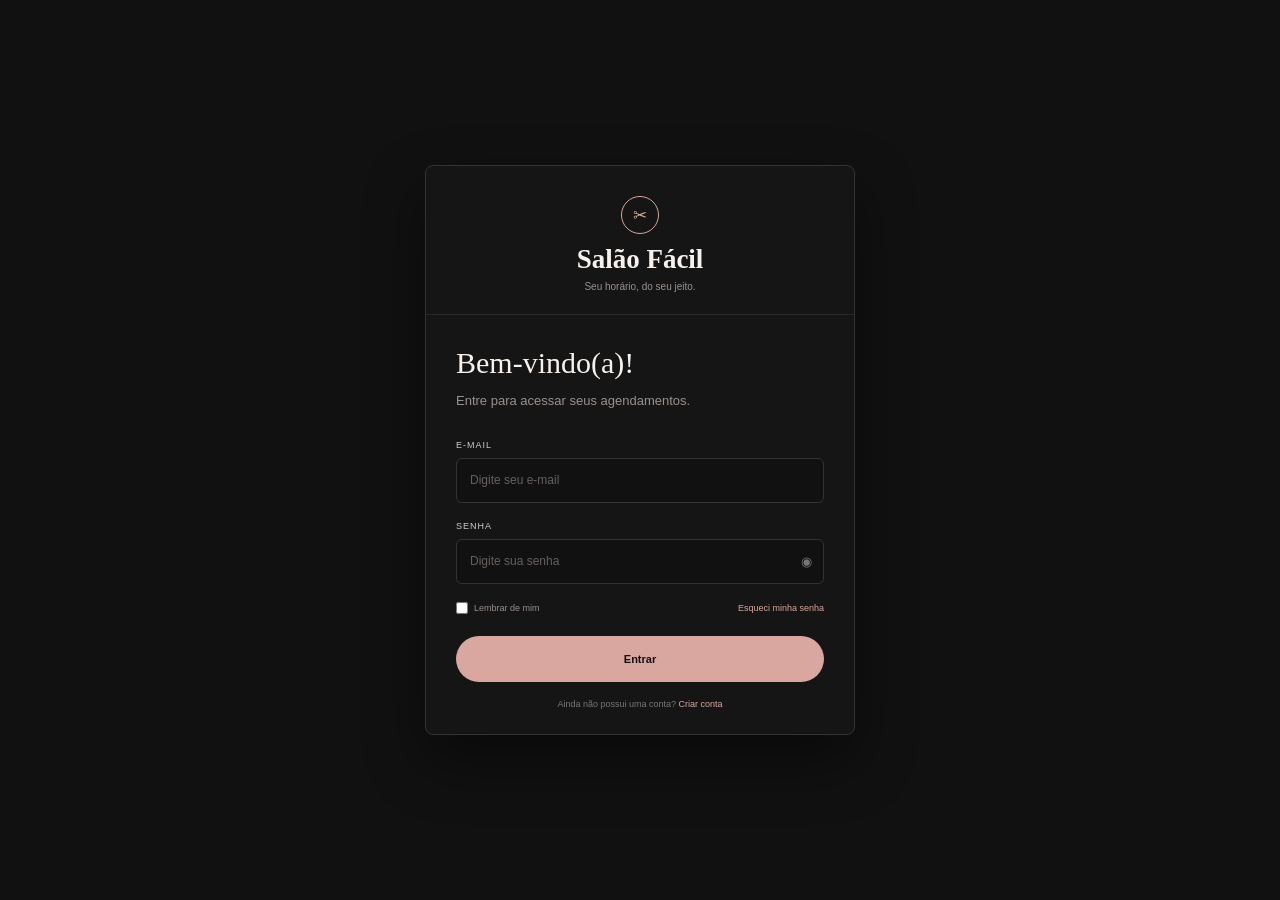
<file: projeto/index.html>
<!DOCTYPE html>
<html lang="pt-br">

<head>

    <meta charset="UTF-8">

    <meta
        name="viewport"
        content="width=device-width, initial-scale=1.0"
    >

    <title>Salão Fácil - Login</title>

    <style>

        /* ==============================
           CONFIGURAÇÕES GERAIS
        ============================== */

        * {
            margin: 0;
            padding: 0;
            box-sizing: border-box;
        }


        html {
            min-height: 100%;
        }


        body {

            min-height: 100vh;

            font-family: Arial, Helvetica, sans-serif;

            background-color: #111111;

            color: #F6F1ED;

            display: flex;

            justify-content: center;
            align-items: center;

            padding: 40px 20px;
        }


        /* ==============================
           CARD DE LOGIN
        ============================== */

        .login-container {

            width: 100%;

            max-width: 430px;

            min-height: 560px;

            background-color: #151515;

            border: 1px solid #333333;

            border-radius: 8px;

            box-shadow:
                0 25px 60px rgba(0, 0, 0, 0.45);

            display: flex;

            flex-direction: column;

            overflow: hidden;
        }


        /* ==============================
           LOGO
        ============================== */

        .logo-area {

            text-align: center;

            padding: 30px 20px 22px;

            border-bottom: 1px solid #292929;
        }


        .logo-icon {

            width: 38px;
            height: 38px;

            border: 1px solid #D9A6A0;

            border-radius: 50%;

            margin: 0 auto 10px;

            display: flex;

            justify-content: center;
            align-items: center;

            color: #D9A6A0;

            font-size: 17px;
        }


        .logo {

            font-family: Georgia, serif;

            font-size: 27px;

            color: #F6F1ED;

            font-weight: bold;
        }


        .slogan {

            margin-top: 6px;

            color: #99918D;

            font-size: 10px;
        }


        /* ==============================
           ÁREA DO FORMULÁRIO
        ============================== */

        .form-area {

            padding: 30px 30px 25px;

            flex: 1;
        }


        /* ==============================
           TÍTULO
        ============================== */

        h1 {

            font-family: Georgia, serif;

            font-size: 30px;

            line-height: 1.2;

            font-weight: normal;

            margin-bottom: 10px;

            color: #F6F1ED;
        }


        .description {

            color: #99918D;

            font-size: 13px;

            line-height: 1.6;

            margin-bottom: 28px;
        }


        /* ==============================
           CAMPOS
        ============================== */

        .form-group {

            margin-bottom: 18px;
        }


        label {

            display: block;

            color: #D0CBC8;

            font-size: 9px;

            text-transform: uppercase;

            letter-spacing: 1px;

            margin-bottom: 8px;
        }


        input {

            width: 100%;

            height: 45px;

            background-color: #111111;

            border: 1px solid #333333;

            border-radius: 6px;

            padding: 0 13px;

            color: #F6F1ED;

            outline: none;

            font-size: 12px;

            transition: 0.3s;
        }


        input::placeholder {

            color: #66605D;
        }


        input:focus {

            border-color: #D9A6A0;

            box-shadow:
                0 0 0 2px rgba(217, 166, 160, 0.08);
        }


        /* ==============================
           SENHA
        ============================== */

        .password-box {

            position: relative;
        }


        .password-box input {

            padding-right: 45px;
        }


        .password-toggle {

            position: absolute;

            right: 12px;
            top: 50%;

            transform: translateY(-50%);

            border: none;

            background: transparent;

            color: #777;

            cursor: pointer;

            font-size: 13px;
        }


        .password-toggle:hover {

            color: #D9A6A0;
        }


        /* ==============================
           LEMBRAR / ESQUECI
        ============================== */

        .options {

            display: flex;

            justify-content: space-between;

            align-items: center;

            margin: 4px 0 22px;

            font-size: 9px;
        }


        .remember {

            display: flex;

            align-items: center;

            gap: 6px;

            color: #99918D;

            text-transform: none;

            letter-spacing: 0;

            margin: 0;
        }


        .remember input {

            width: 12px;
            height: 12px;

            accent-color: #D9A6A0;
        }


        /* ==============================
           LINKS
        ============================== */

        a {

            color: #D9A6A0;

            text-decoration: none;

            transition: 0.3s;
        }


        a:hover {

            color: #F6F1ED;

            text-decoration: none;
        }


        /* ==============================
           BOTÃO ENTRAR
        ============================== */

        .login-btn {

            width: 100%;

            height: 46px;

            background-color: #D9A6A0;

            border: none;

            border-radius: 30px;

            color: #111111;

            font-weight: bold;

            font-size: 11px;

            cursor: pointer;

            transition: 0.3s;
        }


        .login-btn:hover {

            background-color: #F6F1ED;

            box-shadow:
                0 0 20px rgba(217, 166, 160, 0.15);
        }


        .login-btn:active {

            transform: scale(0.99);
        }


        /* ==============================
           CRIAR CONTA
        ============================== */

        .register {

            text-align: center;

            margin-top: 17px;

            color: #777;

            font-size: 9px;
        }


        /* ==============================
           ÁREA PROFISSIONAL
        ============================== 

        .professional {

            text-align: center;

            padding: 18px 15px;

            border-top: 1px solid #292929;

            background-color: #0D0D0D;

            color: #777;

            font-size: 9px;
        }


        .professional a {

            display: inline-block;

            margin-left: 5px;

            color: #D9A6A0;

            font-weight: bold;
        }


        .professional a:hover {

            color: #F6F1ED;
        }
*/

        /* ==============================
           MENSAGEM
        ============================== */

        .message {

            display: none;

            margin-top: 13px;

            padding: 10px;

            text-align: center;

            border-radius: 6px;

            font-size: 10px;
        }


        .message.error {

            display: block;

            background: rgba(150, 30, 30, 0.15);

            border: 1px solid #8b3030;

            color: #e58c8c;
        }


        .message.success {

            display: block;

            background: rgba(40, 120, 60, 0.15);

            border: 1px solid #3c8b50;

            color: #8cd69a;
        }


        /* ==============================
           DESKTOP
        ============================== */

        @media (min-width: 769px) {

            body {

                min-height: 100vh;

                padding: 40px 20px;
            }


            .login-container {

                width: 430px;

                max-width: 430px;

                min-height: 560px;
            }
        }


        /* ==============================
           TABLET
        ============================== */

        @media (min-width: 481px) and (max-width: 768px) {

            body {

                padding: 25px;
            }


            .login-container {

                width: 100%;

                max-width: 430px;
            }
        }


        /* ==============================
           CELULAR
        ============================== */

        @media (max-width: 480px) {

            body {

                padding: 0;

                min-height: 100vh;

                align-items: stretch;
            }


            .login-container {

                width: 100%;

                max-width: none;

                min-height: 100vh;

                border: none;

                border-radius: 0;

                box-shadow: none;
            }


            .logo-area {

                padding-top: 35px;

                padding-bottom: 22px;
            }


            .form-area {

                padding: 28px 22px 22px;
            }


            h1 {

                font-size: 28px;
            }


            .description {

                font-size: 12px;

                margin-bottom: 27px;
            }


            input {

                height: 47px;

                font-size: 12px;
            }


            .login-btn {

                height: 47px;

                font-size: 11px;
            }


            label {

                font-size: 9px;
            }


            .professional {

                padding: 17px;
            }
        }


        /* ==============================
           CELULAR PEQUENO
        ============================== */

        @media (max-width: 360px) {

            .form-area {

                padding: 22px 18px;
            }


            .logo {

                font-size: 24px;
            }


            h1 {

                font-size: 25px;
            }

        }

    </style>

</head>


<body>


    <!-- =================================
         CONTAINER PRINCIPAL
    ================================== -->

    <main class="login-container">


        <!-- =================================
             LOGO
        ================================== -->

        <section class="logo-area">

            <div class="logo-icon">
                ✂
            </div>


            <div class="logo">
                Salão Fácil
            </div>


            <div class="slogan">
                Seu horário, do seu jeito.
            </div>

        </section>


        <!-- =================================
             FORMULÁRIO
        ================================== -->

        <section class="form-area">


            <!-- TÍTULO -->

            <h1>
                Bem-vindo(a)!
            </h1>


            <p class="description">
                Entre para acessar seus agendamentos.
            </p>


            <!-- FORM -->

            <form id="loginForm">


                <!-- E-MAIL -->

                <div class="form-group">

                    <label for="email">
                        E-mail
                    </label>


                    <input
                        type="email"
                        id="email"
                        placeholder="Digite seu e-mail"
                        autocomplete="email"
                        required
                    >

                </div>


                <!-- SENHA -->

                <div class="form-group">

                    <label for="senha">
                        Senha
                    </label>


                    <div class="password-box">

                        <input
                            type="password"
                            id="senha"
                            placeholder="Digite sua senha"
                            autocomplete="current-password"
                            required
                        >


                        <button
                            type="button"
                            class="password-toggle"
                            id="eye"
                            onclick="mostrarSenha()"
                            aria-label="Mostrar senha"
                        >

                            ◉

                        </button>

                    </div>

                </div>


                <!-- OPÇÕES -->

                <div class="options">

                    <label class="remember">

                        <input
                            type="checkbox"
                            id="lembrar"
                        >

                        Lembrar de mim

                    </label>


                    <a href="recuperar-senha.html">
                          Esqueci minha senha
                    </a>
                </div>


                <!-- BOTÃO -->

                <button
                    type="submit"
                    class="login-btn"
                >

                    Entrar

                </button>


                <!-- MENSAGEM -->

                <div
                    id="message"
                    class="message"
                    aria-live="polite"
                >
                </div>


            </form>


            <!-- =================================
                 CADASTRO DA CLIENTE
            ================================== -->

            <div class="register">

                Ainda não possui uma conta?

                <a href="cadastro.html">
                    Criar conta
                </a>

            </div>


        </section>


        <!-- =================================
             ACESSO PROFISSIONAL / ADMIN
        ================================== 

        <footer class="professional">

            Profissional ou administrador?

            <a href="acesso-profissional.html">
                Acessar área profissional
            </a>

        </footer>
-->

    </main>


    <script>


        /* =================================
           MOSTRAR / OCULTAR SENHA
        ================================= */

        function mostrarSenha() {

            const senha =
                document.getElementById("senha");

            const eye =
                document.getElementById("eye");


            if (senha.type === "password") {

                senha.type = "text";

                eye.textContent = "◉";

                eye.setAttribute(
                    "aria-label",
                    "Ocultar senha"
                );

            } else {

                senha.type = "password";

                eye.textContent = "◉";

                eye.setAttribute(
                    "aria-label",
                    "Mostrar senha"
                );

            }

        }


        /* =================================
           LOGIN
        ================================= */

        document
            .getElementById("loginForm")
            .addEventListener(
                "submit",
                function(event) {

                    event.preventDefault();


                    const email =
                        document
                        .getElementById("email")
                        .value
                        .trim();


                    const senha =
                        document
                        .getElementById("senha")
                        .value
                        .trim();


                    const message =
                        document
                        .getElementById("message");


                    /* LIMPA MENSAGEM */

                    message.className =
                        "message";

                    message.textContent = "";


                    /* VALIDA CAMPOS */

                    if (!email || !senha) {

                        message.textContent =
                            "Preencha todos os campos.";

                        message.className =
                            "message error";

                        return;
                    }


                    /* VALIDA E-MAIL */

                    if (!email.includes("@")) {

                        message.textContent =
                            "Digite um e-mail válido.";

                        message.className =
                            "message error";

                        return;
                    }


                    /* LOGIN TEMPORÁRIO */

                    message.textContent =
                        "Login validado!";

                    message.className =
                        "message success";

                    setTimeout(function() {
                         window.location.href = "agendamento.html";
                    }, 500);

                }
            );

    </script>


</body>

</html>
</file>
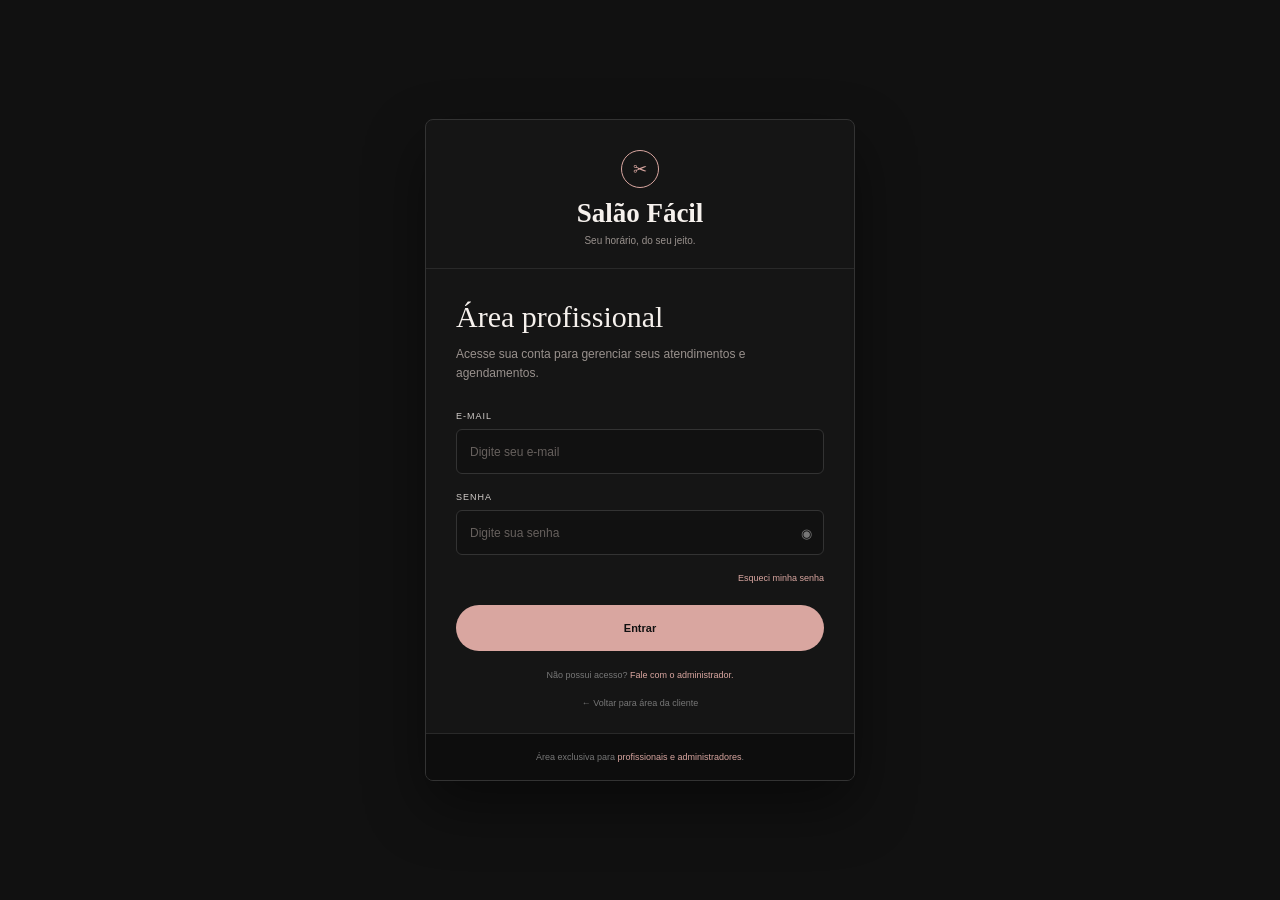
<file: projeto/acesso-profissional.html>
<!DOCTYPE html>
<html lang="pt-br">

<head>

    <meta charset="UTF-8">

    <meta
        name="viewport"
        content="width=device-width, initial-scale=1.0"
    >

    <title>Salão Fácil - Área Profissional</title>

    <style>

        * {
            margin: 0;
            padding: 0;
            box-sizing: border-box;
        }


        body {

            min-height: 100vh;

            font-family: Arial, Helvetica, sans-serif;

            background-color: #111111;

            color: #F6F1ED;

            display: flex;

            justify-content: center;
            align-items: center;

            padding: 40px 20px;
        }


        /* ==============================
           CARD
        ============================== */

        .professional-container {

            width: 100%;

            max-width: 430px;

            min-height: 560px;

            background-color: #151515;

            border: 1px solid #333333;

            border-radius: 8px;

            box-shadow:
                0 25px 60px rgba(0, 0, 0, 0.45);

            display: flex;

            flex-direction: column;

            overflow: hidden;
        }


        /* ==============================
           LOGO
        ============================== */

        .logo-area {

            text-align: center;

            padding: 30px 20px 22px;

            border-bottom: 1px solid #292929;
        }


        .logo-icon {

            width: 38px;
            height: 38px;

            border: 1px solid #D9A6A0;

            border-radius: 50%;

            margin: 0 auto 10px;

            display: flex;

            justify-content: center;
            align-items: center;

            color: #D9A6A0;

            font-size: 17px;
        }


        .logo {

            font-family: Georgia, serif;

            font-size: 27px;

            color: #F6F1ED;

            font-weight: bold;
        }


        .slogan {

            margin-top: 6px;

            color: #99918D;

            font-size: 10px;
        }


        /* ==============================
           FORMULÁRIO
        ============================== */

        .form-area {

            padding: 30px 30px 25px;

            flex: 1;
        }


        h1 {

            font-family: Georgia, serif;

            font-size: 30px;

            font-weight: normal;

            line-height: 1.2;

            margin-bottom: 10px;

            color: #F6F1ED;
        }


        .description {

            color: #99918D;

            font-size: 12px;

            line-height: 1.6;

            margin-bottom: 28px;
        }


        /* ==============================
           CAMPOS
        ============================== */

        .form-group {

            margin-bottom: 18px;
        }


        label {

            display: block;

            color: #D0CBC8;

            font-size: 9px;

            text-transform: uppercase;

            letter-spacing: 1px;

            margin-bottom: 8px;
        }


        input {

            width: 100%;

            height: 45px;

            background-color: #111111;

            border: 1px solid #333333;

            border-radius: 6px;

            padding: 0 13px;

            color: #F6F1ED;

            outline: none;

            font-size: 12px;

            transition: 0.3s;
        }


        input::placeholder {

            color: #66605D;
        }


        input:focus {

            border-color: #D9A6A0;

            box-shadow:
                0 0 0 2px rgba(217, 166, 160, 0.08);
        }


        /* ==============================
           SENHA
        ============================== */

        .password-box {

            position: relative;
        }


        .password-box input {

            padding-right: 45px;
        }


        .password-toggle {

            position: absolute;

            right: 12px;
            top: 50%;

            transform: translateY(-50%);

            border: none;

            background: transparent;

            color: #777;

            cursor: pointer;

            font-size: 13px;
        }


        .password-toggle:hover {

            color: #D9A6A0;
        }


        /* ==============================
           ESQUECI
        ============================== */

        .forgot-password {

            text-align: right;

            margin: 4px 0 22px;

            font-size: 9px;
        }


        .forgot-password a {

            color: #D9A6A0;

            text-decoration: none;
        }


        .forgot-password a:hover {

            color: #F6F1ED;
        }


        /* ==============================
           BOTÃO
        ============================== */

        .login-btn {

            width: 100%;

            height: 46px;

            background-color: #D9A6A0;

            border: none;

            border-radius: 30px;

            color: #111111;

            font-weight: bold;

            font-size: 11px;

            cursor: pointer;

            transition: 0.3s;
        }


        .login-btn:hover {

            background-color: #F6F1ED;

            box-shadow:
                0 0 20px rgba(217, 166, 160, 0.15);
        }


        .login-btn:active {

            transform: scale(0.99);
        }


        /* ==============================
           AJUDA
        ============================== */

        .access-help {

            text-align: center;

            margin-top: 17px;

            color: #777;

            font-size: 9px;

            line-height: 1.6;
        }


        .access-help span {

            color: #D9A6A0;
        }


        /* ==============================
           VOLTAR
        ============================== */

        .back {

            text-align: center;

            margin-top: 15px;

            font-size: 9px;
        }


        .back a {

            color: #777;

            text-decoration: none;
        }


        .back a:hover {

            color: #D9A6A0;
        }


        /* ==============================
           RODAPÉ
        ============================== */

        .professional {

            text-align: center;

            padding: 18px 15px;

            border-top: 1px solid #292929;

            background-color: #0D0D0D;

            color: #777;

            font-size: 9px;
        }


        .professional span {

            color: #D9A6A0;
        }


        /* ==============================
           MENSAGEM
        ============================== */

        .message {

            display: none;

            margin-top: 13px;

            padding: 10px;

            text-align: center;

            border-radius: 6px;

            font-size: 10px;
        }


        .message.error {

            display: block;

            background: rgba(150, 30, 30, 0.15);

            border: 1px solid #8b3030;

            color: #e58c8c;
        }


        .message.success {

            display: block;

            background: rgba(40, 120, 60, 0.15);

            border: 1px solid #3c8b50;

            color: #8cd69a;
        }


        /* ==============================
           CELULAR
        ============================== */

        @media (max-width: 480px) {

            body {

                padding: 0;

                min-height: 100vh;

                align-items: stretch;
            }


            .professional-container {

                width: 100%;

                max-width: none;

                min-height: 100vh;

                border: none;

                border-radius: 0;

                box-shadow: none;
            }


            .logo-area {

                padding-top: 35px;

                padding-bottom: 22px;
            }


            .form-area {

                padding: 28px 22px 22px;
            }


            h1 {

                font-size: 28px;
            }


            .description {

                font-size: 12px;

                margin-bottom: 27px;
            }


            input {

                height: 47px;

                font-size: 12px;
            }


            .login-btn {

                height: 47px;

                font-size: 11px;
            }


            .professional {

                padding: 17px;
            }
        }


        @media (max-width: 360px) {

            .form-area {

                padding: 22px 18px;
            }


            .logo {

                font-size: 24px;
            }


            h1 {

                font-size: 25px;
            }

        }

    </style>

</head>


<body>


    <main class="professional-container">


        <section class="logo-area">

            <div class="logo-icon">
                ✂
            </div>


            <div class="logo">
                Salão Fácil
            </div>


            <div class="slogan">
                Seu horário, do seu jeito.
            </div>

        </section>


        <section class="form-area">


            <h1>
                Área profissional
            </h1>


            <p class="description">
                Acesse sua conta para gerenciar
                seus atendimentos e agendamentos.
            </p>


            <form id="professionalForm">


                <div class="form-group">

                    <label for="email">
                        E-mail
                    </label>


                    <input
                        type="email"
                        id="email"
                        placeholder="Digite seu e-mail"
                        autocomplete="email"
                        required
                    >

                </div>


                <div class="form-group">

                    <label for="senha">
                        Senha
                    </label>


                    <div class="password-box">

                        <input
                            type="password"
                            id="senha"
                            placeholder="Digite sua senha"
                            autocomplete="current-password"
                            required
                        >


                        <button
                            type="button"
                            class="password-toggle"
                            id="eye"
                            onclick="mostrarSenha()"
                            aria-label="Mostrar senha"
                        >

                            ◉

                        </button>

                    </div>

                </div>


                <div class="forgot-password">

                    <a href="#">
                        Esqueci minha senha
                    </a>

                </div>


                <button
                    type="submit"
                    class="login-btn"
                >

                    Entrar

                </button>


                <div
                    id="message"
                    class="message"
                    aria-live="polite"
                >
                </div>


            </form>


            <div class="access-help">

                Não possui acesso?
                <span>Fale com o administrador.</span>

            </div>


            <!-- VOLTA DIRETAMENTE PARA index.html -->

            <div class="back">

                <a href="index.html">
                    ← Voltar para área da cliente
                </a>

            </div>


        </section>


        <footer class="professional">

            Área exclusiva para
            <span>profissionais e administradores</span>.

        </footer>


    </main>


    <script>

        function mostrarSenha() {

            const senha =
                document.getElementById("senha");

            const eye =
                document.getElementById("eye");


            if (senha.type === "password") {

                senha.type = "text";

                eye.textContent = "◉";

                eye.setAttribute(
                    "aria-label",
                    "Ocultar senha"
                );

            } else {

                senha.type = "password";

                eye.textContent = "◉";

                eye.setAttribute(
                    "aria-label",
                    "Mostrar senha"
                );

            }

        }


        document
            .getElementById("professionalForm")
            .addEventListener(
                "submit",
                function(event) {

                    event.preventDefault();


                    const email =
                        document
                        .getElementById("email")
                        .value
                        .trim();


                    const senha =
                        document
                        .getElementById("senha")
                        .value
                        .trim();


                    const message =
                        document
                        .getElementById("message");


                    message.className =
                        "message";

                    message.textContent = "";


                    if (!email || !senha) {

                        message.textContent =
                            "Preencha todos os campos.";

                        message.className =
                            "message error";

                        return;
                    }


                    if (!email.includes("@")) {

                        message.textContent =
                            "Digite um e-mail válido.";

                        message.className =
                            "message error";

                        return;
                    }


                    message.textContent =
                        "Acesso validado!";

                    message.className =
                        "message success";

                }
            );

    </script>


</body>

</html>
</file>
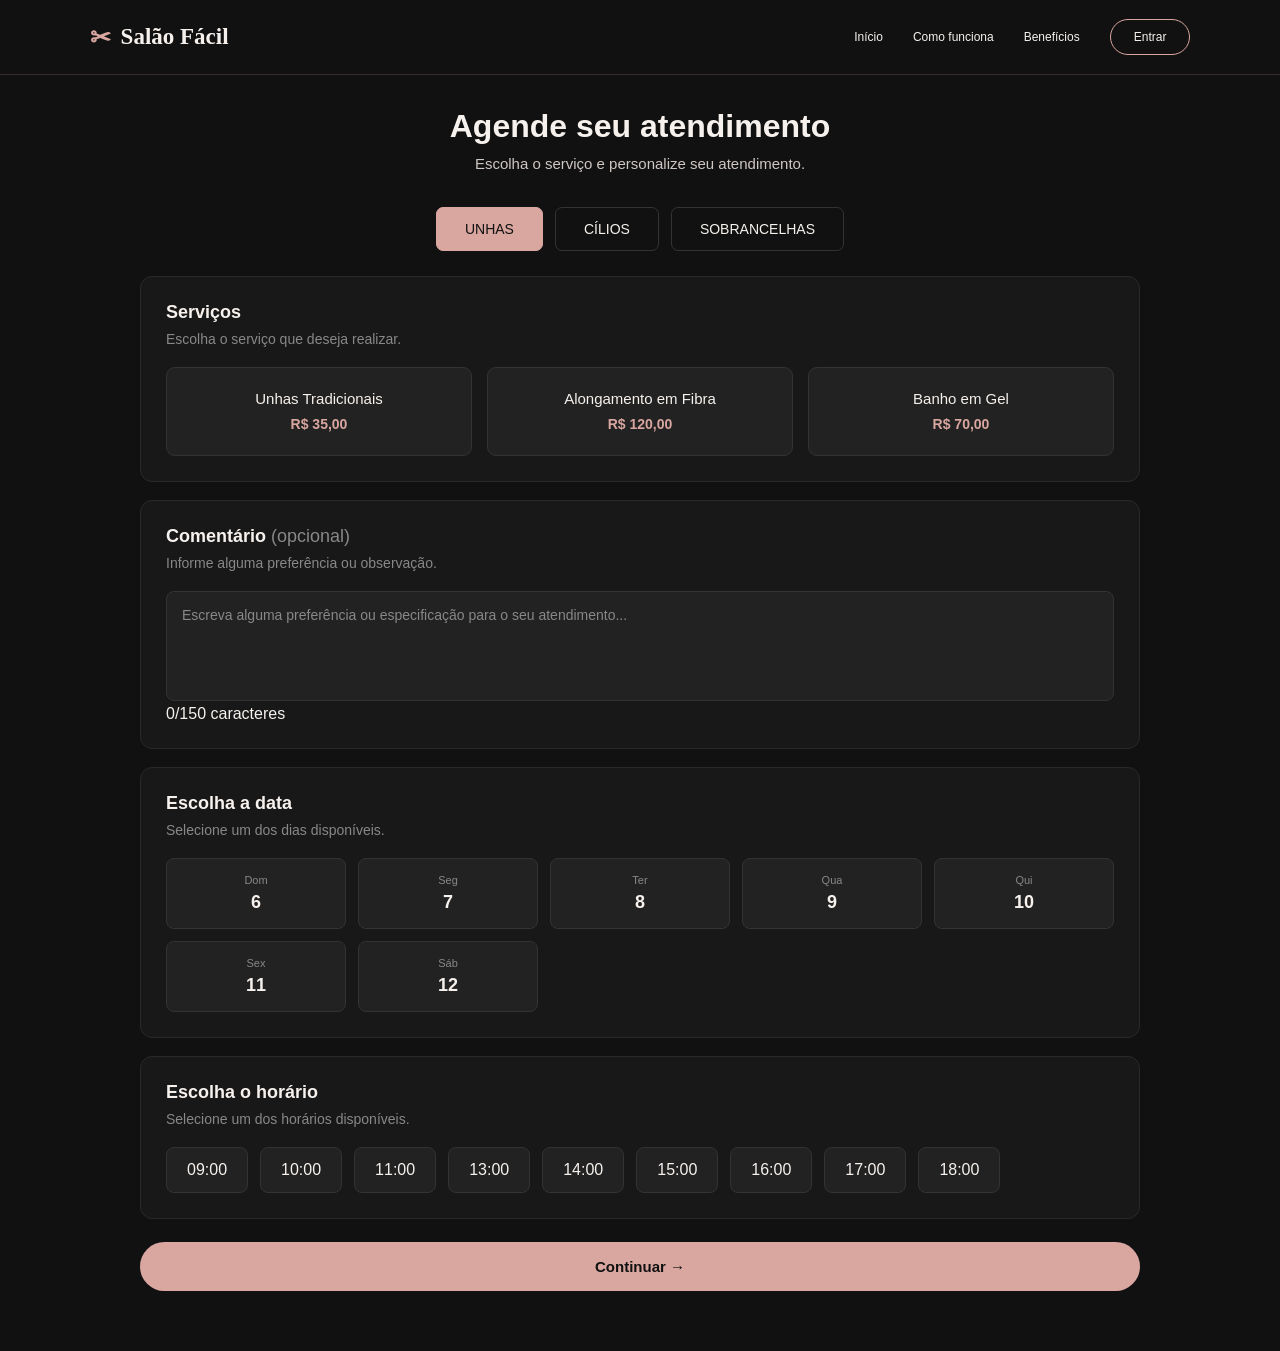
<file: projeto/agendamento.html>
<!DOCTYPE html>
<html lang="pt-BR">

<head>
    <meta charset="UTF-8">
    <meta name="viewport" content="width=device-width, initial-scale=1.0">
 
      <!-- CSS DO MENU COMPARTILHADO -->
      <link rel="stylesheet" href="css/menu.css"> 

    <title>Salão Fácil - Agendamento</title>

    <style>

        * {
            margin: 0;
            padding: 0;
            box-sizing: border-box;
        }

        body {
            font-family: Arial, sans-serif;
            background: #111111;
            color: #F6F1ED;
            min-height: 100vh;
        }

        /* ==============================
           HEADER
        ============================== */

        header {
            width: 100%;
            padding: 25px 8%;
            display: flex;
            justify-content: space-between;
            align-items: center;
        }

        .logo {
            color: #D9A6A0;
            font-size: 24px;
            font-weight: bold;
        }

        .logo span {
            margin-right: 7px;
        }

        .entrar {
            color: #F6F1ED;
            text-decoration: none;
            font-size: 14px;
            border: 1px solid #333333;
            padding: 10px 18px;
            border-radius: 7px;
            transition: 0.2s;
        }

        .entrar:hover {
            color: #111111;
            background: #D9A6A0;
            border-color: #D9A6A0;
        }

        /* ==============================
           CONTAINER
        ============================== */

        .container {
            width: 90%;
            max-width: 1000px;
            margin: 20px auto 60px;
        }

        /* ==============================
           TÍTULO
        ============================== */

        .titulo {
            text-align: center;
            margin-bottom: 35px;
        }

        .titulo h1 {
            font-size: 32px;
            margin-bottom: 10px;
            color: #F6F1ED;
        }

        .titulo p {
            color: #cfc7c3;
            font-size: 15px;
        }

        /* ==============================
           CATEGORIAS
        ============================== */

        .categorias {
            display: flex;
            justify-content: center;
            gap: 12px;
            margin-bottom: 25px;
            flex-wrap: wrap;
        }

        .categoria {
            background: transparent;
            border: 1px solid #333333;
            color: #F6F1ED;
            padding: 13px 28px;
            border-radius: 7px;
            cursor: pointer;
            font-size: 14px;
            transition: 0.2s;
        }

        .categoria:hover {
            border-color: #D9A6A0;
        }

        .categoria.ativa {
            background: #D9A6A0;
            color: #111111;
            border-color: #D9A6A0;
        }

        /* ==============================
           SEÇÕES
        ============================== */

        .secao {
            background: #181818;
            border: 1px solid #292929;
            border-radius: 12px;
            padding: 25px;
            margin-bottom: 18px;
        }

        .secao h2 {
            font-size: 18px;
            margin-bottom: 8px;
            color: #F6F1ED;
        }

        .descricao-secao {
            color: #888888;
            font-size: 14px;
            margin-bottom: 20px;
        }

        /* ==============================
           SERVIÇOS
        ============================== */

        .servicos {
            display: grid;
            grid-template-columns: repeat(3, 1fr);
            gap: 15px;
        }

        .servico {
            background: #222222;
            border: 1px solid #333333;
            border-radius: 9px;
            padding: 22px 15px;
            text-align: center;
            cursor: pointer;
            transition: 0.2s;
        }

        .servico:hover {
            border-color: #D9A6A0;
            transform: translateY(-2px);
        }

        .servico.selecionado {
            border-color: #D9A6A0;
            background: #251f20;
            box-shadow: 0 0 0 1px #D9A6A0;
        }

        .servico h3 {
            font-size: 15px;
            font-weight: normal;
            color: #F6F1ED;
            margin-bottom: 8px;
        }

        .preco {
            color: #D9A6A0;
            font-size: 14px;
            font-weight: bold;
        }

        /* ==============================
           PERSONALIZAÇÃO
        ============================== */

        .personalizacao {
            display: none;
        }

        .personalizacao.visivel {
            display: block;
        }

        .opcoes {
            display: flex;
            flex-wrap: wrap;
            gap: 12px;
        }

        .opcao {
            background: #222222;
            border: 1px solid #333333;
            color: #F6F1ED;
            border-radius: 8px;
            padding: 13px 18px;
            cursor: pointer;
            transition: 0.2s;
            font-size: 14px;
        }

        .opcao:hover {
            border-color: #D9A6A0;
        }

        .opcao.selecionada {
            border-color: #D9A6A0;
            background: #251f20;
        }

        /* ==============================
           CORES
        ============================== */

        .cores {
            display: flex;
            flex-wrap: wrap;
            gap: 18px;
        }

        .cor {
            cursor: pointer;
            text-align: center;
        }

        .cor input {
            display: none;
        }

        .bolinha {
            width: 40px;
            height: 40px;
            border-radius: 50%;
            display: block;
            border: 2px solid transparent;
            transition: 0.2s;
        }

        .cor input:checked + .bolinha {
            border-color: #F6F1ED;
            box-shadow: 0 0 0 2px #D9A6A0;
        }

        .nome-cor {
            display: block;
            margin-top: 7px;
            font-size: 12px;
            color: #cfc7c3;
        }

        .vermelho {
            background: #9E1B32;
        }

        .bordo {
            background: #5C1024;
        }

        .rosa {
            background: #D98C9B;
        }

        .nude {
            background: #C9A58D;
        }

        .branco {
            background: #F5F5F5;
        }

        .preto {
            background: #050505;
            border: 1px solid #555555;
        }
        

        /* ==============================
           COMENTÁRIO
        ============================== */

        textarea {
            width: 100%;
            min-height: 110px;
            resize: none;
             box-sizing: border-box;
            background: #222222;
            border: 1px solid #333333;
            border-radius: 8px;
            padding: 15px;
            color: #F6F1ED;
            font-family: Arial, sans-serif;
            font-size: 14px;
            outline: none;
        }

        textarea:focus {
            border-color: #D9A6A0;
        }

        textarea::placeholder {
            color: #888888;
        }

        /* ==============================
           DATAS
        ============================== */

        .datas {
            display: grid;
            grid-template-columns: repeat(5, 1fr);
            gap: 12px;
        }

        .data {
            background: #222222;
            border: 1px solid #333333;
            border-radius: 8px;
            padding: 15px 8px;
            text-align: center;
            cursor: pointer;
            transition: 0.2s;
        }

        .data:hover {
            border-color: #D9A6A0;
        }

        .data.selecionada {
            background: #251f20;
            border-color: #D9A6A0;
        }

        .data .dia-semana {
            display: block;
            color: #888888;
            font-size: 11px;
            margin-bottom: 6px;
        }

        .data .numero {
            display: block;
            color: #F6F1ED;
            font-size: 18px;
            font-weight: bold;
        }

        /* ==============================
           HORÁRIOS
        ============================== */

        .horarios {
            display: flex;
            flex-wrap: wrap;
            gap: 12px;
        }

        .horario {
            background: #222222;
            border: 1px solid #333333;
            color: #F6F1ED;
            border-radius: 8px;
            padding: 13px 20px;
            cursor: pointer;
            transition: 0.2s;
        }

        .horario:hover {
            border-color: #D9A6A0;
        }

        .horario.selecionado {
            background: #251f20;
            border-color: #D9A6A0;
        }

        /* ==============================
           RESUMO
        ============================== */

        .resumo {
            display: none;
        }

        .resumo.visivel {
            display: block;
        }

        .resumo-linha {
            display: flex;
            justify-content: space-between;
            align-items: center;
            padding: 13px 0;
            border-bottom: 1px solid #292929;
            gap: 20px;
        }

        .resumo-linha:last-child {
            border-bottom: none;
        }

        .resumo-linha .label {
            color: #888888;
            font-size: 14px;
        }

        .resumo-linha .valor {
            color: #F6F1ED;
            font-size: 14px;
            text-align: right;
        }

        .resumo-linha.total {
            margin-top: 5px;
            padding-top: 18px;
        }

        .resumo-linha.total .label {
            color: #F6F1ED;
            font-weight: bold;
        }

        .resumo-linha.total .valor {
            color: #D9A6A0;
            font-size: 18px;
            font-weight: bold;
        }

        /* ==============================
           BOTÃO
        ============================== */

        .continuar {
            width: 100%;
            border: none;
            border-radius: 30px;
            padding: 16px;
            background: #D9A6A0;
            color: #111111;
            font-size: 15px;
            font-weight: bold;
            cursor: pointer;
            transition: 0.2s;
            margin-top: 5px;
        }

        .continuar:hover {
            opacity: 0.9;
        }

        /* ==============================
           ESCONDER SEÇÕES
        ============================== */

        .oculto {
            display: none;
        }

        /* ==============================
           RESPONSIVO
        ============================== */

        @media (max-width: 700px) {

            header {
                padding: 20px 5%;
            }

            .container {
                width: 92%;
                margin-top: 15px;
            }

            .titulo h1 {
                font-size: 27px;
            }

            .servicos {
                grid-template-columns: 1fr;
            }

            .datas {
                grid-template-columns: repeat(3, 1fr);
            }

            .categoria {
                flex: 1;
                padding: 13px 10px;
            }

            .secao {
                padding: 20px;
            }
        }

    </style>
</head>

<body>
      <!-- Carrega o menu compartilhado -->
      <script src="js/menu.js"></script>

    <!-- ==============================
         HEADER
    ============================== -->

    <header>

        <div class="logo">
            <span>✂</span> Salão Fácil
        </div>

        <!-- AGORA VAI PARA O INDEX.HTML -->

        <a href="index.html" class="entrar">
            Entrar
        </a>

    </header>

    <main class="container">

        <!-- ==============================
             TÍTULO
        ============================== -->

        <div class="titulo">

            <h1>Agende seu atendimento</h1>

            <p>
                Escolha o serviço e personalize seu atendimento.
            </p>

        </div>

        <!-- ==============================
             CATEGORIAS
        ============================== -->

        <div class="categorias">

            <button
                class="categoria ativa"
                data-categoria="unhas">

                UNHAS

            </button>

            <button
                class="categoria"
                data-categoria="cilios">

                CÍLIOS

            </button>

            <button
                class="categoria"
                data-categoria="sobrancelhas">

                SOBRANCELHAS

            </button>

        </div>

        <!-- ==============================
             SERVIÇOS
        ============================== -->

        <section class="secao">

            <h2>Serviços</h2>

            <p class="descricao-secao">
                Escolha o serviço que deseja realizar.
            </p>

            <div
                class="servicos"
                id="servicos">
            </div>

        </section>

        <!-- ==============================
             PERSONALIZAÇÃO
        ============================== -->

        <section
            class="secao personalizacao"
            id="personalizacao">

            <h2 id="tituloPersonalizacao">
                Personalização
            </h2>

            <p class="descricao-secao">
                Escolha como deseja realizar seu atendimento.
            </p>

            <div id="opcoesPersonalizacao"></div>

        </section>

        <!-- ==============================
             COMENTÁRIO
        ============================== -->

        <section class="secao">

            <h2>
                Comentário
                <span style="font-weight: normal; color: #888;">
                    (opcional)
                </span>
            </h2>

            <p class="descricao-secao">
                Informe alguma preferência ou observação.
            </p>

            <textarea
                id="comentario"
                placeholder="Escreva alguma preferência ou especificação para o seu atendimento..."
                maxlength="150"
             ></textarea>

             <!-- Contador de caracteres -->
                 <div class="contador-caracteres">
                   <span id="contadorComentario">0</span>/150 caracteres
                 </div>
                

        </section>

        <!-- ==============================
             DATA
        ============================== -->

        <section class="secao">

            <h2>Escolha a data</h2>

            <p class="descricao-secao">
                Selecione um dos dias disponíveis.
            </p>

            <div
                class="datas"
                id="datas">
            </div>

        </section>

        <!-- ==============================
             HORÁRIO
        ============================== -->

        <section class="secao">

            <h2>Escolha o horário</h2>

            <p class="descricao-secao">
                Selecione um dos horários disponíveis.
            </p>

            <div
                class="horarios"
                id="horarios">
            </div>

        </section>

        <!-- ==============================
             RESUMO
        ============================== -->

        <section
            class="secao resumo"
            id="resumo">

            <h2>Resumo do agendamento</h2>

            <div class="resumo-linha">

                <span class="label">
                    Serviço
                </span>

                <span
                    class="valor"
                    id="resumoServico">
                    —
                </span>

            </div>

            <div class="resumo-linha">

                <span class="label">
                    Personalização
                </span>

                <span
                    class="valor"
                    id="resumoPersonalizacao">
                    —
                </span>

            </div>

            <div class="resumo-linha">

                <span class="label">
                    Comentário
                </span>

                <span
                    class="valor"
                    id="resumoComentario">
                    —
                </span>

            </div>

            <div class="resumo-linha">

                <span class="label">
                    Data
                </span>

                <span
                    class="valor"
                    id="resumoData">
                    —
                </span>

            </div>

            <div class="resumo-linha">

                <span class="label">
                    Horário
                </span>

                <span
                    class="valor"
                    id="resumoHorario">
                    —
                </span>

            </div>

            <div class="resumo-linha total">

                <span class="label">
                    Valor total
                </span>

                <span
                    class="valor"
                    id="resumoValor">
                    R$ 0,00
                </span>

            </div>

        </section>

        <!-- ==============================
             CONTINUAR
        ============================== -->

        <button
            class="continuar"
            onclick="continuarAgendamento()">

            Continuar →

        </button>

    </main>

    <script>

    /* ==============================
       SERVIÇOS
    ============================== */

    const dados = {

        unhas: [

            {
                nome: "Unhas Tradicionais",
                preco: 35
            },

            {
                nome: "Alongamento em Fibra",
                preco: 120
            },

            {
                nome: "Banho em Gel",
                preco: 70
            }

        ],

        cilios: [

            {
                nome: "Volumes",
                semPreco: true
            }

        ],

        sobrancelhas: [

            {
                nome: "Design de Sobrancelhas",
                semPreco: true
            }

        ]

    };


    /* ==============================
       PERSONALIZAÇÕES
    ============================== */

    const personalizacoes = {

        "Unhas Tradicionais": {

            tipo: "cores",

            titulo: "Escolha a cor do esmalte"

        },

        "Alongamento em Fibra": {

            tipo: "cores",

            titulo: "Escolha a cor do esmalte"

        },

        "Banho em Gel": {

            tipo: "cores",

            titulo: "Escolha a cor do esmalte"

        },


        /* ==============================
           CÍLIOS
        ============================== */

        "Volumes": {

            tipo: "opcoes",

            titulo: "Escolha o modelo dos cílios",

            opcoes: [

                {
                    nome: "Brasileiro",
                    preco: 150
                },

                {
                    nome: "5D",
                    preco: 150
                },

                {
                    nome: "Fox",
                    preco: 170
                }

            ]

        },


        /* ==============================
           SOBRANCELHAS
        ============================== */

        "Design de Sobrancelhas": {

            tipo: "opcoes",

            titulo: "Escolha a personalização",

            opcoes: [

                {
                    nome: "Design com henna",
                    preco: 40
                },

                {
                    nome: "Design simples",
                    preco: 30
                },

                {
                    nome: "Brow Lamination",
                    preco: 150
                }

            ]

        }

    };


    /* ==============================
       ELEMENTOS
    ============================== */

    const servicosContainer =
        document.getElementById("servicos");

    const personalizacao =
        document.getElementById("personalizacao");

    const tituloPersonalizacao =
        document.getElementById("tituloPersonalizacao");

    const opcoesPersonalizacao =
        document.getElementById("opcoesPersonalizacao");

    const datasContainer =
        document.getElementById("datas");

    const horariosContainer =
        document.getElementById("horarios");

    const resumo =
        document.getElementById("resumo");


    /* ==============================
       VARIÁVEIS
    ============================== */

    let servicoSelecionado = "";

    let precoSelecionado = 0;

    let personalizacaoSelecionada = "";

    let precoPersonalizacao = 0;

    let dataSelecionada = "";

    let horarioSelecionado = "";


    /* ==============================
       MOSTRAR SERVIÇOS
    ============================== */

    function mostrarServicos(categoria) {

        servicosContainer.innerHTML = "";

        /*
            Esconde a personalização enquanto
            nenhum serviço estiver selecionado.
        */

        personalizacao.classList.remove(
            "visivel"
        );


        dados[categoria].forEach(servico => {

            const card =
                document.createElement("div");

            card.className = "servico";


            /*
                Se o serviço tiver semPreco: true,
                não mostra nenhum valor.
            */

            if (servico.semPreco) {

                card.innerHTML = `
                    <h3>${servico.nome}</h3>
                `;

            } else {

                card.innerHTML = `
                    <h3>${servico.nome}</h3>

                    <span class="preco">
                        R$ ${servico.preco
                            .toFixed(2)
                            .replace(".", ",")}
                    </span>
                `;

            }


            /* ==============================
               CLIQUE NO SERVIÇO
            ============================== */

            card.addEventListener(
                "click",
                () => {

                    document
                        .querySelectorAll(".servico")
                        .forEach(item => {

                            item.classList.remove(
                                "selecionado"
                            );

                        });


                    card.classList.add(
                        "selecionado"
                    );


                    selecionarServico(
                        servico.nome,
                        servico.preco || 0
                    );

                }
            );


            servicosContainer.appendChild(
                card
            );

        });


        /*
            Limpa as seleções anteriores.
        */

        servicoSelecionado = "";

        precoSelecionado = 0;

        personalizacaoSelecionada = "";

        precoPersonalizacao = 0;

        atualizarResumo();

    }


/* ==============================
       SELECIONAR SERVIÇO
    ============================== */

    function selecionarServico(
        servico,
        preco
    ) {

        servicoSelecionado = servico;

        precoSelecionado = preco;

        precoPersonalizacao = 0;

        personalizacaoSelecionada = "";


        const dadosServico =
            personalizacoes[servico];


        /*
            Abre a personalização.
        */

        personalizacao.classList.add(
            "visivel"
        );


        tituloPersonalizacao.textContent =
            dadosServico.titulo;


        opcoesPersonalizacao.innerHTML = "";


        /* ==============================
           PERSONALIZAÇÃO POR CORES
        ============================== */

        if (
            dadosServico.tipo === "cores"
        ) {

            const cores =
                document.createElement("div");

            cores.className = "cores";


            const listaCores = [

                ["vermelho", "Vermelho"],

                ["bordo", "Bordô"],

                ["rosa", "Rosa"],

                ["nude", "Nude"],

                ["branco", "Branco"],

                ["preto", "Preto"]

                
            ];


            listaCores.forEach(cor => {

                const label =
                    document.createElement("label");

                label.className = "cor";


                label.innerHTML = `

                    <input
                        type="radio"
                        name="cor"
                        value="${cor[1]}"
                    >

                    <span
                        class="bolinha ${cor[0]}"
                    ></span>

                    <span class="nome-cor">
                        ${cor[1]}
                    </span>

                `;


                const input =
                    label.querySelector("input");


                input.addEventListener(
                    "change",
                    () => {

                        personalizacaoSelecionada =
                            input.value;

                        precoPersonalizacao = 0;

                        atualizarResumo();

                    }
                );


                cores.appendChild(
                    label
                );

            });


            opcoesPersonalizacao.appendChild(
                cores
            );

        }


        /* ==============================
           PERSONALIZAÇÃO POR OPÇÕES
        ============================== */

        if (
            dadosServico.tipo === "opcoes"
        ) {

            const opcoes =
                document.createElement("div");

            opcoes.className = "opcoes";


            dadosServico.opcoes.forEach(
                opcao => {

                    const botao =
                        document.createElement("div");

                    botao.className = "opcao";


                    botao.innerHTML = `

                        <span>
                            ${opcao.nome}
                        </span>

                        <span style="
                            color: #D9A6A0;
                            margin-left: 8px;
                            font-weight: bold;
                        ">
                            R$ ${opcao.preco
                                .toFixed(2)
                                .replace(".", ",")}
                        </span>

                    `;


                    botao.addEventListener(
                        "click",
                        () => {

                            opcoes
                                .querySelectorAll(".opcao")
                                .forEach(item => {

                                    item.classList.remove(
                                        "selecionada"
                                    );

                                });


                            botao.classList.add(
                                "selecionada"
                            );


                            personalizacaoSelecionada =
                                opcao.nome;


                            precoPersonalizacao =
                                opcao.preco;


                            atualizarResumo();

                        }
                    );


                    opcoes.appendChild(
                        botao
                    );

                }
            );


            opcoesPersonalizacao.appendChild(
                opcoes
            );

        }


        atualizarResumo();

    }

 /* ==============================
       DATAS
    ============================== */

    function gerarDatas() {

        datasContainer.innerHTML = "";

        const hoje = new Date();


        const diasSemana = [

            "Dom",
            "Seg",
            "Ter",
            "Qua",
            "Qui",
            "Sex",
            "Sáb"

        ];


        for (
            let i = 1;
            i <= 7;
            i++
        ) {

            const data =
                new Date(hoje);

            data.setDate(
                hoje.getDate() + i
            );


            const dataFormatada =
                data.toLocaleDateString(
                    "pt-BR"
                );


            const dia =
                document.createElement("div");

            dia.className = "data";


            dia.innerHTML = `

                <span class="dia-semana">
                    ${diasSemana[data.getDay()]}
                </span>

                <span class="numero">
                    ${data.getDate()}
                </span>

            `;


            dia.addEventListener(
                "click",
                () => {

                    document
                        .querySelectorAll(".data")
                        .forEach(item => {

                            item.classList.remove(
                                "selecionada"
                            );

                        });


                    dia.classList.add(
                        "selecionada"
                    );


                    dataSelecionada =
                        dataFormatada;


                    atualizarResumo();

                }
            );


            datasContainer.appendChild(
                dia
            );

        }

    }


    /* ==============================
       HORÁRIOS
    ============================== */

    function gerarHorarios() {

        horariosContainer.innerHTML = "";


        const horarios = [

            "09:00",
            "10:00",
            "11:00",
            "13:00",
            "14:00",
            "15:00",
            "16:00",
            "17:00",
            "18:00"

        ];


        horarios.forEach(horario => {

            const botao =
                document.createElement("div");

            botao.className = "horario";

            botao.textContent =
                horario;


            botao.addEventListener(
                "click",
                () => {

                    document
                        .querySelectorAll(".horario")
                        .forEach(item => {

                            item.classList.remove(
                                "selecionado"
                            );

                        });


                    botao.classList.add(
                        "selecionado"
                    );


                    horarioSelecionado =
                        horario;


                    atualizarResumo();

                }
            );


            horariosContainer.appendChild(
                botao
            );

        });

    }


    /* ==============================
       RESUMO
    ============================== */

    function atualizarResumo() {

        document.getElementById(
            "resumoServico"
        ).textContent =
            servicoSelecionado || "—";


        document.getElementById(
            "resumoPersonalizacao"
        ).textContent =
            personalizacaoSelecionada || "—";


        const comentario =
            document.getElementById(
                "comentario"
            ).value;


        document.getElementById(
            "resumoComentario"
        ).textContent =
            comentario || "—";


        document.getElementById(
            "resumoData"
        ).textContent =
            dataSelecionada || "—";


        document.getElementById(
            "resumoHorario"
        ).textContent =
            horarioSelecionado || "—";


        /*
            O valor do serviço + personalização.
        */

        const valorTotal =
            precoSelecionado +
            precoPersonalizacao;


        document.getElementById(
            "resumoValor"
        ).textContent =
            "R$ " +
            valorTotal
                .toFixed(2)
                .replace(".", ",");


        if (
            servicoSelecionado ||
            personalizacaoSelecionada ||
            dataSelecionada ||
            horarioSelecionado
        ) {

            resumo.classList.add(
                "visivel"
            );

        }

    }
       /* ==============================
       CATEGORIAS
    ============================== */

    document
        .querySelectorAll(".categoria")
        .forEach(botao => {

            botao.addEventListener(
                "click",
                () => {

                    document
                        .querySelectorAll(
                            ".categoria"
                        )
                        .forEach(item => {

                            item.classList.remove(
                                "ativa"
                            );

                        });


                    botao.classList.add(
                        "ativa"
                    );


                    mostrarServicos(
                        botao.dataset.categoria
                    );

                }
            );

        });


    /* ==============================
       COMENTÁRIO
    ============================== */

    document
        .getElementById("comentario")
        .addEventListener(
            "input",
            atualizarResumo
        );


    /* ==============================
       CONTINUAR
    ============================== */

 
function continuarAgendamento() {
    const comentario = document.getElementById("comentario").value;

    if (!servicoSelecionado) {
        alert("Selecione um serviço.");
        return;
    }

    if (!personalizacaoSelecionada) {
        alert("Escolha uma personalização.");
        return;
    }

    if (!dataSelecionada) {
        alert("Escolha uma data.");
        return;
    }

    if (!horarioSelecionado) {
        alert("Escolha um horário.");
        return;
    }

    const valorTotal = precoSelecionado + precoPersonalizacao;

    const agendamento = {
        servico: servicoSelecionado,
        personalizacao: personalizacaoSelecionada,
        comentario: comentario,
        data: dataSelecionada,
        horario: horarioSelecionado,
        valor: valorTotal
    };

    // Salva os dados antes de verificar o login
    localStorage.setItem(
        "agendamentoSalaoFacil",
        JSON.stringify(agendamento)
    );

    // Verifica se existe indicação de login
    const clienteLogado = localStorage.getItem("clienteLogado");

    if (clienteLogado !== "true") {
        alert("Para continuar com o agendamento, faça login ou crie sua conta.");
        localStorage.setItem("voltarParaPagamento", "true");
        window.location.href = "index.html";
        return;
    }

    window.location.href = "pagamento.html";
}



    /* ==============================
       INICIALIZAÇÃO
    ============================== */

    mostrarServicos("unhas");

    gerarDatas();

    gerarHorarios();

</script>

    </script>

    <script>
       const comentario = document.getElementById("comentario");
       const contadorComentario = document.getElementById("contadorComentario");

     comentario.addEventListener("input", function () {
     contadorComentario.textContent = comentario.value.length;
     });
    </script>
</body>
 
    
</html>
</file>
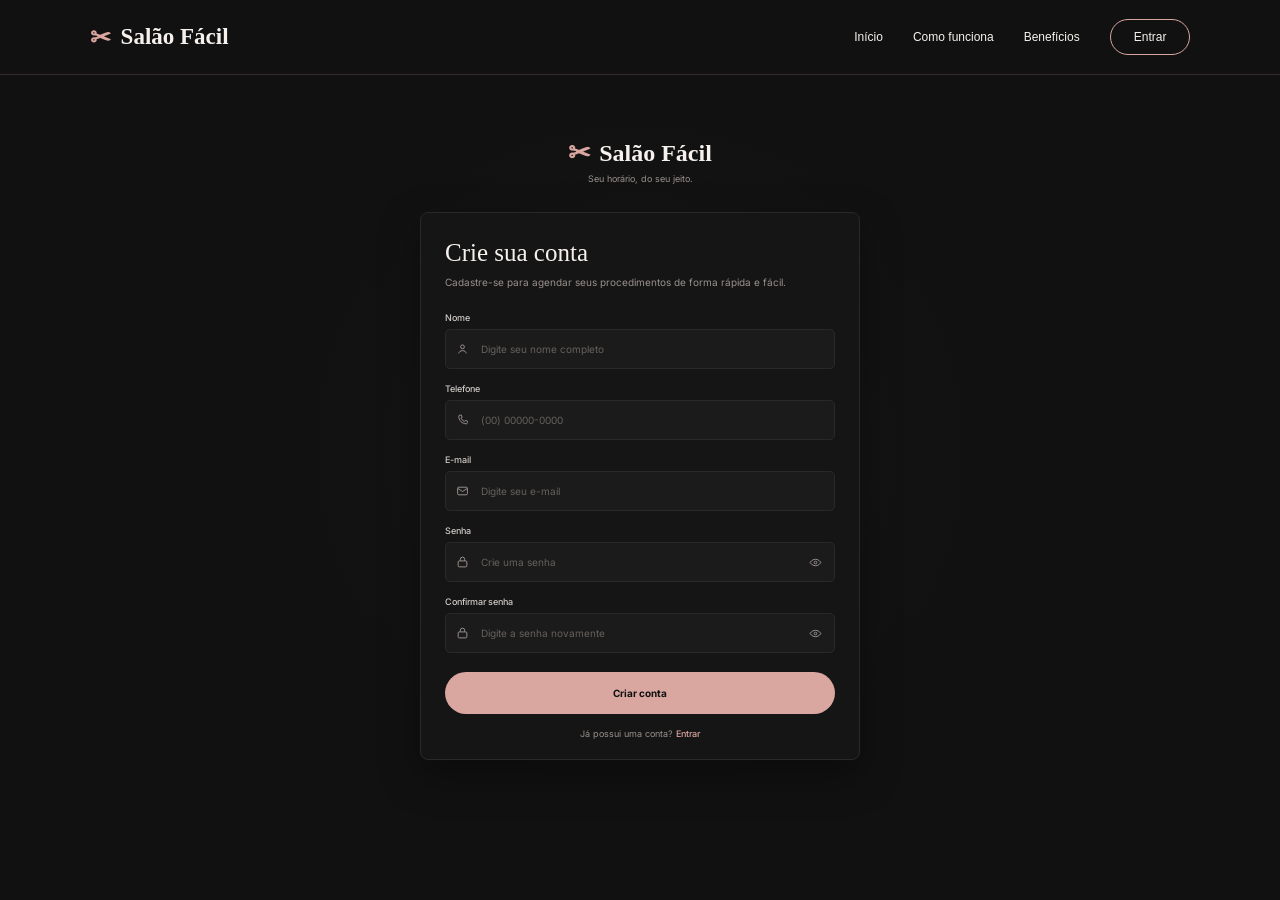
<file: projeto/cadastro.html>
<!DOCTYPE html>
<html lang="pt-BR">

<head>

    <meta charset="UTF-8">
    <meta name="viewport" content="width=device-width, initial-scale=1.0">

    <!-- CSS DO MENU COMPARTILHADO -->
      <link rel="stylesheet" href="css/menu.css"> 

    <title>Cadastro | Salão Fácil</title>

    <link rel="preconnect" href="https://fonts.googleapis.com">
    <link rel="preconnect" href="https://fonts.gstatic.com" crossorigin>

    <link href="https://fonts.googleapis.com/css2?family=Inter:wght@400;500;600;700&display=swap" rel="stylesheet">

    <style>

        /* =====================================================
           PALETA DO LANDING
        ===================================================== */

        /*
            Fundo principal: #111111
            Fundo secundário: #0D0D0D
            Card: #151515
            Campo: #1B1B1B
            Rosa principal: #D9A6A0
            Rosa hover: #E6B8B2
            Branco: #F6F1ED
            Texto secundário: #99918D
            Texto suave: #D0CBC8
            Bordas: #292929
        */


        /* =====================================================
           RESET
        ===================================================== */

        * {
            margin: 0;
            padding: 0;
            box-sizing: border-box;
        }


        html,
        body {
            width: 100%;
            min-height: 100%;
        }


        body {

            font-family: "Inter", Arial, Helvetica, sans-serif;

            background-color: #111111;

            color: #F6F1ED;
        }


        button,
        input {
            font-family: inherit;
        }


        /* =====================================================
           PÁGINA
        ===================================================== */

        .page {

            min-height: 100vh;

            width: 100%;

            display: flex;

            justify-content: center;

            align-items: center;

            padding: 40px 20px;

            background:
                radial-gradient(
                    circle at center,
                    rgba(217, 166, 160, 0.035),
                    transparent 45%
                ),
                #111111;
        }


        /* =====================================================
           CONTAINER
        ===================================================== */

        .register-container {

            width: 100%;

            max-width: 440px;
        }


        /* =====================================================
           LOGO
        ===================================================== */

        .brand {

            text-align: center;

            margin-bottom: 28px;
        }


        .brand-name {

            display: flex;

            justify-content: center;

            align-items: center;

            gap: 8px;

            color: #F6F1ED;

            font-family: Georgia, serif;

            font-size: 24px;

            font-weight: bold;
        }


        .brand-icon {

            color: #D9A6A0;

            font-size: 27px;

            line-height: 1;
        }


        .brand-subtitle {

            margin-top: 6px;

            color: #99918D;

            font-size: 9px;

            font-weight: 400;
        }


        /* =====================================================
           CARD
        ===================================================== */

        .register-card {

            width: 100%;

            padding: 26px 24px 20px;

            background-color: #151515;

            border: 1px solid #292929;

            border-radius: 8px;

            box-shadow:
                0 15px 40px rgba(0, 0, 0, 0.35);
        }


        /* =====================================================
           CABEÇALHO
        ===================================================== */

        .card-title {

            color: #F6F1ED;

            font-family: Georgia, serif;

            font-size: 25px;

            font-weight: normal;

            margin-bottom: 7px;
        }


        .card-description {

            color: #99918D;

            font-size: 10px;

            line-height: 1.6;

            margin-bottom: 22px;
        }


        /* =====================================================
           FORMULÁRIO
        ===================================================== */

        .form {

            display: flex;

            flex-direction: column;

            gap: 14px;
        }


        .form-group {

            display: flex;

            flex-direction: column;
        }


        .form-label {

            margin-bottom: 6px;

            color: #D0CBC8;

            font-size: 9px;

            font-weight: 500;
        }


        /* =====================================================
           INPUT WRAPPER
        ===================================================== */

        .input-wrapper {

            position: relative;

            width: 100%;
        }


        /* =====================================================
           INPUT
        ===================================================== */

        .input {

            width: 100%;

            height: 40px;

            padding: 0 10px 0 35px;

            color: #F6F1ED;

            background-color: #1B1B1B;

            border: 1px solid #292929;

            border-radius: 5px;

            outline: none;

            font-size: 10px;

            transition:
                border-color 0.25s ease,
                box-shadow 0.25s ease,
                background-color 0.25s ease;
        }


        .input::placeholder {

            color: #66605D;
        }


        .input:hover {

            border-color: #3A3A3A;
        }


        .input:focus {

            background-color: #1D1D1D;

            border-color: #D9A6A0;

            box-shadow:
                0 0 0 2px rgba(217, 166, 160, 0.10);
        }


        /* =====================================================
           ÍCONES
        ===================================================== */

        .input-icon {

            position: absolute;

            left: 11px;

            top: 50%;

            transform: translateY(-50%);

            width: 13px;

            height: 13px;

            color: #99918D;

            pointer-events: none;
        }


        /* =====================================================
           BOTÃO MOSTRAR SENHA
        ===================================================== */

        .password-toggle {

            position: absolute;

            right: 9px;

            top: 50%;

            transform: translateY(-50%);

            border: none;

            background: transparent;

            color: #99918D;

            cursor: pointer;

            display: flex;

            align-items: center;

            justify-content: center;

            width: 22px;

            height: 22px;

            transition: 0.2s;
        }


        .password-toggle:hover {

            color: #D9A6A0;
        }


        .password-toggle svg {

            width: 13px;

            height: 13px;
        }


        /* =====================================================
           ERRO
        ===================================================== */

        .form-group.error .input {

            border-color: #C96F6F;
        }


        .form-group.error .input:focus {

            box-shadow:
                0 0 0 2px rgba(201, 111, 111, 0.10);
        }


        .error-message {

            display: none;

            margin-top: 5px;

            color: #D98585;

            font-size: 8px;

            line-height: 1.3;
        }


        .form-group.error .error-message {

            display: block;
        }


        /* =====================================================
           BOTÃO CADASTRAR
        ===================================================== */

        .submit-button {

            width: 100%;

            height: 42px;

            margin-top: 5px;

            border: none;

            border-radius: 25px;

            background-color: #D9A6A0;

            color: #111111;

            font-size: 10px;

            font-weight: 700;

            cursor: pointer;

            transition:
                background-color 0.25s ease,
                transform 0.1s ease,
                box-shadow 0.25s ease;
        }


        .submit-button:hover {

            background-color: #E6B8B2;

            box-shadow:
                0 5px 18px rgba(217, 166, 160, 0.18);
        }


        .submit-button:active {

            transform: translateY(1px);
        }


        .submit-button:focus-visible {

            outline: 2px solid #F6F1ED;

            outline-offset: 2px;
        }


        /* =====================================================
           LINK LOGIN
        ===================================================== */

        .login-link {

            margin-top: 14px;

            text-align: center;

            color: #99918D;

            font-size: 9px;
        }


        .login-link a {

            color: #D9A6A0;

            text-decoration: none;

            font-weight: 500;

            transition: 0.2s;
        }


        .login-link a:hover {

            color: #E6B8B2;

            text-decoration: underline;
        }


        /* =====================================================
           TABLET
        ===================================================== */

        @media (max-width: 768px) {

            .page {

                padding: 32px 20px;
            }


            .register-container {

                max-width: 420px;
            }


            .register-card {

                padding: 26px 22px 20px;
            }


            .brand {

                margin-bottom: 24px;
            }


            .brand-name {

                font-size: 22px;
            }


            .card-title {

                font-size: 24px;
            }


            .card-description {

                font-size: 10px;
            }


            .form {

                gap: 14px;
            }


            .form-label {

                font-size: 10px;
            }


            .input {

                height: 42px;

                font-size: 10px;
            }


            .submit-button {

                height: 44px;

                font-size: 10px;
            }


            .login-link {

                font-size: 9px;
            }
        }


        /* =====================================================
           MOBILE
        ===================================================== */

        @media (max-width: 480px) {

            .page {

                min-height: 100vh;

                align-items: flex-start;

                padding:
                    28px 16px 30px;
            }


            .register-container {

                width: 100%;

                max-width: none;
            }


            .brand {

                margin-bottom: 22px;
            }


            .brand-name {

                font-size: 21px;
            }


            .brand-subtitle {

                font-size: 9px;
            }


            .register-card {

                padding:
                    24px 18px 20px;

                border-radius: 8px;
            }


            .card-title {

                font-size: 23px;
            }


            .card-description {

                font-size: 9px;

                margin-bottom: 19px;
            }


            .form {

                gap: 13px;
            }


            .form-label {

                font-size: 9px;
            }


            .input {

                height: 44px;

                font-size: 10px;

                padding-left: 35px;
            }


            .input-icon {

                left: 11px;
            }


            .password-toggle {

                right: 10px;

                width: 22px;

                height: 22px;
            }


            .submit-button {

                height: 45px;

                margin-top: 5px;

                font-size: 10px;
            }


            .login-link {

                margin-top: 14px;

                font-size: 9px;
            }
        }


        /* =====================================================
           TELAS MUITO PEQUENAS
        ===================================================== */

        @media (max-width: 350px) {

            .page {

                padding-left: 12px;

                padding-right: 12px;
            }


            .register-card {

                padding-left: 15px;

                padding-right: 15px;
            }


            .brand-name {

                font-size: 20px;
            }


            .card-title {

                font-size: 21px;
            }
        }

    </style>

</head>


<body>
    <!-- Carrega o menu compartilhado -->
    <script src="js/menu.js"></script>
    <main class="page">

        <section class="register-container">


            <!-- MARCA -->

            <header class="brand">

                <div class="brand-name">

                    <span class="brand-icon">
                        ✂
                    </span>

                    <span>
                        Salão Fácil
                    </span>

                </div>


                <p class="brand-subtitle">
                    Seu horário, do seu jeito.
                </p>

            </header>


            <!-- CARD DE CADASTRO -->

            <div class="register-card">

                <h1 class="card-title">
                    Crie sua conta
                </h1>


                <p class="card-description">

                    Cadastre-se para agendar seus procedimentos de forma
                    rápida e fácil.

                </p>


                <form
                    class="form"
                    id="registerForm"
                    novalidate
                >


                    <!-- NOME -->

                    <div class="form-group">

                        <label
                            class="form-label"
                            for="name"
                        >
                            Nome
                        </label>


                        <div class="input-wrapper">

                            <svg
                                class="input-icon"
                                viewBox="0 0 24 24"
                                fill="none"
                                stroke="currentColor"
                                stroke-width="1.8"
                            >

                                <circle
                                    cx="12"
                                    cy="8"
                                    r="3.5"
                                />

                                <path
                                    d="M5 20c.8-3.3 3.2-5 7-5s6.2 1.7 7 5"
                                />

                            </svg>


                            <input
                                class="input"
                                type="text"
                                id="name"
                                name="name"
                                placeholder="Digite seu nome completo"
                                autocomplete="name"
                            >

                        </div>


                        <span class="error-message">
                            Informe seu nome completo.
                        </span>

                    </div>


                    <!-- TELEFONE -->

                    <div class="form-group">

                        <label
                            class="form-label"
                            for="phone"
                        >
                            Telefone
                        </label>


                        <div class="input-wrapper">

                            <svg
                                class="input-icon"
                                viewBox="0 0 24 24"
                                fill="none"
                                stroke="currentColor"
                                stroke-width="1.8"
                            >

                                <path
                                    d="M7 3h3l1.2 4-2 1.5a15 15 0 0 0 6.3 6.3l1.5-2 4 1.2v3c0 1.1-.9 2-2 2C11.3 19 5 12.7 5 5c0-1.1.9-2 2-2Z"
                                />

                            </svg>


                            <input
                                class="input"
                                type="tel"
                                id="phone"
                                name="phone"
                                placeholder="(00) 00000-0000"
                                autocomplete="tel"
                            >

                        </div>


                        <span class="error-message">
                            Informe um telefone válido.
                        </span>

                    </div>


                    <!-- EMAIL -->

                    <div class="form-group">

                        <label
                            class="form-label"
                            for="email"
                        >
                            E-mail
                        </label>


                        <div class="input-wrapper">

                            <svg
                                class="input-icon"
                                viewBox="0 0 24 24"
                                fill="none"
                                stroke="currentColor"
                                stroke-width="1.8"
                            >

                                <rect
                                    x="3"
                                    y="5"
                                    width="18"
                                    height="14"
                                    rx="2"
                                />

                                <path
                                    d="m3 7 9 6 9-6"
                                />

                            </svg>


                            <input
                                class="input"
                                type="email"
                                id="email"
                                name="email"
                                placeholder="Digite seu e-mail"
                                autocomplete="email"
                            >

                        </div>


                        <span class="error-message">
                            Digite um e-mail válido.
                        </span>

                    </div>


                    <!-- SENHA -->

                    <div class="form-group">

                        <label
                            class="form-label"
                            for="password"
                        >
                            Senha
                        </label>


                        <div class="input-wrapper">

                            <svg
                                class="input-icon"
                                viewBox="0 0 24 24"
                                fill="none"
                                stroke="currentColor"
                                stroke-width="1.8"
                            >

                                <rect
                                    x="4"
                                    y="10"
                                    width="16"
                                    height="11"
                                    rx="2"
                                />

                                <path
                                    d="M8 10V7a4 4 0 0 1 8 0v3"
                                />

                            </svg>


                            <input
                                class="input password-input"
                                type="password"
                                id="password"
                                name="password"
                                placeholder="Crie uma senha"
                                autocomplete="new-password"
                            >


                            <button
                                type="button"
                                class="password-toggle"
                                aria-label="Mostrar senha"
                                data-target="password"
                            >

                                <svg
                                    viewBox="0 0 24 24"
                                    fill="none"
                                    stroke="currentColor"
                                    stroke-width="1.8"
                                >

                                    <path
                                        d="M2 12s3.5-6 10-6 10 6 10 6-3.5 6-10 6S2 12 2 12Z"
                                    />

                                    <circle
                                        cx="12"
                                        cy="12"
                                        r="2.5"
                                    />

                                </svg>

                            </button>

                        </div>


                        <span class="error-message">
                            A senha deve ter pelo menos 6 caracteres.
                        </span>

                    </div>


                    <!-- CONFIRMAR SENHA -->

                    <div class="form-group">

                        <label
                            class="form-label"
                            for="confirmPassword"
                        >
                            Confirmar senha
                        </label>


                        <div class="input-wrapper">

                            <svg
                                class="input-icon"
                                viewBox="0 0 24 24"
                                fill="none"
                                stroke="currentColor"
                                stroke-width="1.8"
                            >

                                <rect
                                    x="4"
                                    y="10"
                                    width="16"
                                    height="11"
                                    rx="2"
                                />

                                <path
                                    d="M8 10V7a4 4 0 0 1 8 0v3"
                                />

                            </svg>


                            <input
                                class="input password-input"
                                type="password"
                                id="confirmPassword"
                                name="confirmPassword"
                                placeholder="Digite a senha novamente"
                                autocomplete="new-password"
                            >


                            <button
                                type="button"
                                class="password-toggle"
                                aria-label="Mostrar senha"
                                data-target="confirmPassword"
                            >

                                <svg
                                    viewBox="0 0 24 24"
                                    fill="none"
                                    stroke="currentColor"
                                    stroke-width="1.8"
                                >

                                    <path
                                        d="M2 12s3.5-6 10-6 10 6 10 6-3.5 6-10 6S2 12 2 12Z"
                                    />

                                    <circle
                                        cx="12"
                                        cy="12"
                                        r="2.5"
                                    />

                                </svg>

                            </button>

                        </div>


                        <span class="error-message">
                            As senhas não coincidem.
                        </span>

                    </div>


                    <!-- BOTÃO -->

                    <button
                        type="submit"
                        class="submit-button"
                    >
                        Criar conta
                    </button>

                </form>


                <!-- LINK LOGIN -->

                <p class="login-link">

                    Já possui uma conta?

                    <a href="index.html">
                        Entrar
                    </a>

                </p>

            </div>

        </section>

    </main>


    <script>

        /* =====================================================
           MOSTRAR / OCULTAR SENHA
        ===================================================== */

        const passwordButtons =
            document.querySelectorAll(".password-toggle");

        passwordButtons.forEach(button => {

            button.addEventListener("click", () => {

                const targetId =
                    button.getAttribute("data-target");

                const input =
                    document.getElementById(targetId);

                if (input.type === "password") {

                    input.type = "text";

                    button.setAttribute(
                        "aria-label",
                        "Ocultar senha"
                    );

                } else {

                    input.type = "password";

                    button.setAttribute(
                        "aria-label",
                        "Mostrar senha"
                    );
                }

            });

        });


        /* =====================================================
           MÁSCARA TELEFONE
        ===================================================== */

        const phoneInput =
            document.getElementById("phone");

        phoneInput.addEventListener("input", function () {

            let value = this.value
                .replace(/\D/g, "")
                .slice(0, 11);

            if (value.length <= 10) {

                value = value.replace(
                    /^(\d{2})(\d)/,
                    "($1) $2"
                );

                value = value.replace(
                    /(\d{4})(\d)/,
                    "$1-$2"
                );

            } else {

                value = value.replace(
                    /^(\d{2})(\d)/,
                    "($1) $2"
                );

                value = value.replace(
                    /(\d{5})(\d)/,
                    "$1-$2"
                );
            }

            this.value = value;

        });


        /* =====================================================
           VALIDAÇÃO
        ===================================================== */

        const form =
            document.getElementById("registerForm");

        function setError(input, message) {

            const group =
                input.closest(".form-group");

            group.classList.add("error");

            group.querySelector(
                ".error-message"
            ).textContent = message;

        }


        function clearError(input) {

            const group =
                input.closest(".form-group");

            group.classList.remove("error");

        }


        function validateName() {

            const input =
                document.getElementById("name");

            const value =
                input.value.trim();

            if (!value) {

                setError(
                    input,
                    "Informe seu nome completo."
                );

                return false;
            }

            if (value.split(" ").length < 2) {

                setError(
                    input,
                    "Digite nome e sobrenome."
                );

                return false;
            }

            clearError(input);

            return true;
        }


        function validatePhone() {

            const input =
                document.getElementById("phone");

            const numbers =
                input.value.replace(/\D/g, "");

            if (!numbers) {

                setError(
                    input,
                    "Informe seu telefone."
                );

                return false;
            }

            if (numbers.length < 10) {

                setError(
                    input,
                    "Informe um telefone válido."
                );

                return false;
            }

            clearError(input);

            return true;
        }


        function validateEmail() {

            const input =
                document.getElementById("email");

            const value =
                input.value.trim();

            const emailRegex =
                /^[^\s@]+@[^\s@]+\.[^\s@]+$/;

            if (!value) {

                setError(
                    input,
                    "Informe seu e-mail."
                );

                return false;
            }

            if (!emailRegex.test(value)) {

                setError(
                    input,
                    "Digite um e-mail válido."
                );

                return false;
            }

            clearError(input);

            return true;
        }


        function validatePassword() {

            const input =
                document.getElementById("password");

            const value =
                input.value;

            if (!value) {

                setError(
                    input,
                    "Informe uma senha."
                );

                return false;
            }

            if (value.length < 6) {

                setError(
                    input,
                    "A senha deve ter pelo menos 6 caracteres."
                );

                return false;
            }

            clearError(input);

            return true;
        }


        function validateConfirmPassword() {

            const input =
                document.getElementById("confirmPassword");

            const password =
                document.getElementById("password");

            if (!input.value) {

                setError(
                    input,
                    "Confirme sua senha."
                );

                return false;
            }

            if (input.value !== password.value) {

                setError(
                    input,
                    "As senhas não coincidem."
                );

                return false;
            }

            clearError(input);

            return true;
        }


        /* =====================================================
           SUBMIT
        ===================================================== */

        form.addEventListener("submit", function(event) {

            event.preventDefault();

            const nameValid =
                validateName();

            const phoneValid =
                validatePhone();

            const emailValid =
                validateEmail();

            const passwordValid =
                validatePassword();

            const confirmValid =
                validateConfirmPassword();

            if (
                nameValid &&
                phoneValid &&
                emailValid &&
                passwordValid &&
                confirmValid
            ) {

                alert("Conta criada com sucesso!");

                // Aqui futuramente você poderá
                // enviar os dados para seu backend.

            }

        });


        /* =====================================================
           VALIDAR AO SAIR DO CAMPO
        ===================================================== */

        document
            .getElementById("name")
            .addEventListener("blur", validateName);

        document
            .getElementById("phone")
            .addEventListener("blur", validatePhone);

        document
            .getElementById("email")
            .addEventListener("blur", validateEmail);

        document
            .getElementById("password")
            .addEventListener("blur", validatePassword);

        document
            .getElementById("confirmPassword")
            .addEventListener(
                "blur",
                validateConfirmPassword
            );

    </script>

</body>

</html>
</file>
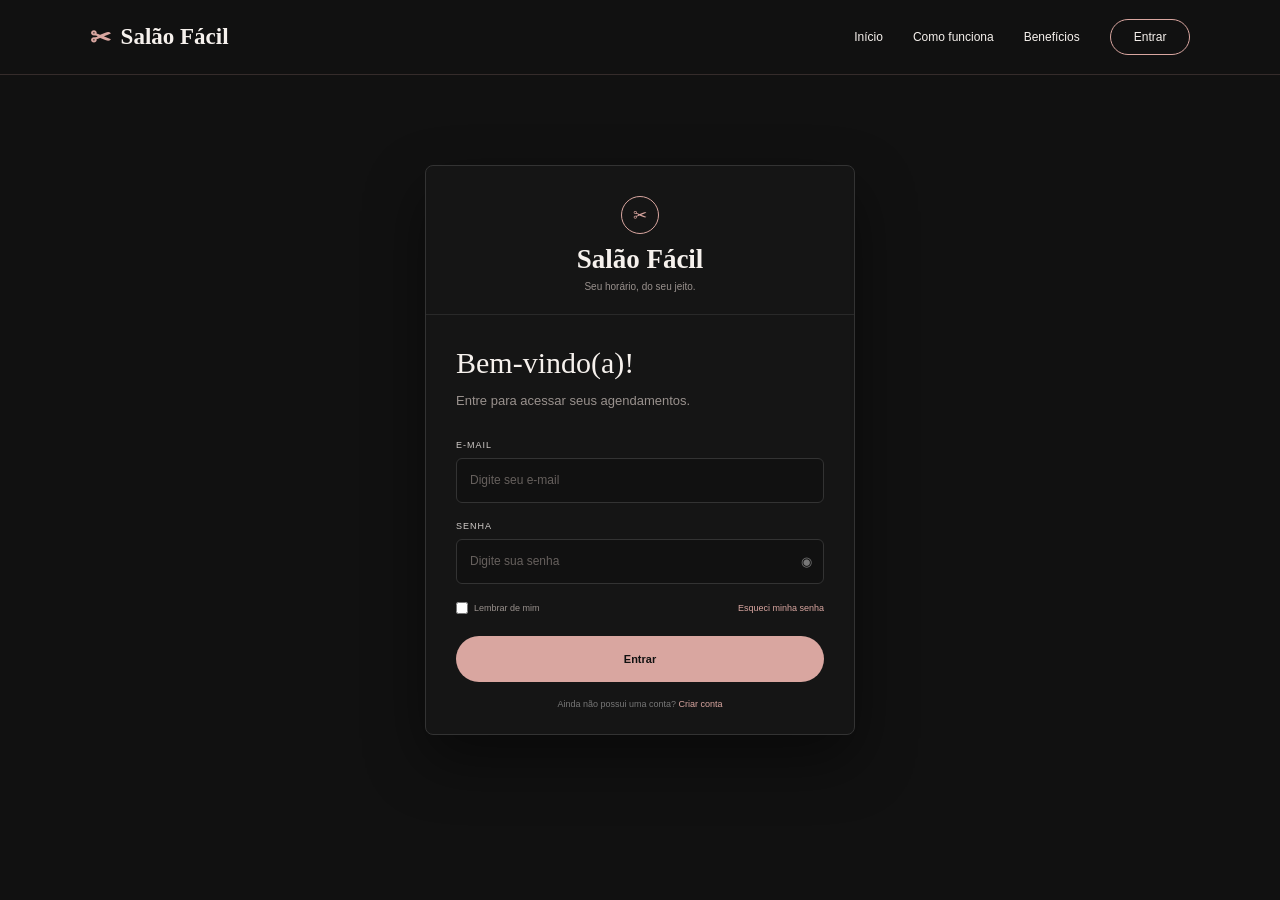
<file: projeto/index_ajustado.html>
<!DOCTYPE html>
<html lang="pt-br">

<head>

    <meta charset="UTF-8">

    <meta
        name="viewport"
        content="width=device-width, initial-scale=1.0"
    >
      <!-- CSS DO MENU COMPARTILHADO -->
      <link rel="stylesheet" href="css/menu.css">
      
    <title>Salão Fácil - Login</title>

    <style>

        /* ==============================
           CONFIGURAÇÕES GERAIS
        ============================== */

        * {
            margin: 0;
            padding: 0;
            box-sizing: border-box;
        }


        html {
            min-height: 100%;
        }


        body {

            min-height: 100vh;

            font-family: Arial, Helvetica, sans-serif;

            background-color: #111111;

            color: #F6F1ED;

            display: flex;

            justify-content: center;
            align-items: center;

            padding: 40px 20px;
        }


        /* ==============================
           CARD DE LOGIN
        ============================== */

        .login-container {

            width: 100%;

            max-width: 430px;

            min-height: 560px;

            background-color: #151515;

            border: 1px solid #333333;

            border-radius: 8px;

            box-shadow:
                0 25px 60px rgba(0, 0, 0, 0.45);

            display: flex;

            flex-direction: column;

            overflow: hidden;
        }


        /* ==============================
           LOGO
        ============================== */

        .logo-area {

            text-align: center;

            padding: 30px 20px 22px;

            border-bottom: 1px solid #292929;
        }


        .logo-icon {

            width: 38px;
            height: 38px;

            border: 1px solid #D9A6A0;

            border-radius: 50%;

            margin: 0 auto 10px;

            display: flex;

            justify-content: center;
            align-items: center;

            color: #D9A6A0;

            font-size: 17px;
        }


        .logo {

            font-family: Georgia, serif;

            font-size: 27px;

            color: #F6F1ED;

            font-weight: bold;
        }


        .slogan {

            margin-top: 6px;

            color: #99918D;

            font-size: 10px;
        }


        /* ==============================
           ÁREA DO FORMULÁRIO
        ============================== */

        .form-area {

            padding: 30px 30px 25px;

            flex: 1;
        }


        /* ==============================
           TÍTULO
        ============================== */

        h1 {

            font-family: Georgia, serif;

            font-size: 30px;

            line-height: 1.2;

            font-weight: normal;

            margin-bottom: 10px;

            color: #F6F1ED;
        }


        .description {

            color: #99918D;

            font-size: 13px;

            line-height: 1.6;

            margin-bottom: 28px;
        }


        /* ==============================
           CAMPOS
        ============================== */

        .form-group {

            margin-bottom: 18px;
        }


        label {

            display: block;

            color: #D0CBC8;

            font-size: 9px;

            text-transform: uppercase;

            letter-spacing: 1px;

            margin-bottom: 8px;
        }


        input {

            width: 100%;

            height: 45px;

            background-color: #111111;

            border: 1px solid #333333;

            border-radius: 6px;

            padding: 0 13px;

            color: #F6F1ED;

            outline: none;

            font-size: 12px;

            transition: 0.3s;
        }


        input::placeholder {

            color: #66605D;
        }


        input:focus {

            border-color: #D9A6A0;

            box-shadow:
                0 0 0 2px rgba(217, 166, 160, 0.08);
        }


        /* ==============================
           SENHA
        ============================== */

        .password-box {

            position: relative;
        }


        .password-box input {

            padding-right: 45px;
        }


        .password-toggle {

            position: absolute;

            right: 12px;
            top: 50%;

            transform: translateY(-50%);

            border: none;

            background: transparent;

            color: #777;

            cursor: pointer;

            font-size: 13px;
        }


        .password-toggle:hover {

            color: #D9A6A0;
        }


        /* ==============================
           LEMBRAR / ESQUECI
        ============================== */

        .options {

            display: flex;

            justify-content: space-between;

            align-items: center;

            margin: 4px 0 22px;

            font-size: 9px;
        }


        .remember {

            display: flex;

            align-items: center;

            gap: 6px;

            color: #99918D;

            text-transform: none;

            letter-spacing: 0;

            margin: 0;
        }


        .remember input {

            width: 12px;
            height: 12px;

            accent-color: #D9A6A0;
        }


        /* ==============================
           LINKS
        ============================== */

        a {

            color: #D9A6A0;

            text-decoration: none;

            transition: 0.3s;
        }


        a:hover {

            color: #F6F1ED;

            text-decoration: none;
        }


        /* ==============================
           BOTÃO ENTRAR
        ============================== */

        .login-btn {

            width: 100%;

            height: 46px;

            background-color: #D9A6A0;

            border: none;

            border-radius: 30px;

            color: #111111;

            font-weight: bold;

            font-size: 11px;

            cursor: pointer;

            transition: 0.3s;
        }


        .login-btn:hover {

            background-color: #F6F1ED;

            box-shadow:
                0 0 20px rgba(217, 166, 160, 0.15);
        }


        .login-btn:active {

            transform: scale(0.99);
        }


        /* ==============================
           CRIAR CONTA
        ============================== */

        .register {

            text-align: center;

            margin-top: 17px;

            color: #777;

            font-size: 9px;
        }


        /* ==============================
           ÁREA PROFISSIONAL
        ============================== 

        .professional {

            text-align: center;

            padding: 18px 15px;

            border-top: 1px solid #292929;

            background-color: #0D0D0D;

            color: #777;

            font-size: 9px;
        }


        .professional a {

            display: inline-block;

            margin-left: 5px;

            color: #D9A6A0;

            font-weight: bold;
        }


        .professional a:hover {

            color: #F6F1ED;
        }
*/

        /* ==============================
           MENSAGEM
        ============================== */

        .message {

            display: none;

            margin-top: 13px;

            padding: 10px;

            text-align: center;

            border-radius: 6px;

            font-size: 10px;
        }


        .message.error {

            display: block;

            background: rgba(150, 30, 30, 0.15);

            border: 1px solid #8b3030;

            color: #e58c8c;
        }


        .message.success {

            display: block;

            background: rgba(40, 120, 60, 0.15);

            border: 1px solid #3c8b50;

            color: #8cd69a;
        }


        /* ==============================
           DESKTOP
        ============================== */

        @media (min-width: 769px) {

            body {

                min-height: 100vh;

                padding: 40px 20px;
            }


            .login-container {

                width: 430px;

                max-width: 430px;

                min-height: 560px;
            }
        }


        /* ==============================
           TABLET
        ============================== */

        @media (min-width: 481px) and (max-width: 768px) {

            body {

                padding: 25px;
            }


            .login-container {

                width: 100%;

                max-width: 430px;
            }
        }


        /* ==============================
           CELULAR
        ============================== */

        @media (max-width: 480px) {

            body {

                padding: 0;

                min-height: 100vh;

                align-items: stretch;
            }


            .login-container {

                width: 100%;

                max-width: none;

                min-height: 100vh;

                border: none;

                border-radius: 0;

                box-shadow: none;
            }


            .logo-area {

                padding-top: 35px;

                padding-bottom: 22px;
            }


            .form-area {

                padding: 28px 22px 22px;
            }


            h1 {

                font-size: 28px;
            }


            .description {

                font-size: 12px;

                margin-bottom: 27px;
            }


            input {

                height: 47px;

                font-size: 12px;
            }


            .login-btn {

                height: 47px;

                font-size: 11px;
            }


            label {

                font-size: 9px;
            }


            .professional {

                padding: 17px;
            }
        }


        /* ==============================
           CELULAR PEQUENO
        ============================== */

        @media (max-width: 360px) {

            .form-area {

                padding: 22px 18px;
            }


            .logo {

                font-size: 24px;
            }


            h1 {

                font-size: 25px;
            }

        }

    </style>

</head>


<body>
<script src="js/menu.js"></script>

    <!-- =================================
         CONTAINER PRINCIPAL
    ================================== -->

    <main class="login-container">


        <!-- =================================
             LOGO
        ================================== -->

        <section class="logo-area">

            <div class="logo-icon">
                ✂
            </div>


            <div class="logo">
                Salão Fácil
            </div>


            <div class="slogan">
                Seu horário, do seu jeito.
            </div>

        </section>


        <!-- =================================
             FORMULÁRIO
        ================================== -->

        <section class="form-area">


            <!-- TÍTULO -->

            <h1>
                Bem-vindo(a)!
            </h1>


            <p class="description">
                Entre para acessar seus agendamentos.
            </p>


            <!-- FORM -->

            <form id="loginForm">


                <!-- E-MAIL -->

                <div class="form-group">

                    <label for="email">
                        E-mail
                    </label>


                    <input
                        type="email"
                        id="email"
                        placeholder="Digite seu e-mail"
                        autocomplete="email"
                        required
                    >

                </div>


                <!-- SENHA -->

                <div class="form-group">

                    <label for="senha">
                        Senha
                    </label>


                    <div class="password-box">

                        <input
                            type="password"
                            id="senha"
                            placeholder="Digite sua senha"
                            autocomplete="current-password"
                            required
                        >


                        <button
                            type="button"
                            class="password-toggle"
                            id="eye"
                            onclick="mostrarSenha()"
                            aria-label="Mostrar senha"
                        >

                            ◉

                        </button>

                    </div>

                </div>


                <!-- OPÇÕES -->

                <div class="options">

                    <label class="remember">

                        <input
                            type="checkbox"
                            id="lembrar"
                        >

                        Lembrar de mim

                    </label>


                    <a href="recuperar-senha.html">
                          Esqueci minha senha
                    </a>
                </div>


                <!-- BOTÃO -->

                <button
                    type="submit"
                    class="login-btn"
                >

                    Entrar

                </button>


                <!-- MENSAGEM -->

                <div
                    id="message"
                    class="message"
                    aria-live="polite"
                >
                </div>


            </form>


            <!-- =================================
                 CADASTRO DA CLIENTE
            ================================== -->

            <div class="register">

                Ainda não possui uma conta?

                <a href="cadastro.html">
                    Criar conta
                </a>

            </div>


        </section>


        <!-- =================================
             ACESSO PROFISSIONAL / ADMIN
        ================================== 

        <footer class="professional">

            Profissional ou administrador?

            <a href="acesso-profissional.html">
                Acessar área profissional
            </a>

        </footer>
-->

    </main>


    <script>


        /* =================================
           MOSTRAR / OCULTAR SENHA
        ================================= */

        function mostrarSenha() {

            const senha =
                document.getElementById("senha");

            const eye =
                document.getElementById("eye");


            if (senha.type === "password") {

                senha.type = "text";

                eye.textContent = "◉";

                eye.setAttribute(
                    "aria-label",
                    "Ocultar senha"
                );

            } else {

                senha.type = "password";

                eye.textContent = "◉";

                eye.setAttribute(
                    "aria-label",
                    "Mostrar senha"
                );

            }

        }


        /* =================================
           LOGIN
        ================================= */

        document
            .getElementById("loginForm")
            .addEventListener(
                "submit",
                function(event) {

                    event.preventDefault();


                    const email =
                        document
                        .getElementById("email")
                        .value
                        .trim();


                    const senha =
                        document
                        .getElementById("senha")
                        .value
                        .trim();


                    const message =
                        document
                        .getElementById("message");


                    /* LIMPA MENSAGEM */

                    message.className =
                        "message";

                    message.textContent = "";


                    /* VALIDA CAMPOS */

                    if (!email || !senha) {

                        message.textContent =
                            "Preencha todos os campos.";

                        message.className =
                            "message error";

                        return;
                    }


                    /* VALIDA E-MAIL */

                    if (!email.includes("@")) {

                        message.textContent =
                            "Digite um e-mail válido.";

                        message.className =
                            "message error";

                        return;
                    }


                    /* LOGIN TEMPORÁRIO */

                    message.textContent =
                        "Login validado!";

                    message.className =
                        "message success";

                    setTimeout(function() {
                         window.location.href = "agendamento.html";
                    }, 500);

                }
            );

    </script>


</body>

</html>
</file>
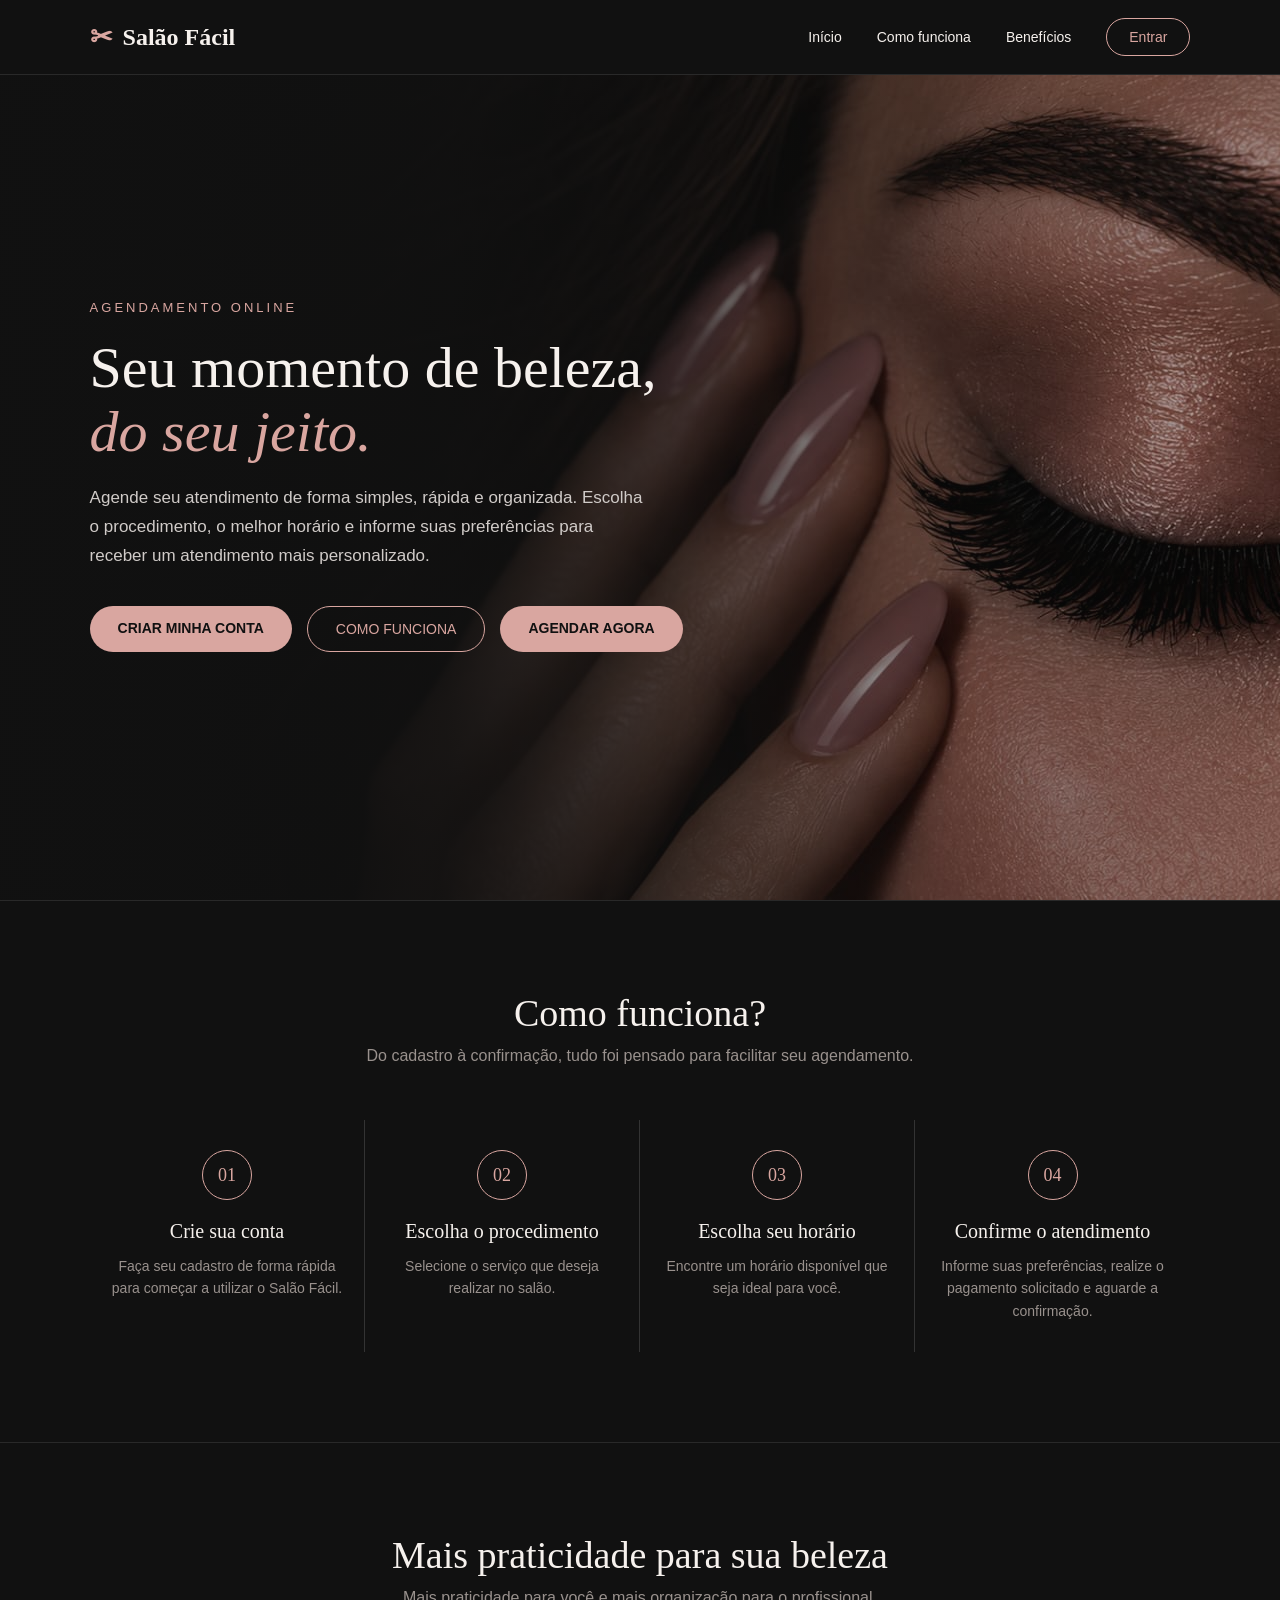
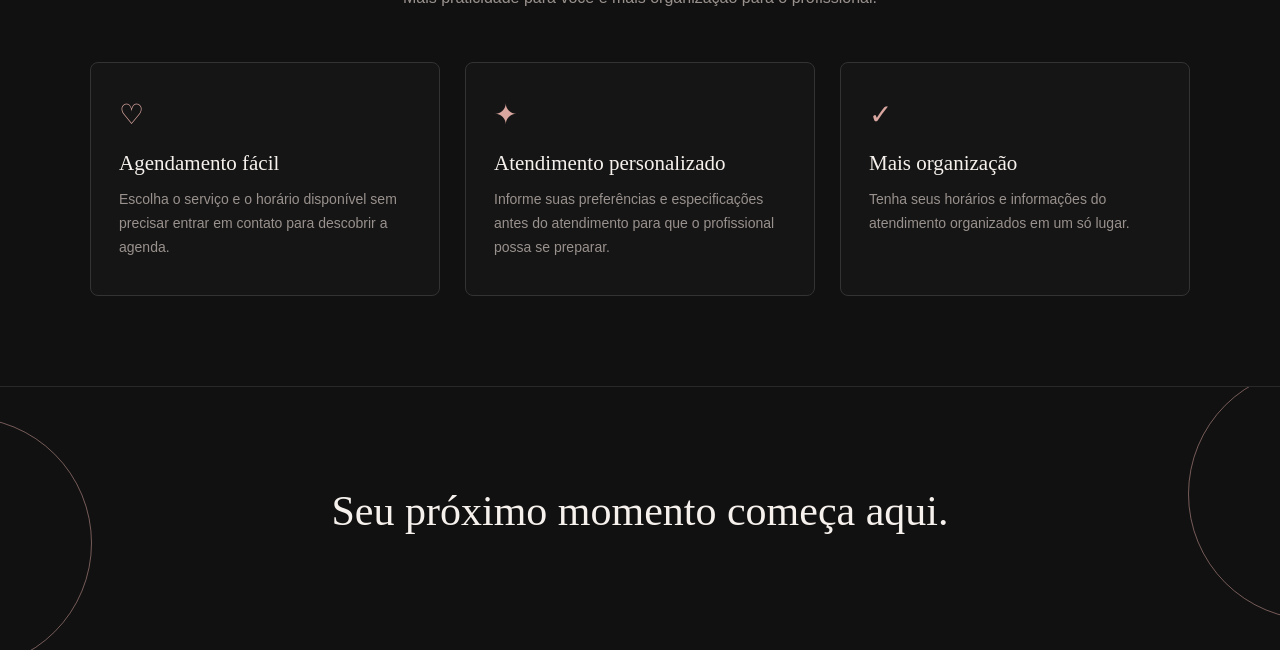
<file: projeto/landing.html>
<!DOCTYPE html>
<html lang="pt-BR">

<head>

    <meta charset="UTF-8">
    <meta name="viewport" content="width=device-width, initial-scale=1.0">

    <title>Salão Fácil</title>

    <style>

        * {
            margin: 0;
            padding: 0;
            box-sizing: border-box;
        }

        html {
            scroll-behavior: smooth;
        }

        body {
            font-family: Arial, Helvetica, sans-serif;
            background-color: #111111;
            color: #F6F1ED;
        }


        /* =========================
           CABEÇALHO
        ========================= */

        header {
            width: 100%;
            height: 75px;

            background-color: #111111;

            display: flex;
            align-items: center;
            justify-content: space-between;

            padding: 0 7%;

            position: fixed;
            top: 0;
            z-index: 1000;

            border-bottom: 1px solid #292929;
        }


        .logo {
            display: flex;
            align-items: center;

            gap: 10px;

            color: #F6F1ED;

            text-decoration: none;

            font-family: Georgia, serif;
            font-size: 24px;
            font-weight: bold;
        }


        .logo-icon {
            color: #D9A6A0;
            font-size: 27px;
        }


        nav {
            display: flex;
            align-items: center;
            gap: 35px;
        }


        nav a {
            color: #F6F1ED;

            text-decoration: none;

            font-size: 14px;

            transition: 0.3s;
        }


        nav a:hover {
            color: #D9A6A0;
        }


        .btn-entrar {
            border: 1px solid #D9A6A0;

            padding: 10px 22px;

            border-radius: 25px;

            color: #D9A6A0;
        }


        .btn-entrar:hover {
            background-color: #D9A6A0;
            color: #111111;
        }



        /* =========================
           HERO
        ========================= */

        .hero {

            min-height: 100vh;

            padding: 130px 7% 80px;

            display: flex;
            align-items: center;

            position: relative;

            overflow: hidden;

            background-color: #111111;

            background-image:
                linear-gradient(
                    90deg,
                    rgba(17, 17, 17, 0.98) 0%,
                    rgba(17, 17, 17, 0.90) 35%,
                    rgba(17, 17, 17, 0.45) 70%,
                    rgba(17, 17, 17, 0.30) 100%
                ),
                url("img/olho-unhas.jpg");

            background-size: cover;

            background-position: center;

        }


        .hero-content {

            max-width: 620px;

            color: #F6F1ED;

            position: relative;

            z-index: 2;
        }


        .hero-content small {

            color: #D9A6A0;

            font-size: 13px;

            letter-spacing: 3px;

            text-transform: uppercase;
        }


        .hero h1 {

            font-family: Georgia, serif;

            font-size: 58px;

            line-height: 1.1;

            margin: 20px 0;

            font-weight: normal;

            color: #F6F1ED;
        }


        .hero h1 span {

            color: #D9A6A0;

            font-style: italic;
        }


        .hero p {

            color: #D0CBC8;

            font-size: 17px;

            line-height: 1.7;

            max-width: 560px;

            margin-bottom: 35px;
        }


        .hero-buttons {

            display: flex;

            gap: 15px;

            flex-wrap: wrap;
        }


        .btn-principal {

            display: inline-block;

            background-color: #D9A6A0;

            color: #111111;

            text-decoration: none;

            padding: 14px 28px;

            border-radius: 30px;

            font-size: 14px;

            font-weight: bold;

            transition: 0.3s;
        }


        .btn-principal:hover {

            background-color: #F6F1ED;

        }


        .btn-secundario {

            display: inline-block;

            border: 1px solid #D9A6A0;

            color: #D9A6A0;

            text-decoration: none;

            padding: 14px 28px;

            border-radius: 30px;

            font-size: 14px;

            transition: 0.3s;
        }


        .btn-secundario:hover {

            background-color: #D9A6A0;

            color: #111111;
        }



        /* =========================
           COMO FUNCIONA
        ========================= */

        .como-funciona {

            padding: 90px 7%;

            background-color: #111111;

            text-align: center;

            border-top: 1px solid #292929;
        }


        .titulo-secao {

            font-family: Georgia, serif;

            font-size: 38px;

            font-weight: normal;

            margin-bottom: 12px;

            color: #F6F1ED;
        }


        .subtitulo {

            color: #99918D;

            font-size: 16px;

            margin-bottom: 55px;
        }


        .passos {

            max-width: 1100px;

            margin: auto;

            display: grid;

            grid-template-columns: repeat(4, 1fr);

            gap: 0;
        }


        .passo {

            padding: 30px 20px;

            border-right: 1px solid #333333;
        }


        .passo:last-child {

            border-right: none;
        }


        .numero {

            width: 50px;
            height: 50px;

            margin: 0 auto 20px;

            display: flex;

            align-items: center;
            justify-content: center;

            border: 1px solid #D9A6A0;

            border-radius: 50%;

            color: #D9A6A0;

            font-family: Georgia, serif;

            font-size: 18px;
        }


        .passo h3 {

            font-family: Georgia, serif;

            font-size: 20px;

            margin-bottom: 12px;

            font-weight: normal;

            color: #F6F1ED;
        }


        .passo p {

            color: #99918D;

            font-size: 14px;

            line-height: 1.6;
        }



        /* =========================
           BENEFÍCIOS
        ========================= */

        .beneficios {

            padding: 90px 7%;

            background-color: #111111;

            color: #F6F1ED;

            border-top: 1px solid #292929;
        }


        .beneficios-container {

            max-width: 1100px;

            margin: auto;
        }


        .beneficios .titulo-secao {

            text-align: center;
        }


        .beneficios .subtitulo {

            text-align: center;

            color: #99918D;
        }


        .beneficios-lista {

            display: grid;

            grid-template-columns: repeat(3, 1fr);

            gap: 25px;

            margin-top: 20px;
        }


        .beneficio {

            border: 1px solid #333333;

            padding: 35px 28px;

            border-radius: 8px;

            transition: 0.3s;

            background-color: #151515;
        }


        .beneficio:hover {

            border-color: #D9A6A0;

            transform: translateY(-5px);
        }


        .beneficio-icon {

            color: #D9A6A0;

            font-size: 28px;

            margin-bottom: 20px;
        }


        .beneficio h3 {

            font-family: Georgia, serif;

            font-size: 21px;

            font-weight: normal;

            margin-bottom: 12px;

            color: #F6F1ED;
        }


        .beneficio p {

            color: #99918D;

            font-size: 14px;

            line-height: 1.7;
        }



        /* =========================
           CHAMADA FINAL
        ========================= */

        .cta {

            padding: 100px 7%;

            text-align: center;

            background-color: #111111;

            border-top: 1px solid #292929;

            position: relative;

            overflow: hidden;
        }


        .cta::before {

            content: "";

            position: absolute;

            width: 250px;
            height: 250px;

            border: 1px solid #D9A6A0;

            border-radius: 50%;

            left: -160px;

            top: 30px;

            opacity: 0.5;
        }


        .cta::after {

            content: "";

            position: absolute;

            width: 250px;
            height: 250px;

            border: 1px solid #D9A6A0;

            border-radius: 50%;

            right: -160px;

            bottom: 30px;

            opacity: 0.5;
        }


        .cta h2 {

            font-family: Georgia, serif;

            font-size: 42px;

            font-weight: normal;

            margin-bottom: 15px;

            color: #F6F1ED;

            position: relative;

            z-index: 2;
        }


        .cta p {

            color: #99918D;

            margin-bottom: 30px;

            position: relative;

            z-index: 2;
        }


        .cta .btn-principal {

            position: relative;

            z-index: 2;
        }



        /* =========================
           RODAPÉ
        ========================= */

        footer {

            background-color: #0D0D0D;

            color: #99918D;

            text-align: center;

            padding: 25px 7%;

            font-size: 13px;

            border-top: 1px solid #292929;
        }


        footer span {

            color: #D9A6A0;
        }



        /* =========================
           RESPONSIVO
        ========================= */

        @media (max-width: 800px) {

            header {

                padding: 0 5%;
            }


            nav {

                gap: 15px;
            }


            nav a:not(.btn-entrar) {

                display: none;
            }


            .hero {

                padding-left: 8%;

                padding-right: 8%;

                background-position: 65% center;
            }


            .hero h1 {

                font-size: 42px;
            }


            .passos {

                grid-template-columns: repeat(2, 1fr);
            }


            .passo:nth-child(2) {

                border-right: none;
            }


            .beneficios-lista {

                grid-template-columns: 1fr;
            }

        }



        @media (max-width: 500px) {

            .hero h1 {

                font-size: 36px;
            }


            .passos {

                grid-template-columns: 1fr;
            }


            .passo {

                border-right: none;

                border-bottom: 1px solid #333333;
            }


            .passo:last-child {

                border-bottom: none;
            }


            .hero-buttons {

                flex-direction: column;

                align-items: flex-start;
            }


            .cta h2 {

                font-size: 32px;
            }

        }

    </style>

</head>


<body>


    <!-- =========================
         CABEÇALHO
    ========================= -->

    <header>

        <a href="landing.html" class="logo">

            <div class="logo-icon">✂</div>

            Salão Fácil

        </a>


        <nav>

            <a href="#inicio">
                Início
            </a>

            <a href="#como-funciona">
                Como funciona
            </a>

            <a href="#beneficios">
                Benefícios
            </a>

            <a href="index.html" class="btn-entrar">
                Entrar
            </a>

        </nav>

    </header>



    <!-- =========================
         HERO
    ========================= -->

    <section class="hero" id="inicio">

        <div class="hero-content">

            <small>
                Agendamento online
            </small>


            <h1>

                Seu momento de beleza,

                <span>
                    do seu jeito.
                </span>

            </h1>


            <p>

                Agende seu atendimento de forma simples,
                rápida e organizada. Escolha o procedimento,
                o melhor horário e informe suas preferências
                para receber um atendimento mais personalizado.

            </p>


            <div class="hero-buttons">

                <a href="cadastro.html" class="btn-principal">

                    CRIAR MINHA CONTA

                </a>


                <a href="#como-funciona" class="btn-secundario">

                    COMO FUNCIONA

                </a>

                <a href="agendamento.html" class="btn-principal">
                    AGENDAR AGORA
                </a>
            </div>

        </div>

    </section>



    <!-- =========================
         COMO FUNCIONA
    ========================= -->

    <section class="como-funciona" id="como-funciona">


        <h2 class="titulo-secao">

            Como funciona?

        </h2>


        <p class="subtitulo">

            Do cadastro à confirmação, tudo foi pensado
            para facilitar seu agendamento.

        </p>


        <div class="passos">


            <div class="passo">

                <div class="numero">
                    01
                </div>


                <h3>
                    Crie sua conta
                </h3>


                <p>

                    Faça seu cadastro de forma rápida
                    para começar a utilizar o Salão Fácil.

                </p>

            </div>



            <div class="passo">

                <div class="numero">
                    02
                </div>


                <h3>
                    Escolha o procedimento
                </h3>


                <p>

                    Selecione o serviço que deseja
                    realizar no salão.

                </p>

            </div>



            <div class="passo">

                <div class="numero">
                    03
                </div>


                <h3>
                    Escolha seu horário
                </h3>


                <p>

                    Encontre um horário disponível
                    que seja ideal para você.

                </p>

            </div>



            <div class="passo">

                <div class="numero">
                    04
                </div>


                <h3>
                    Confirme o atendimento
                </h3>


                <p>

                    Informe suas preferências,
                    realize o pagamento solicitado
                    e aguarde a confirmação.

                </p>

            </div>


        </div>

    </section>



    <!-- =========================
         BENEFÍCIOS
    ========================= -->

    <section class="beneficios" id="beneficios">


        <div class="beneficios-container">


            <h2 class="titulo-secao">

                Mais praticidade para sua beleza

            </h2>


            <p class="subtitulo">

                Mais praticidade para você e mais organização
                para o profissional.

            </p>



            <div class="beneficios-lista">


                <div class="beneficio">

                    <div class="beneficio-icon">
                        ♡
                    </div>


                    <h3>
                        Agendamento fácil
                    </h3>


                    <p>

                        Escolha o serviço e o horário disponível
                        sem precisar entrar em contato para
                        descobrir a agenda.

                    </p>

                </div>



                <div class="beneficio">

                    <div class="beneficio-icon">
                        ✦
                    </div>


                    <h3>
                        Atendimento personalizado
                    </h3>


                    <p>

                        Informe suas preferências e especificações
                        antes do atendimento para que o profissional
                        possa se preparar.

                    </p>

                </div>



                <div class="beneficio">

                    <div class="beneficio-icon">
                        ✓
                    </div>


                    <h3>
                        Mais organização
                    </h3>


                    <p>

                        Tenha seus horários e informações do
                        atendimento organizados em um só lugar.

                    </p>

                </div>


            </div>

        </div>

    </section>



    <!-- =========================
         CHAMADA FINAL
    ========================= -->

    <section class="cta">


        <h2>

            Seu próximo momento começa aqui.

        </h2>
</file>
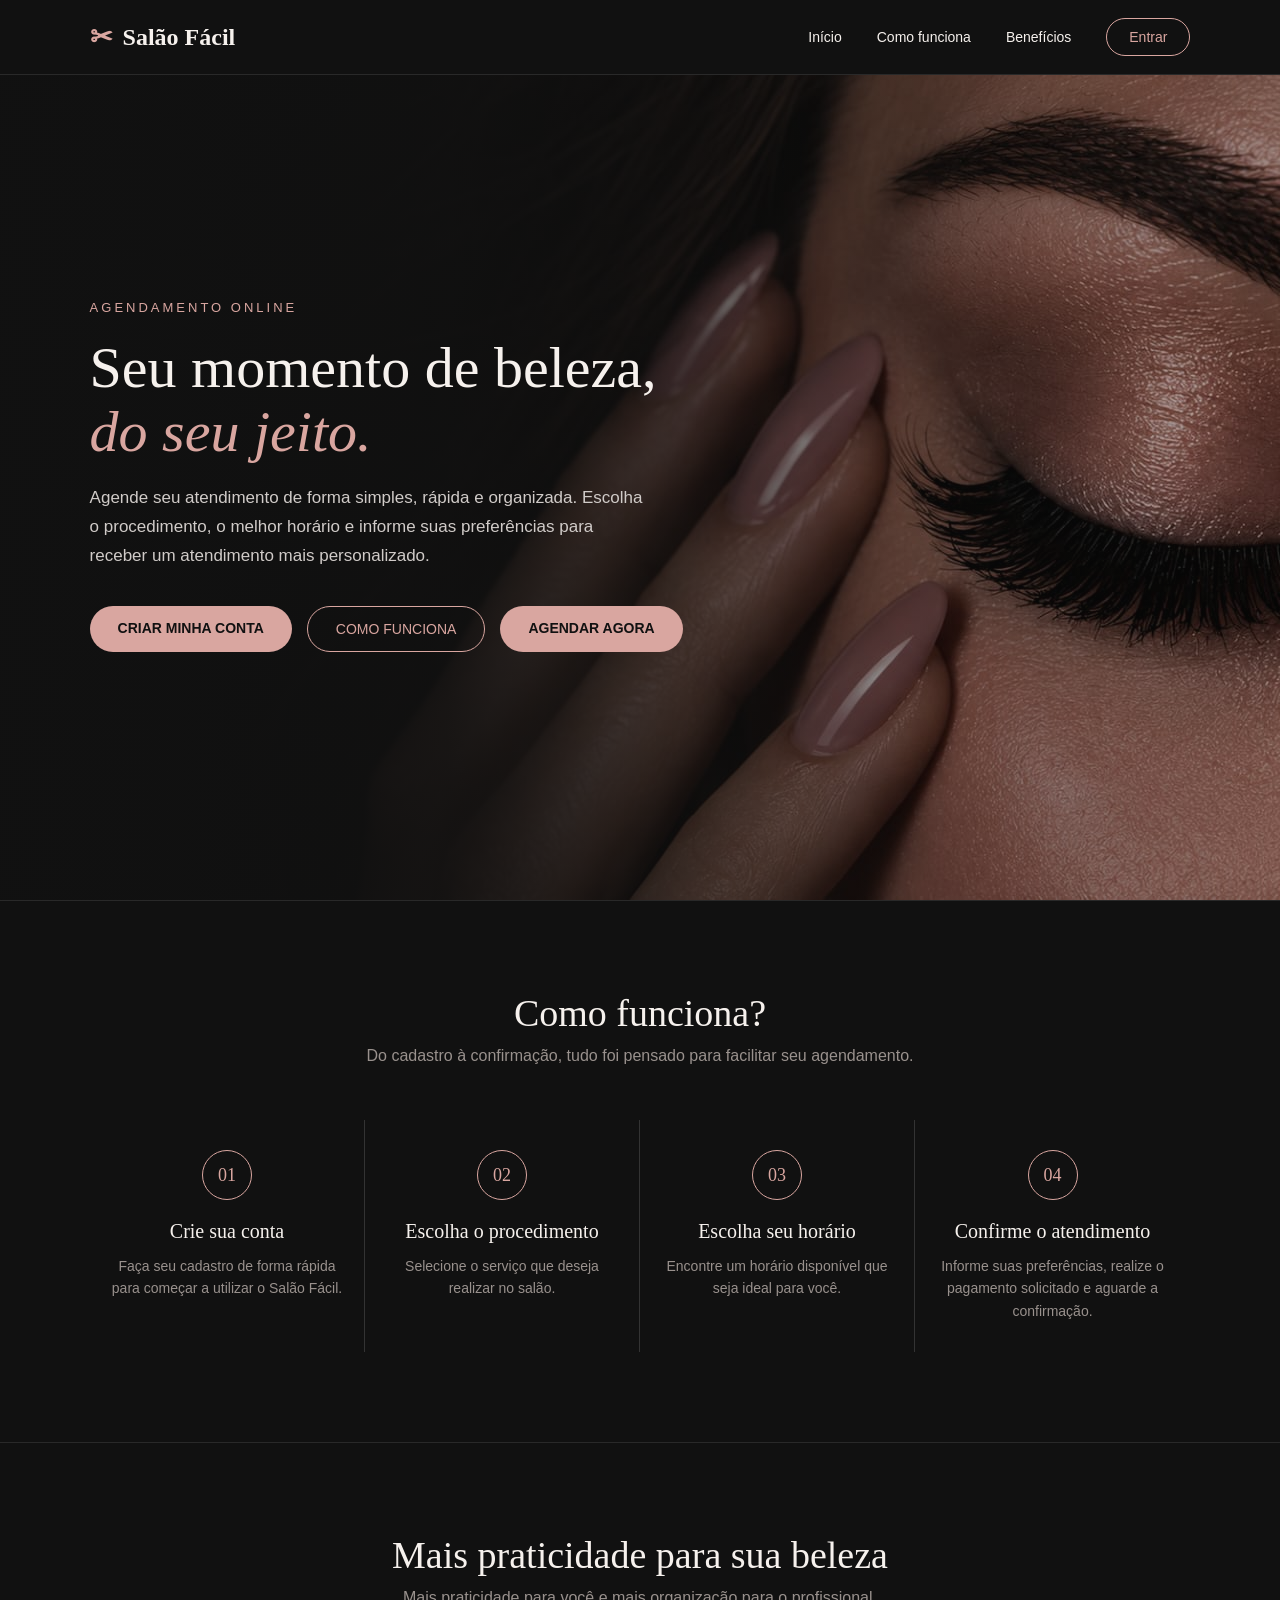
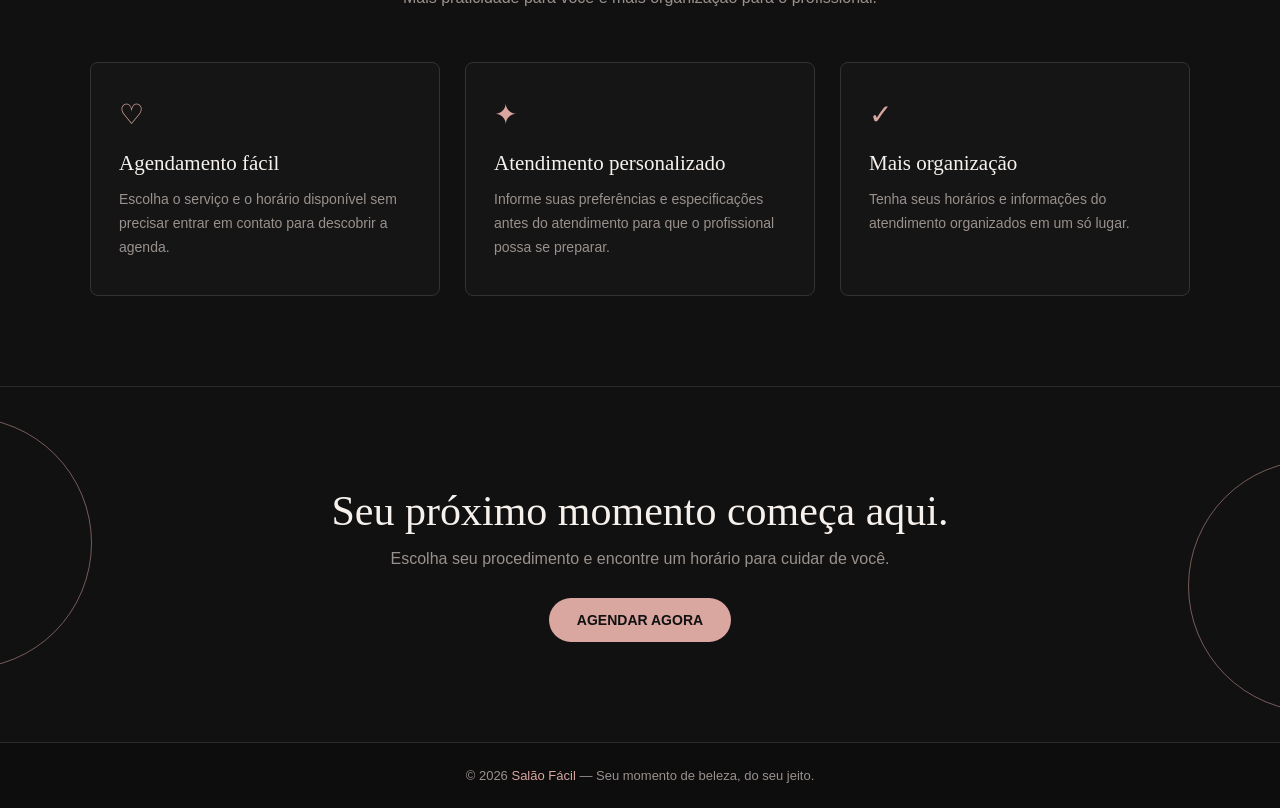
<file: projeto/landing_ajustada.html>
<!DOCTYPE html>
<html lang="pt-BR">

<head>
    <meta charset="UTF-8">
    <meta name="viewport" content="width=device-width, initial-scale=1.0">
    <title>Salão Fácil</title>

    <style>
        * {
            margin: 0;
            padding: 0;
            box-sizing: border-box;
        }

        html {
            scroll-behavior: smooth;
            /* Evita que o cabeçalho fixo cubra os títulos ao navegar pelas seções */
            scroll-padding-top: 85px;
        }

        body {
            font-family: Arial, Helvetica, sans-serif;
            background-color: #111111;
            color: #F6F1ED;
        }

        /* =========================
           CABEÇALHO / MENU PRINCIPAL
           Este mesmo bloco de HTML e CSS poderá ser reutilizado
           nas outras páginas do Salão Fácil.
        ========================= */

        header {
            width: 100%;
            min-height: 75px;
            background-color: #111111;
            display: flex;
            align-items: center;
            justify-content: space-between;
            padding: 0 7%;
            position: fixed;
            top: 0;
            left: 0;
            z-index: 1000;
            border-bottom: 1px solid #292929;
        }

        .logo {
            display: flex;
            align-items: center;
            gap: 10px;
            color: #F6F1ED;
            text-decoration: none;
            font-family: Georgia, serif;
            font-size: 24px;
            font-weight: bold;
            white-space: nowrap;
        }

        .logo-icon {
            color: #D9A6A0;
            font-size: 27px;
        }

        nav {
            display: flex;
            align-items: center;
            gap: 35px;
        }

        nav a {
            color: #F6F1ED;
            text-decoration: none;
            font-size: 14px;
            transition: 0.3s;
        }

        nav a:hover {
            color: #D9A6A0;
        }

        .btn-entrar {
            border: 1px solid #D9A6A0;
            padding: 10px 22px;
            border-radius: 25px;
            color: #D9A6A0;
            white-space: nowrap;
        }

        .btn-entrar:hover {
            background-color: #D9A6A0;
            color: #111111;
        }

        /* =========================
           HERO / APRESENTAÇÃO INICIAL
        ========================= */

        .hero {
            min-height: 100vh;
            padding: 130px 7% 80px;
            display: flex;
            align-items: center;
            position: relative;
            overflow: hidden;
            background-color: #111111;
            background-image:
                linear-gradient(
                    90deg,
                    rgba(17, 17, 17, 0.98) 0%,
                    rgba(17, 17, 17, 0.90) 35%,
                    rgba(17, 17, 17, 0.45) 70%,
                    rgba(17, 17, 17, 0.30) 100%
                ),
                url("img/olho-unhas.jpg");
            background-size: cover;
            background-position: center;
        }

        .hero-content {
            max-width: 620px;
            color: #F6F1ED;
            position: relative;
            z-index: 2;
        }

        .hero-content small {
            color: #D9A6A0;
            font-size: 13px;
            letter-spacing: 3px;
            text-transform: uppercase;
        }

        .hero h1 {
            font-family: Georgia, serif;
            font-size: 58px;
            line-height: 1.1;
            margin: 20px 0;
            font-weight: normal;
            color: #F6F1ED;
        }

        .hero h1 span {
            color: #D9A6A0;
            font-style: italic;
        }

        .hero p {
            color: #D0CBC8;
            font-size: 17px;
            line-height: 1.7;
            max-width: 560px;
            margin-bottom: 35px;
        }

        .hero-buttons {
            display: flex;
            gap: 15px;
            flex-wrap: wrap;
        }

        .btn-principal {
            display: inline-block;
            background-color: #D9A6A0;
            color: #111111;
            text-decoration: none;
            padding: 14px 28px;
            border-radius: 30px;
            font-size: 14px;
            font-weight: bold;
            transition: 0.3s;
        }

        .btn-principal:hover {
            background-color: #F6F1ED;
        }

        .btn-secundario {
            display: inline-block;
            border: 1px solid #D9A6A0;
            color: #D9A6A0;
            text-decoration: none;
            padding: 14px 28px;
            border-radius: 30px;
            font-size: 14px;
            transition: 0.3s;
        }

        .btn-secundario:hover {
            background-color: #D9A6A0;
            color: #111111;
        }

        /* =========================
           COMO FUNCIONA
        ========================= */

        .como-funciona {
            padding: 90px 7%;
            background-color: #111111;
            text-align: center;
            border-top: 1px solid #292929;
        }

        .titulo-secao {
            font-family: Georgia, serif;
            font-size: 38px;
            font-weight: normal;
            margin-bottom: 12px;
            color: #F6F1ED;
        }

        .subtitulo {
            color: #99918D;
            font-size: 16px;
            margin-bottom: 55px;
        }

        .passos {
            max-width: 1100px;
            margin: auto;
            display: grid;
            grid-template-columns: repeat(4, 1fr);
            gap: 0;
        }

        .passo {
            padding: 30px 20px;
            border-right: 1px solid #333333;
        }

        .passo:last-child {
            border-right: none;
        }

        .numero {
            width: 50px;
            height: 50px;
            margin: 0 auto 20px;
            display: flex;
            align-items: center;
            justify-content: center;
            border: 1px solid #D9A6A0;
            border-radius: 50%;
            color: #D9A6A0;
            font-family: Georgia, serif;
            font-size: 18px;
        }

        .passo h3 {
            font-family: Georgia, serif;
            font-size: 20px;
            margin-bottom: 12px;
            font-weight: normal;
            color: #F6F1ED;
        }

        .passo p {
            color: #99918D;
            font-size: 14px;
            line-height: 1.6;
        }

        /* =========================
           BENEFÍCIOS
        ========================= */

        .beneficios {
            padding: 90px 7%;
            background-color: #111111;
            color: #F6F1ED;
            border-top: 1px solid #292929;
        }

        .beneficios-container {
            max-width: 1100px;
            margin: auto;
        }

        .beneficios .titulo-secao {
            text-align: center;
        }

        .beneficios .subtitulo {
            text-align: center;
            color: #99918D;
        }

        .beneficios-lista {
            display: grid;
            grid-template-columns: repeat(3, 1fr);
            gap: 25px;
            margin-top: 20px;
        }

        .beneficio {
            border: 1px solid #333333;
            padding: 35px 28px;
            border-radius: 8px;
            transition: 0.3s;
            background-color: #151515;
        }

        .beneficio:hover {
            border-color: #D9A6A0;
            transform: translateY(-5px);
        }

        .beneficio-icon {
            color: #D9A6A0;
            font-size: 28px;
            margin-bottom: 20px;
        }

        .beneficio h3 {
            font-family: Georgia, serif;
            font-size: 21px;
            font-weight: normal;
            margin-bottom: 12px;
            color: #F6F1ED;
        }

        .beneficio p {
            color: #99918D;
            font-size: 14px;
            line-height: 1.7;
        }

        /* =========================
           CHAMADA FINAL
        ========================= */

        .cta {
            padding: 100px 7%;
            text-align: center;
            background-color: #111111;
            border-top: 1px solid #292929;
            position: relative;
            overflow: hidden;
        }

        .cta::before {
            content: "";
            position: absolute;
            width: 250px;
            height: 250px;
            border: 1px solid #D9A6A0;
            border-radius: 50%;
            left: -160px;
            top: 30px;
            opacity: 0.5;
        }

        .cta::after {
            content: "";
            position: absolute;
            width: 250px;
            height: 250px;
            border: 1px solid #D9A6A0;
            border-radius: 50%;
            right: -160px;
            bottom: 30px;
            opacity: 0.5;
        }

        .cta h2 {
            font-family: Georgia, serif;
            font-size: 42px;
            font-weight: normal;
            margin-bottom: 15px;
            color: #F6F1ED;
            position: relative;
            z-index: 2;
        }

        .cta p {
            color: #99918D;
            margin-bottom: 30px;
            position: relative;
            z-index: 2;
        }

        .cta .btn-principal {
            position: relative;
            z-index: 2;
        }

        /* =========================
           RODAPÉ
        ========================= */

        footer {
            background-color: #0D0D0D;
            color: #99918D;
            text-align: center;
            padding: 25px 7%;
            font-size: 13px;
            border-top: 1px solid #292929;
        }

        footer span {
            color: #D9A6A0;
        }

        /* =========================
           RESPONSIVIDADE
        ========================= */

        @media (max-width: 800px) {
            header {
                padding: 0 5%;
            }

            nav {
                gap: 15px;
            }

            nav a:not(.btn-entrar) {
                display: none;
            }

            .hero {
                padding-left: 8%;
                padding-right: 8%;
                background-position: 65% center;
            }

            .hero h1 {
                font-size: 42px;
            }

            .passos {
                grid-template-columns: repeat(2, 1fr);
            }

            .passo:nth-child(2) {
                border-right: none;
            }

            .beneficios-lista {
                grid-template-columns: 1fr;
            }
        }

        @media (max-width: 500px) {
            header {
                min-height: 68px;
            }

            .logo {
                font-size: 20px;
            }

            .logo-icon {
                font-size: 23px;
            }

            .btn-entrar {
                padding: 8px 16px;
            }

            .hero h1 {
                font-size: 36px;
            }

            .passos {
                grid-template-columns: 1fr;
            }

            .passo {
                border-right: none;
                border-bottom: 1px solid #333333;
            }

            .passo:last-child {
                border-bottom: none;
            }

            .hero-buttons {
                flex-direction: column;
                align-items: flex-start;
            }

            .cta h2 {
                font-size: 32px;
            }
        }
    </style>
</head>

<body>

    <!-- =========================
         CABEÇALHO / MENU PRINCIPAL
         Nas outras páginas, os links das seções devem apontar
         para landing.html#inicio, landing.html#como-funciona
         e landing.html#beneficios.
    ========================= -->

    <header>
        <a href="landing.html" class="logo">
            <div class="logo-icon">✂</div>
            Salão Fácil
        </a>

        <nav>
            <!-- Na própria landing, os links levam diretamente às seções. -->
            <a href="landing.html#inicio">Início</a>
            <a href="landing.html#como-funciona">Como funciona</a>
            <a href="landing.html#beneficios">Benefícios</a>
            <a href="index_ajustado.html" class="btn-entrar">Entrar</a>
        </nav>
    </header>

    <!-- =========================
         HERO / APRESENTAÇÃO INICIAL
    ========================= -->

    <section class="hero" id="inicio">
        <div class="hero-content">
            <small>Agendamento online</small>

            <h1>
                Seu momento de beleza,
                <span>do seu jeito.</span>
            </h1>

            <p>
                Agende seu atendimento de forma simples,
                rápida e organizada. Escolha o procedimento,
                o melhor horário e informe suas preferências
                para receber um atendimento mais personalizado.
            </p>

            <div class="hero-buttons">
                <a href="cadastro.html" class="btn-principal">
                    CRIAR MINHA CONTA
                </a>

                <a href="landing.html#como-funciona" class="btn-secundario">
                    COMO FUNCIONA
                </a>

                <a href="agendamento.html" class="btn-principal">
                    AGENDAR AGORA
                </a>
            </div>
        </div>
    </section>

    <!-- =========================
         COMO FUNCIONA
    ========================= -->

    <section class="como-funciona" id="como-funciona">
        <h2 class="titulo-secao">Como funciona?</h2>

        <p class="subtitulo">
            Do cadastro à confirmação, tudo foi pensado
            para facilitar seu agendamento.
        </p>

        <div class="passos">
            <div class="passo">
                <div class="numero">01</div>
                <h3>Crie sua conta</h3>
                <p>
                    Faça seu cadastro de forma rápida
                    para começar a utilizar o Salão Fácil.
                </p>
            </div>

            <div class="passo">
                <div class="numero">02</div>
                <h3>Escolha o procedimento</h3>
                <p>
                    Selecione o serviço que deseja
                    realizar no salão.
                </p>
            </div>

            <div class="passo">
                <div class="numero">03</div>
                <h3>Escolha seu horário</h3>
                <p>
                    Encontre um horário disponível
                    que seja ideal para você.
                </p>
            </div>

            <div class="passo">
                <div class="numero">04</div>
                <h3>Confirme o atendimento</h3>
                <p>
                    Informe suas preferências,
                    realize o pagamento solicitado
                    e aguarde a confirmação.
                </p>
            </div>
        </div>
    </section>

    <!-- =========================
         BENEFÍCIOS
    ========================= -->

    <section class="beneficios" id="beneficios">
        <div class="beneficios-container">
            <h2 class="titulo-secao">Mais praticidade para sua beleza</h2>

            <p class="subtitulo">
                Mais praticidade para você e mais organização
                para o profissional.
            </p>

            <div class="beneficios-lista">
                <div class="beneficio">
                    <div class="beneficio-icon">♡</div>
                    <h3>Agendamento fácil</h3>
                    <p>
                        Escolha o serviço e o horário disponível
                        sem precisar entrar em contato para
                        descobrir a agenda.
                    </p>
                </div>

                <div class="beneficio">
                    <div class="beneficio-icon">✦</div>
                    <h3>Atendimento personalizado</h3>
                    <p>
                        Informe suas preferências e especificações
                        antes do atendimento para que o profissional
                        possa se preparar.
                    </p>
                </div>

                <div class="beneficio">
                    <div class="beneficio-icon">✓</div>
                    <h3>Mais organização</h3>
                    <p>
                        Tenha seus horários e informações do
                        atendimento organizados em um só lugar.
                    </p>
                </div>
            </div>
        </div>
    </section>

    <!-- =========================
         CHAMADA FINAL
         O arquivo enviado terminava no título desta seção.
         Mantive o título e completei a seção com texto e botão
         para fechar a estrutura da página.
    ========================= -->

    <section class="cta">
        <h2>Seu próximo momento começa aqui.</h2>

        <p>
            Escolha seu procedimento e encontre um horário
            para cuidar de você.
        </p>

        <a href="agendamento.html" class="btn-principal">
            AGENDAR AGORA
        </a>
    </section>

    <!-- =========================
         RODAPÉ
    ========================= -->

    <footer>
        <p>© 2026 <span>Salão Fácil</span> — Seu momento de beleza, do seu jeito.</p>
    </footer>

</body>
</html>
</file>
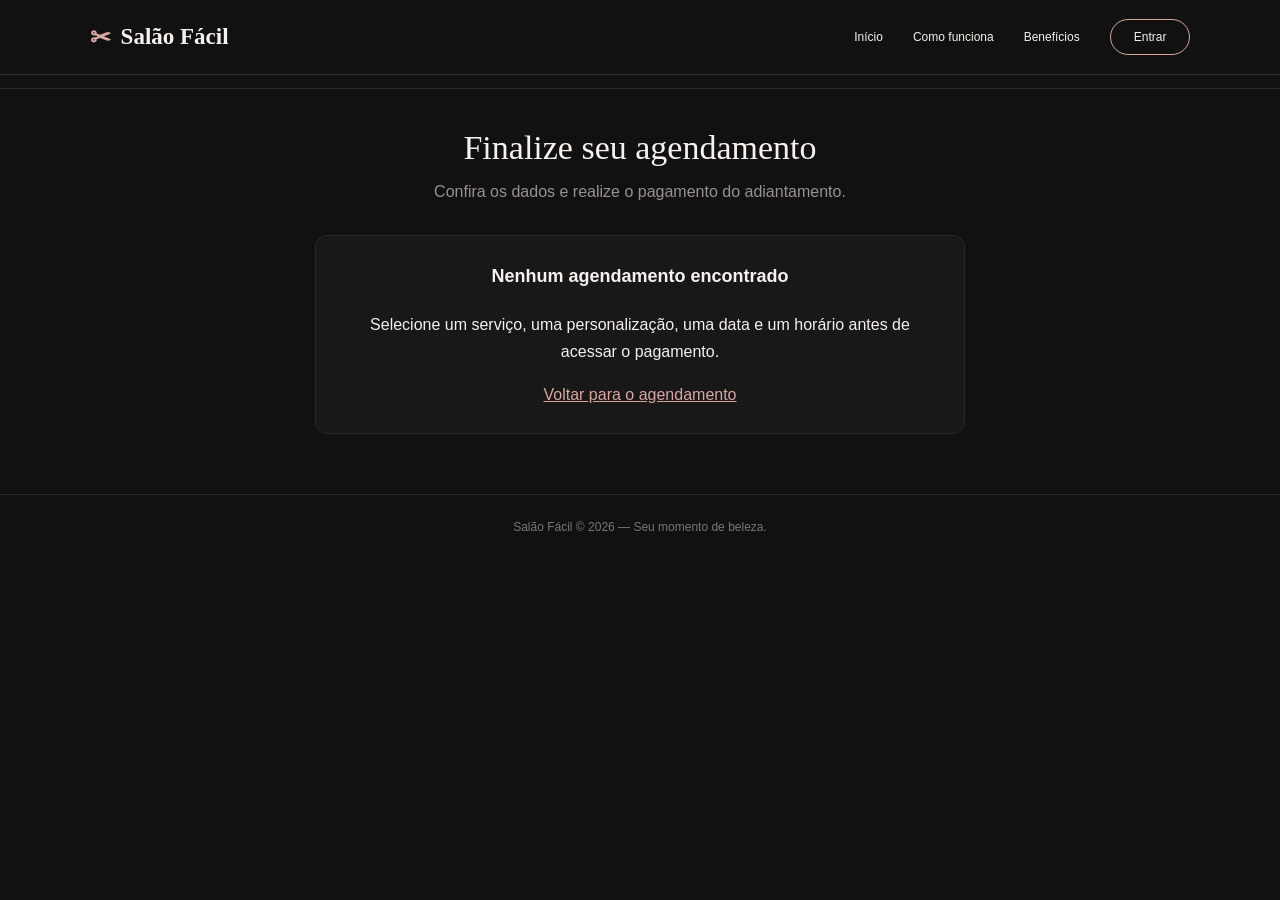
<file: projeto/pagamento.html>
<!DOCTYPE html>
<html lang="pt-BR">
<head>

    <meta charset="UTF-8">
    <meta name="viewport" content="width=device-width, initial-scale=1.0">
   
    
      <!-- CSS DO MENU COMPARTILHADO -->
      <link rel="stylesheet" href="css/menu.css"> 

    <title>Salão Fácil - Pagamento</title>

    <style>
        * {
            margin: 0;
            padding: 0;
            box-sizing: border-box;
        }

        body {
            font-family: Arial, sans-serif;
            background: #111111;
            color: #F6F1ED;
            min-height: 100vh;
        }

        header {
            padding: 25px 8%;
            display: flex;
            justify-content: space-between;
            align-items: center;
            border-bottom: 1px solid #292929;
        }

        .logo {
            color: #D9A6A0;
            font-size: 24px;
            font-weight: bold;
        }

        .voltar {
            color: #F6F1ED;
            text-decoration: none;
            border: 1px solid #333;
            padding: 10px 16px;
            border-radius: 7px;
            font-size: 14px;
        }

        .container {
            width: 90%;
            max-width: 650px;
            margin: 40px auto 60px;
        }

        .titulo {
            text-align: center;
            margin-bottom: 30px;
        }

        .titulo h1 {
            font-family: Georgia, serif;
            font-weight: normal;
            font-size: 34px;
            margin-bottom: 12px;
        }

        .titulo p {
            color: #99918D;
            line-height: 1.6;
        }

        .secao {
            background: #181818;
            border: 1px solid #292929;
            border-radius: 12px;
            padding: 25px;
            margin-bottom: 18px;
        }

        .secao h2 {
            font-size: 18px;
            margin-bottom: 20px;
        }

        .linha {
            display: flex;
            justify-content: space-between;
            gap: 15px;
            padding: 12px 0;
            border-bottom: 1px solid #292929;
            line-height: 1.5;
        }

        .linha:last-child {
            border-bottom: none;
        }

        .label {
            color: #99918D;
            font-size: 14px;
        }

        .valor {
            text-align: right;
            overflow-wrap: anywhere;
            font-size: 14px;
        }

        .total .valor {
            color: #D9A6A0;
            font-weight: bold;
        }

        .adiantamento {
            text-align: center;
            padding: 25px 15px;
            background: #211b1c;
            border: 1px solid #4a3032;
            border-radius: 10px;
            margin-top: 18px;
        }

        .adiantamento p {
            color: #cfc7c3;
            font-size: 14px;
        }

        .adiantamento h3 {
            color: #D9A6A0;
            font-size: 38px;
            margin: 12px 0;
        }

        .restante {
            color: #99918D;
            font-size: 13px;
            margin-top: 8px;
        }

        .pix-intro {
            color: #99918D;
            font-size: 14px;
            line-height: 1.6;
            margin-bottom: 18px;
        }

        .pix-chave {
            background: #222222;
            border: 1px solid #393939;
            border-radius: 8px;
            padding: 15px;
            margin-bottom: 12px;
            overflow-wrap: anywhere;
            line-height: 1.6;
            user-select: text;
        }

        .pix-chave strong {
            color: #D9A6A0;
            display: block;
            font-size: 12px;
            margin-bottom: 8px;
            text-transform: uppercase;
            letter-spacing: 1px;
        }

        .botao {
            display: block;
            width: 100%;
            padding: 15px;
            border: none;
            border-radius: 30px;
            text-align: center;
            text-decoration: none;
            font-size: 14px;
            font-weight: bold;
            cursor: pointer;
            transition: 0.2s;
        }

        .botao:hover {
            opacity: 0.88;
        }

        .botao-pix {
            background: #D9A6A0;
            color: #111111;
        }

        .botao-whatsapp {
            background: #25D366;
            color: #102116;
            margin-top: 15px;
        }

        .mensagem {
            min-height: 20px;
            color: #D9A6A0;
            font-size: 13px;
            margin-top: 10px;
            text-align: center;
        }

        .aviso {
            color: #99918D;
            font-size: 12px;
            line-height: 1.7;
            text-align: center;
            margin-top: 18px;
        }

        .sem-agendamento {
            display: none;
            text-align: center;
            line-height: 1.7;
        }

        .sem-agendamento a {
            display: inline-block;
            color: #D9A6A0;
            margin-top: 15px;
        }

        footer {
            text-align: center;
            padding: 25px;
            border-top: 1px solid #292929;
            color: #777;
            font-size: 12px;
        }

        @media (max-width: 500px) {
            header {
                padding: 20px 5%;
            }

            .logo {
                font-size: 20px;
            }

            .container {
                width: 92%;
                margin-top: 28px;
            }

            .titulo h1 {
                font-size: 29px;
            }

            .secao {
                padding: 20px;
            }

            .adiantamento h3 {
                font-size: 34px;
            }
        }
    </style>
</head>

<body>
     <!-- Carrega o menu compartilhado -->
      <script src="js/menu.js"></script>


<header>
    <div class="logo">✂ Salão Fácil</div>
    <a href="agendamento.html" class="voltar">← Voltar</a>
</header>

<main class="container">

    <div class="titulo">
        <h1>Finalize seu agendamento</h1>
        <p>Confira os dados e realize o pagamento do adiantamento.</p>
    </div>

    <div id="conteudoPagamento">

        <section class="secao">
            <h2>Resumo do agendamento</h2>

            <div class="linha">
                <span class="label">Serviço</span>
                <span class="valor" id="servico">—</span>
            </div>

            <div class="linha">
                <span class="label">Personalização</span>
                <span class="valor" id="personalizacao">—</span>
            </div>

            <div class="linha">
                <span class="label">Data</span>
                <span class="valor" id="data">—</span>
            </div>

            <div class="linha">
                <span class="label">Horário</span>
                <span class="valor" id="horario">—</span>
            </div>

            <div class="linha total">
                <span class="label">Valor total</span>
                <span class="valor" id="valorTotal">R$ 0,00</span>
            </div>

            <div class="adiantamento">
                <p>Adiantamento de 30%</p>
                <h3 id="valorAdiantamento">R$ 0,00</h3>
                <p>Valor a pagar antecipadamente via Pix</p>
                <p class="restante">
                    Restante do atendimento:
                    <strong id="valorRestante">R$ 0,00</strong>
                </p>
            </div>
        </section>

        <section class="secao">
            <h2>Pagamento via Pix</h2>

            <p class="pix-intro">
                Copie a chave Pix abaixo ou selecione o texto
                para copiá-lo manualmente. Depois, abra o aplicativo
                do seu banco e realize o pagamento.
            </p>

            <div class="pix-chave">
                <strong>Chave Pix da profissional</strong>
                <span id="chavePix"></span>
            </div>

            <button class="botao botao-pix" id="copiarPix"
                    type="button" onclick="copiarChavePix()">
                Copiar chave Pix
            </button>

            <p class="mensagem" id="mensagemPix" aria-live="polite"></p>

            <a class="botao botao-whatsapp" id="botaoWhatsApp"
               href="#" target="_blank" rel="noopener noreferrer">
                Enviar comprovante pelo WhatsApp
            </a>

            <p class="aviso">
                Após realizar o Pix, envie o comprovante à profissional.
                O agendamento só estará confirmado após a confirmação
                do pagamento pela profissional.
            </p>
        </section>

    </div>

    <section class="secao sem-agendamento" id="semAgendamento">
        <h2>Nenhum agendamento encontrado</h2>
        <p>
            Selecione um serviço, uma personalização, uma data
            e um horário antes de acessar o pagamento.
        </p>
        <a href="agendamento.html">Voltar para o agendamento</a>
    </section>

</main>

<footer>
    Salão Fácil © 2026 — Seu momento de beleza.
</footer>

<script>
    /*
      CONFIGURAÇÕES DA PROFISSIONAL

      Substitua os valores de exemplo pelos dados reais.
      O número do WhatsApp deve conter código do país e DDD,
      somente números. Exemplo de formato: 5551999999999.
    */

    const CHAVE_PIX = "ab20f795-bf2d-471d-900f-eaeb3dcf6b39L";
    const WHATSAPP_PROFISSIONAL = "5551991050250";

    const moeda = valor =>
        Number(valor).toLocaleString("pt-BR", {
            style: "currency",
            currency: "BRL"
        });

    const agendamentoSalvo =
        localStorage.getItem("agendamentoSalaoFacil");

    const conteudo =
        document.getElementById("conteudoPagamento");

    const semAgendamento =
        document.getElementById("semAgendamento");

    let agendamento = null;

    try {
        agendamento = agendamentoSalvo
            ? JSON.parse(agendamentoSalvo)
            : null;
    } catch (erro) {
        agendamento = null;
    }

    if (
        !agendamento ||
        typeof agendamento.valor !== "number" ||
        !Number.isFinite(agendamento.valor) ||
        agendamento.valor < 0
    ) {
        conteudo.style.display = "none";
        semAgendamento.style.display = "block";
    } else {
        const total = agendamento.valor;
        const adiantamento = Math.round(total * 30) / 100;
        const restante = total - adiantamento;

        document.getElementById("servico").textContent =
            agendamento.servico || "—";

        document.getElementById("personalizacao").textContent =
            agendamento.personalizacao || "—";

        document.getElementById("data").textContent =
            agendamento.data || "—";

        document.getElementById("horario").textContent =
            agendamento.horario || "—";

        document.getElementById("valorTotal").textContent =
            moeda(total);

        document.getElementById("valorAdiantamento").textContent =
            moeda(adiantamento);

        document.getElementById("valorRestante").textContent =
            moeda(restante);

        document.getElementById("chavePix").textContent =
            CHAVE_PIX;

        const mensagem =
            "Olá! Realizei o agendamento pelo Salão Fácil.\n\n" +
            "Serviço: " + (agendamento.servico || "—") + "\n" +
            "Personalização: " +
                (agendamento.personalizacao || "—") + "\n" +
            "Data: " + (agendamento.data || "—") + "\n" +
            "Horário: " + (agendamento.horario || "—") + "\n" +
            "Valor total: " + moeda(total) + "\n" +
            "Adiantamento de 30%: " + moeda(adiantamento) + "\n\n" +
            "Segue o comprovante do Pix para confirmação.";

        const numeroValido = /^\d{12,15}$/.test(
            WHATSAPP_PROFISSIONAL
        );

        const botaoWhatsApp =
            document.getElementById("botaoWhatsApp");

        if (numeroValido) {
            botaoWhatsApp.href =
                "https://wa.me/" + WHATSAPP_PROFISSIONAL +
                "?text=" + encodeURIComponent(mensagem);
        } else {
            botaoWhatsApp.addEventListener("click", function(event) {
                event.preventDefault();
                alert("Configure o número do WhatsApp da profissional no código.");
            });
        }
    }

    async function copiarChavePix() {
        const texto = CHAVE_PIX;
        const mensagem = document.getElementById("mensagemPix");

        if (
            !texto ||
              /*
      Insira a chave pix da profissional abaixo.
    */
            texto === "ab20f795-bf2d-471d-900f-eaeb3dcf6b39"
        ) {
            mensagem.textContent =
                "A profissional ainda precisa cadastrar a chave Pix.";
            return;
        }

        try {
            if (navigator.clipboard && window.isSecureContext) {
                await navigator.clipboard.writeText(texto);
            } else {
                const campo = document.createElement("textarea");
                campo.value = texto;
                campo.style.position = "fixed";
                campo.style.opacity = "0";
                document.body.appendChild(campo);
                campo.select();

                const copiou = document.execCommand("copy");
                campo.remove();

                if (!copiou) {
                    throw new Error("Não foi possível copiar.");
                }
            }

            mensagem.textContent = "Chave Pix copiada com sucesso!";
        } catch (erro) {
            mensagem.textContent =
                "Não foi possível copiar automaticamente. Selecione e copie a chave manualmente.";
        }
    }
</script>

</body>
</html>
</file>
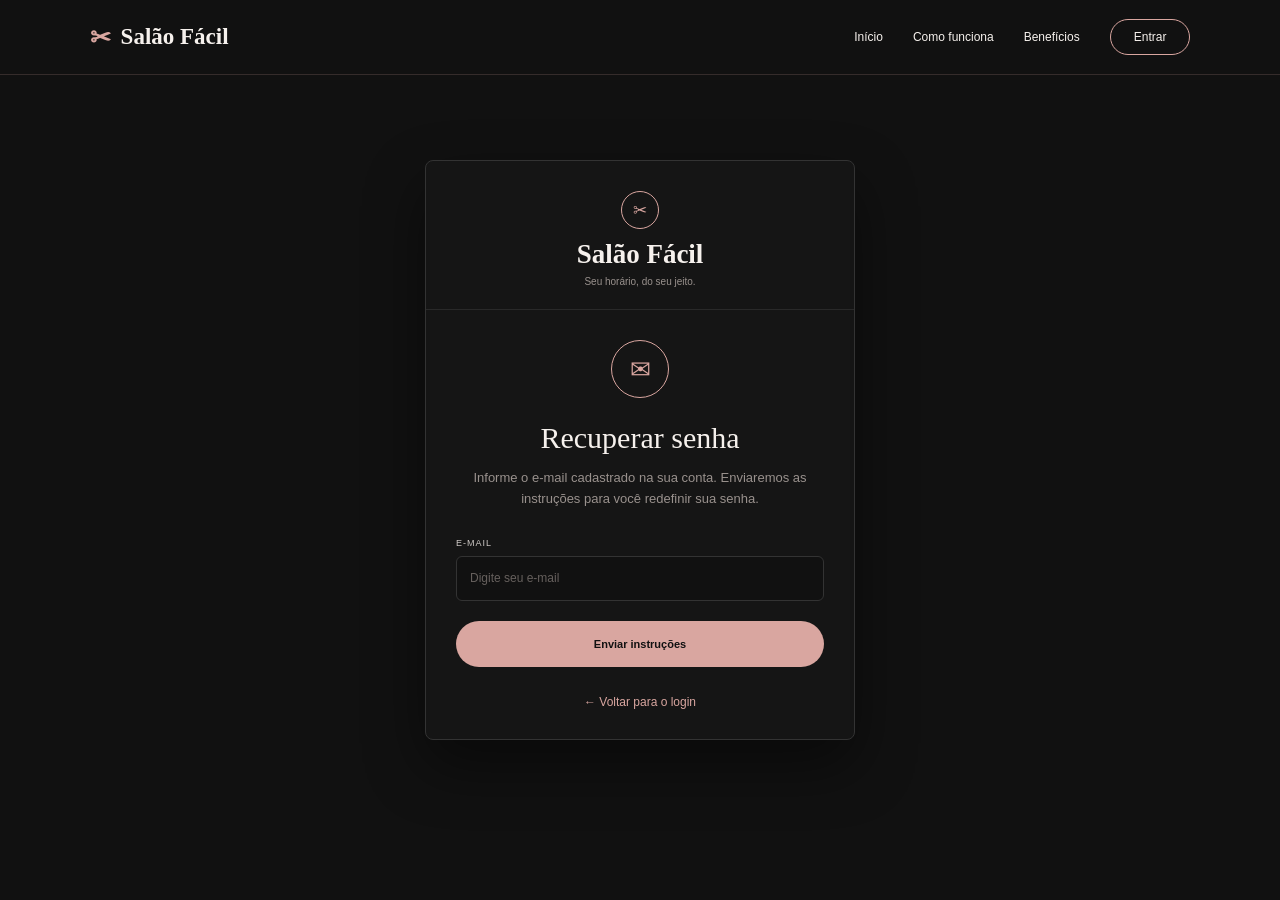
<file: projeto/recuperar-senha.html>
<!DOCTYPE html>
<html lang="pt-br">

<head>
    <meta charset="UTF-8">
    <meta name="viewport" content="width=device-width, initial-scale=1.0">

   <!-- CSS DO MENU COMPARTILHADO -->
      <link rel="stylesheet" href="css/menu.css">

    <title>Salão Fácil - Recuperar Senha</title>

    <style>
        /* CONFIGURAÇÕES GERAIS */

        * {
            margin: 0;
            padding: 0;
            box-sizing: border-box;
        }

        html {
            min-height: 100%;
        }

        body {
            min-height: 100vh;
            font-family: Arial, Helvetica, sans-serif;
            background-color: #111111;
            color: #F6F1ED;

            display: flex;
            justify-content: center;
            align-items: center;

            padding: 40px 20px;
        }

        /* CARD PRINCIPAL */

        .login-container {
            width: 100%;
            max-width: 430px;
            min-height: 560px;

            background-color: #151515;
            border: 1px solid #333333;
            border-radius: 8px;

            box-shadow: 0 25px 60px rgba(0, 0, 0, 0.45);

            display: flex;
            flex-direction: column;
            overflow: hidden;
        }

        /* LOGO */

        .logo-area {
            text-align: center;
            padding: 30px 20px 22px;
            border-bottom: 1px solid #292929;
        }

        .logo-icon {
            width: 38px;
            height: 38px;

            border: 1px solid #D9A6A0;
            border-radius: 50%;

            margin: 0 auto 10px;

            display: flex;
            justify-content: center;
            align-items: center;

            color: #D9A6A0;
            font-size: 17px;
        }

        .logo {
            font-family: Georgia, serif;
            font-size: 27px;
            color: #F6F1ED;
            font-weight: bold;
        }

        .slogan {
            margin-top: 6px;
            color: #99918D;
            font-size: 10px;
        }

        /* CONTEÚDO */

        .form-area {
            padding: 30px;
            flex: 1;

            display: flex;
            flex-direction: column;
        }

        .recovery-icon {
            width: 58px;
            height: 58px;

            border: 1px solid #D9A6A0;
            border-radius: 50%;

            margin: 0 auto 22px;

            display: flex;
            justify-content: center;
            align-items: center;

            color: #D9A6A0;
            font-size: 25px;
        }

        h1 {
            font-family: Georgia, serif;
            font-size: 30px;
            line-height: 1.2;
            font-weight: normal;

            margin-bottom: 12px;
            text-align: center;

            color: #F6F1ED;
        }

        .description {
            color: #99918D;
            font-size: 13px;
            line-height: 1.6;

            margin-bottom: 28px;
            text-align: center;
        }

        /* CAMPO DE E-MAIL */

        .form-group {
            margin-bottom: 20px;
        }

        label {
            display: block;
            color: #D0CBC8;

            font-size: 9px;
            text-transform: uppercase;
            letter-spacing: 1px;

            margin-bottom: 8px;
        }

        input {
            width: 100%;
            height: 45px;

            background-color: #111111;
            border: 1px solid #333333;
            border-radius: 6px;

            padding: 0 13px;
            color: #F6F1ED;

            outline: none;
            font-family: Arial, Helvetica, sans-serif;
            font-size: 12px;

            transition: 0.3s;
        }

        input::placeholder {
            color: #66605D;
        }

        input:focus {
            border-color: #D9A6A0;
            box-shadow: 0 0 0 2px rgba(217, 166, 160, 0.08);
        }

        /* BOTÃO */

        .login-btn {
            width: 100%;
            min-height: 46px;

            background-color: #D9A6A0;
            border: none;
            border-radius: 30px;

            color: #111111;
            font-weight: bold;
            font-size: 11px;

            cursor: pointer;
            transition: 0.3s;
        }

        .login-btn:hover {
            background-color: #F6F1ED;
            box-shadow: 0 0 20px rgba(217, 166, 160, 0.15);
        }

        .login-btn:active {
            transform: scale(0.99);
        }

        /* VOLTAR AO LOGIN */

        .back-link {
            display: block;
            margin-top: 28px;

            text-align: center;
            color: #D9A6A0;
            font-size: 12px;

            text-decoration: none;
            transition: 0.3s;
        }

        .back-link:hover {
            color: #F6F1ED;
        }

        /* MENSAGEM */

        .message {
            display: none;

            margin-top: 15px;
            padding: 12px;

            text-align: center;
            border-radius: 6px;

            font-size: 11px;
            line-height: 1.5;
        }

        .message.success {
            display: block;
            background: rgba(40, 120, 60, 0.15);
            border: 1px solid #3c8b50;
            color: #8cd69a;
        }

        .message.error {
            display: block;
            background: rgba(150, 30, 30, 0.15);
            border: 1px solid #8b3030;
            color: #e58c8c;
        }

        /* TABLET */

        @media (min-width: 481px) and (max-width: 768px) {
            body {
                padding: 25px;
            }

            .login-container {
                max-width: 430px;
            }
        }

        /* CELULAR */

        @media (max-width: 480px) {
            body {
                padding: 0;
                align-items: stretch;
            }

            .login-container {
                width: 100%;
                max-width: none;
                min-height: 100vh;

                border: none;
                border-radius: 0;
                box-shadow: none;
            }

            .logo-area {
                padding-top: 35px;
                padding-bottom: 22px;
            }

            .form-area {
                padding: 35px 22px 25px;
            }

            h1 {
                font-size: 28px;
            }

            .description {
                font-size: 12px;
            }

            input {
                height: 47px;
            }

            .login-btn {
                min-height: 47px;
            }
        }

        /* CELULAR PEQUENO */

        @media (max-width: 360px) {
            .form-area {
                padding: 28px 18px;
            }

            .logo {
                font-size: 24px;
            }

            h1 {
                font-size: 25px;
            }
        }
    </style>
</head>

<body>
 <!-- Carrega o menu compartilhado -->
<script src="js/menu.js"></script>

    <main class="login-container">

        <!-- LOGO -->

        <section class="logo-area">

            <div class="logo-icon">✂</div>

            <div class="logo">Salão Fácil</div>

            <div class="slogan">
                Seu horário, do seu jeito.
            </div>

        </section>

        <!-- FORMULÁRIO -->

        <section class="form-area">

            <div class="recovery-icon">✉</div>

            <h1>Recuperar senha</h1>

            <p class="description">
                Informe o e-mail cadastrado na sua conta.
                Enviaremos as instruções para você redefinir
                sua senha.
            </p>

            <form id="recoveryForm">

                <div class="form-group">

                    <label for="email">E-mail</label>

                    <input
                        type="email"
                        id="email"
                        name="email"
                        placeholder="Digite seu e-mail"
                        autocomplete="email"
                        required
                    >

                </div>

                <button type="submit" class="login-btn">
                    Enviar instruções
                </button>

                <div
                    id="message"
                    class="message"
                    aria-live="polite"
                ></div>

            </form>

            <a href="index_ajustado.html" class="back-link">
                ← Voltar para o login
            </a>

        </section>

    </main>

    <script>
        document
            .getElementById("recoveryForm")
            .addEventListener("submit", function(event) {

                event.preventDefault();

                const message = document.getElementById("message");

                message.className = "message";
                message.textContent = "";

                message.textContent =
                    "A tela está pronta, mas a recuperação de senha ainda precisa ser conectada ao sistema.";

                message.className = "message success";
            });
    </script>

</body>
</html>
</file>
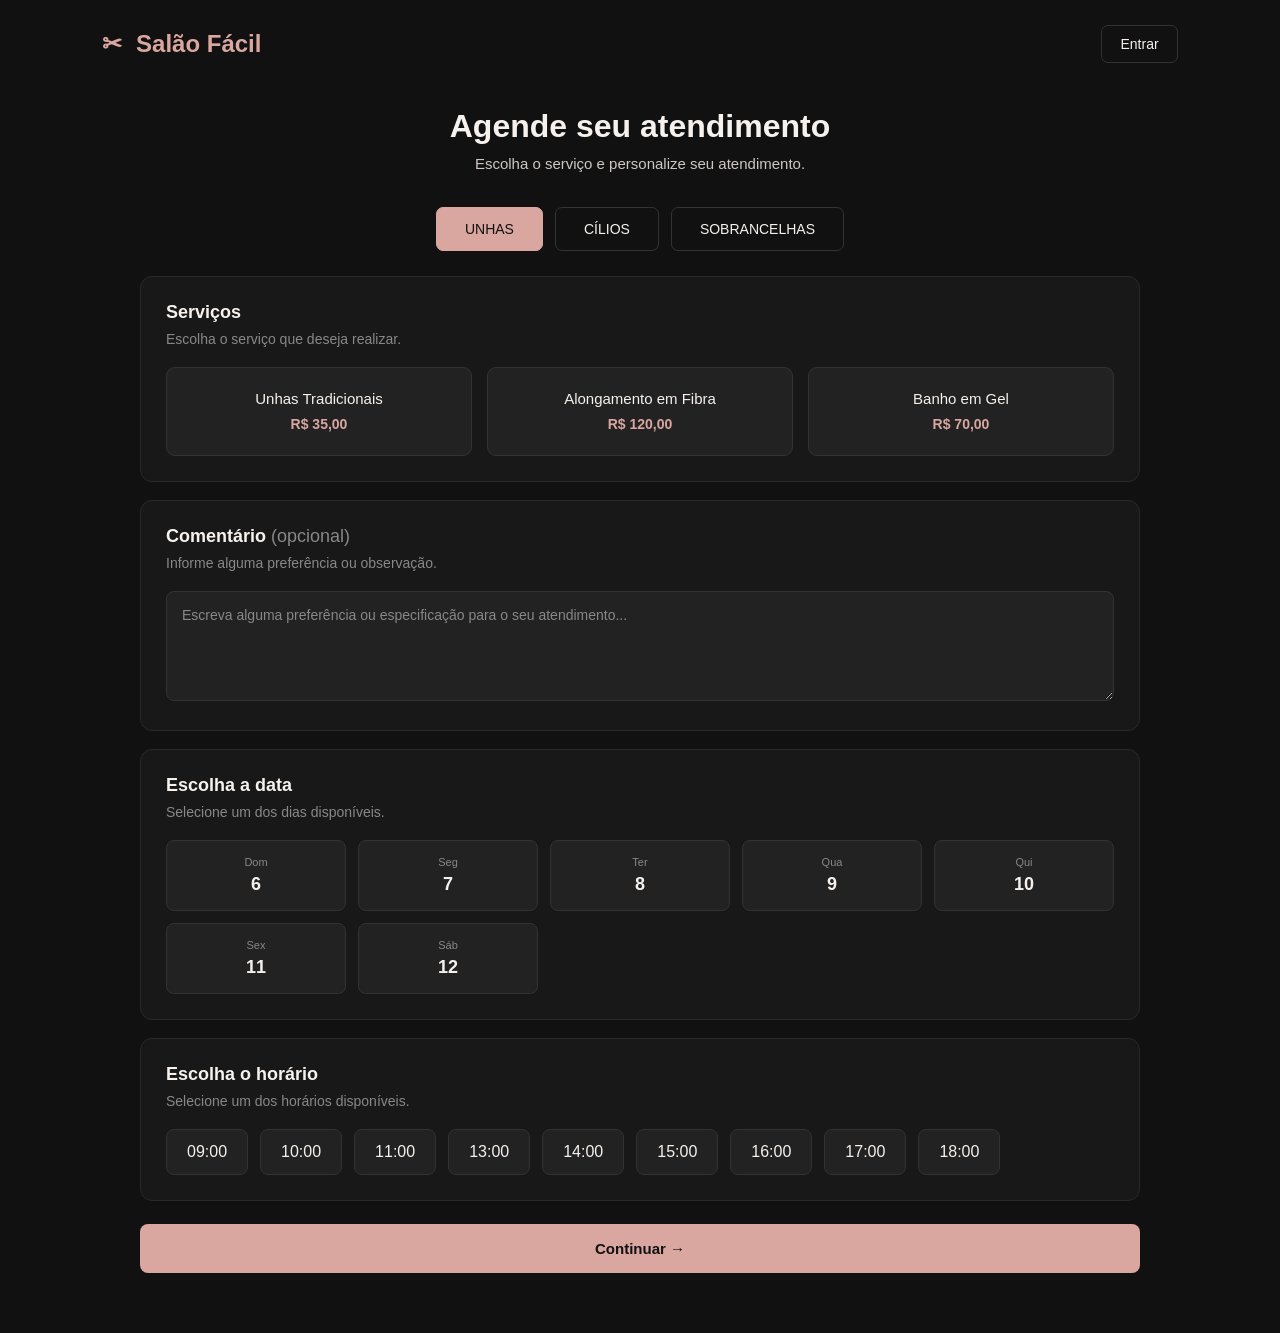
<file: projeto/projeto/agendamento.html>
<!DOCTYPE html>
<html lang="pt-BR">

<head>
    <meta charset="UTF-8">
    <meta name="viewport" content="width=device-width, initial-scale=1.0">

    <title>Salão Fácil - Agendamento</title>

    <style>

        * {
            margin: 0;
            padding: 0;
            box-sizing: border-box;
        }

        body {
            font-family: Arial, sans-serif;
            background: #111111;
            color: #F6F1ED;
            min-height: 100vh;
        }

        /* ==============================
           HEADER
        ============================== */

        header {
            width: 100%;
            padding: 25px 8%;
            display: flex;
            justify-content: space-between;
            align-items: center;
        }

        .logo {
            color: #D9A6A0;
            font-size: 24px;
            font-weight: bold;
        }

        .logo span {
            margin-right: 7px;
        }

        .entrar {
            color: #F6F1ED;
            text-decoration: none;
            font-size: 14px;
            border: 1px solid #333333;
            padding: 10px 18px;
            border-radius: 7px;
            transition: 0.2s;
        }

        .entrar:hover {
            color: #111111;
            background: #D9A6A0;
            border-color: #D9A6A0;
        }

        /* ==============================
           CONTAINER
        ============================== */

        .container {
            width: 90%;
            max-width: 1000px;
            margin: 20px auto 60px;
        }

        /* ==============================
           TÍTULO
        ============================== */

        .titulo {
            text-align: center;
            margin-bottom: 35px;
        }

        .titulo h1 {
            font-size: 32px;
            margin-bottom: 10px;
            color: #F6F1ED;
        }

        .titulo p {
            color: #cfc7c3;
            font-size: 15px;
        }

        /* ==============================
           CATEGORIAS
        ============================== */

        .categorias {
            display: flex;
            justify-content: center;
            gap: 12px;
            margin-bottom: 25px;
            flex-wrap: wrap;
        }

        .categoria {
            background: transparent;
            border: 1px solid #333333;
            color: #F6F1ED;
            padding: 13px 28px;
            border-radius: 7px;
            cursor: pointer;
            font-size: 14px;
            transition: 0.2s;
        }

        .categoria:hover {
            border-color: #D9A6A0;
        }

        .categoria.ativa {
            background: #D9A6A0;
            color: #111111;
            border-color: #D9A6A0;
        }

        /* ==============================
           SEÇÕES
        ============================== */

        .secao {
            background: #181818;
            border: 1px solid #292929;
            border-radius: 12px;
            padding: 25px;
            margin-bottom: 18px;
        }

        .secao h2 {
            font-size: 18px;
            margin-bottom: 8px;
            color: #F6F1ED;
        }

        .descricao-secao {
            color: #888888;
            font-size: 14px;
            margin-bottom: 20px;
        }

        /* ==============================
           SERVIÇOS
        ============================== */

        .servicos {
            display: grid;
            grid-template-columns: repeat(3, 1fr);
            gap: 15px;
        }

        .servico {
            background: #222222;
            border: 1px solid #333333;
            border-radius: 9px;
            padding: 22px 15px;
            text-align: center;
            cursor: pointer;
            transition: 0.2s;
        }

        .servico:hover {
            border-color: #D9A6A0;
            transform: translateY(-2px);
        }

        .servico.selecionado {
            border-color: #D9A6A0;
            background: #251f20;
            box-shadow: 0 0 0 1px #D9A6A0;
        }

        .servico h3 {
            font-size: 15px;
            font-weight: normal;
            color: #F6F1ED;
            margin-bottom: 8px;
        }

        .preco {
            color: #D9A6A0;
            font-size: 14px;
            font-weight: bold;
        }

        /* ==============================
           PERSONALIZAÇÃO
        ============================== */

        .personalizacao {
            display: none;
        }

        .personalizacao.visivel {
            display: block;
        }

        .opcoes {
            display: flex;
            flex-wrap: wrap;
            gap: 12px;
        }

        .opcao {
            background: #222222;
            border: 1px solid #333333;
            color: #F6F1ED;
            border-radius: 8px;
            padding: 13px 18px;
            cursor: pointer;
            transition: 0.2s;
            font-size: 14px;
        }

        .opcao:hover {
            border-color: #D9A6A0;
        }

        .opcao.selecionada {
            border-color: #D9A6A0;
            background: #251f20;
        }

        /* ==============================
           CORES
        ============================== */

        .cores {
            display: flex;
            flex-wrap: wrap;
            gap: 18px;
        }

        .cor {
            cursor: pointer;
            text-align: center;
        }

        .cor input {
            display: none;
        }

        .bolinha {
            width: 40px;
            height: 40px;
            border-radius: 50%;
            display: block;
            border: 2px solid transparent;
            transition: 0.2s;
        }

        .cor input:checked + .bolinha {
            border-color: #F6F1ED;
            box-shadow: 0 0 0 2px #D9A6A0;
        }

        .nome-cor {
            display: block;
            margin-top: 7px;
            font-size: 12px;
            color: #cfc7c3;
        }

        .vermelho {
            background: #9E1B32;
        }

        .bordo {
            background: #5C1024;
        }

        .rosa {
            background: #D98C9B;
        }

        .nude {
            background: #C9A58D;
        }

        .branco {
            background: #F5F5F5;
        }

        .preto {
            background: #050505;
            border: 1px solid #555555;
        }

        /* ==============================
           COMENTÁRIO
        ============================== */

        textarea {
            width: 100%;
            min-height: 110px;
            resize: vertical;
            background: #222222;
            border: 1px solid #333333;
            border-radius: 8px;
            padding: 15px;
            color: #F6F1ED;
            font-family: Arial, sans-serif;
            font-size: 14px;
            outline: none;
        }

        textarea:focus {
            border-color: #D9A6A0;
        }

        textarea::placeholder {
            color: #888888;
        }

        /* ==============================
           DATAS
        ============================== */

        .datas {
            display: grid;
            grid-template-columns: repeat(5, 1fr);
            gap: 12px;
        }

        .data {
            background: #222222;
            border: 1px solid #333333;
            border-radius: 8px;
            padding: 15px 8px;
            text-align: center;
            cursor: pointer;
            transition: 0.2s;
        }

        .data:hover {
            border-color: #D9A6A0;
        }

        .data.selecionada {
            background: #251f20;
            border-color: #D9A6A0;
        }

        .data .dia-semana {
            display: block;
            color: #888888;
            font-size: 11px;
            margin-bottom: 6px;
        }

        .data .numero {
            display: block;
            color: #F6F1ED;
            font-size: 18px;
            font-weight: bold;
        }

        /* ==============================
           HORÁRIOS
        ============================== */

        .horarios {
            display: flex;
            flex-wrap: wrap;
            gap: 12px;
        }

        .horario {
            background: #222222;
            border: 1px solid #333333;
            color: #F6F1ED;
            border-radius: 8px;
            padding: 13px 20px;
            cursor: pointer;
            transition: 0.2s;
        }

        .horario:hover {
            border-color: #D9A6A0;
        }

        .horario.selecionado {
            background: #251f20;
            border-color: #D9A6A0;
        }

        /* ==============================
           RESUMO
        ============================== */

        .resumo {
            display: none;
        }

        .resumo.visivel {
            display: block;
        }

        .resumo-linha {
            display: flex;
            justify-content: space-between;
            align-items: center;
            padding: 13px 0;
            border-bottom: 1px solid #292929;
            gap: 20px;
        }

        .resumo-linha:last-child {
            border-bottom: none;
        }

        .resumo-linha .label {
            color: #888888;
            font-size: 14px;
        }

        .resumo-linha .valor {
            color: #F6F1ED;
            font-size: 14px;
            text-align: right;
        }

        .resumo-linha.total {
            margin-top: 5px;
            padding-top: 18px;
        }

        .resumo-linha.total .label {
            color: #F6F1ED;
            font-weight: bold;
        }

        .resumo-linha.total .valor {
            color: #D9A6A0;
            font-size: 18px;
            font-weight: bold;
        }

        /* ==============================
           BOTÃO
        ============================== */

        .continuar {
            width: 100%;
            border: none;
            border-radius: 8px;
            padding: 16px;
            background: #D9A6A0;
            color: #111111;
            font-size: 15px;
            font-weight: bold;
            cursor: pointer;
            transition: 0.2s;
            margin-top: 5px;
        }

        .continuar:hover {
            opacity: 0.9;
        }

        /* ==============================
           ESCONDER SEÇÕES
        ============================== */

        .oculto {
            display: none;
        }

        /* ==============================
           RESPONSIVO
        ============================== */

        @media (max-width: 700px) {

            header {
                padding: 20px 5%;
            }

            .container {
                width: 92%;
                margin-top: 15px;
            }

            .titulo h1 {
                font-size: 27px;
            }

            .servicos {
                grid-template-columns: 1fr;
            }

            .datas {
                grid-template-columns: repeat(3, 1fr);
            }

            .categoria {
                flex: 1;
                padding: 13px 10px;
            }

            .secao {
                padding: 20px;
            }
        }

    </style>
</head>

<body>

    <!-- ==============================
         HEADER
    ============================== -->

    <header>

        <div class="logo">
            <span>✂</span> Salão Fácil
        </div>

        <!-- AGORA VAI PARA O INDEX.HTML -->

        <a href="index.html" class="entrar">
            Entrar
        </a>

    </header>

    <main class="container">

        <!-- ==============================
             TÍTULO
        ============================== -->

        <div class="titulo">

            <h1>Agende seu atendimento</h1>

            <p>
                Escolha o serviço e personalize seu atendimento.
            </p>

        </div>

        <!-- ==============================
             CATEGORIAS
        ============================== -->

        <div class="categorias">

            <button
                class="categoria ativa"
                data-categoria="unhas">

                UNHAS

            </button>

            <button
                class="categoria"
                data-categoria="cilios">

                CÍLIOS

            </button>

            <button
                class="categoria"
                data-categoria="sobrancelhas">

                SOBRANCELHAS

            </button>

        </div>

        <!-- ==============================
             SERVIÇOS
        ============================== -->

        <section class="secao">

            <h2>Serviços</h2>

            <p class="descricao-secao">
                Escolha o serviço que deseja realizar.
            </p>

            <div
                class="servicos"
                id="servicos">
            </div>

        </section>

        <!-- ==============================
             PERSONALIZAÇÃO
        ============================== -->

        <section
            class="secao personalizacao"
            id="personalizacao">

            <h2 id="tituloPersonalizacao">
                Personalização
            </h2>

            <p class="descricao-secao">
                Escolha como deseja realizar seu atendimento.
            </p>

            <div id="opcoesPersonalizacao"></div>

        </section>

        <!-- ==============================
             COMENTÁRIO
        ============================== -->

        <section class="secao">

            <h2>
                Comentário
                <span style="font-weight: normal; color: #888;">
                    (opcional)
                </span>
            </h2>

            <p class="descricao-secao">
                Informe alguma preferência ou observação.
            </p>

            <textarea
                id="comentario"
                placeholder="Escreva alguma preferência ou especificação para o seu atendimento..."
            ></textarea>

        </section>

        <!-- ==============================
             DATA
        ============================== -->

        <section class="secao">

            <h2>Escolha a data</h2>

            <p class="descricao-secao">
                Selecione um dos dias disponíveis.
            </p>

            <div
                class="datas"
                id="datas">
            </div>

        </section>

        <!-- ==============================
             HORÁRIO
        ============================== -->

        <section class="secao">

            <h2>Escolha o horário</h2>

            <p class="descricao-secao">
                Selecione um dos horários disponíveis.
            </p>

            <div
                class="horarios"
                id="horarios">
            </div>

        </section>

        <!-- ==============================
             RESUMO
        ============================== -->

        <section
            class="secao resumo"
            id="resumo">

            <h2>Resumo do agendamento</h2>

            <div class="resumo-linha">

                <span class="label">
                    Serviço
                </span>

                <span
                    class="valor"
                    id="resumoServico">
                    —
                </span>

            </div>

            <div class="resumo-linha">

                <span class="label">
                    Personalização
                </span>

                <span
                    class="valor"
                    id="resumoPersonalizacao">
                    —
                </span>

            </div>

            <div class="resumo-linha">

                <span class="label">
                    Comentário
                </span>

                <span
                    class="valor"
                    id="resumoComentario">
                    —
                </span>

            </div>

            <div class="resumo-linha">

                <span class="label">
                    Data
                </span>

                <span
                    class="valor"
                    id="resumoData">
                    —
                </span>

            </div>

            <div class="resumo-linha">

                <span class="label">
                    Horário
                </span>

                <span
                    class="valor"
                    id="resumoHorario">
                    —
                </span>

            </div>

            <div class="resumo-linha total">

                <span class="label">
                    Valor total
                </span>

                <span
                    class="valor"
                    id="resumoValor">
                    R$ 0,00
                </span>

            </div>

        </section>

        <!-- ==============================
             CONTINUAR
        ============================== -->

        <button
            class="continuar"
            onclick="continuarAgendamento()">

            Continuar →

        </button>

    </main>

    <script>

    /* ==============================
       SERVIÇOS
    ============================== */

    const dados = {

        unhas: [

            {
                nome: "Unhas Tradicionais",
                preco: 35
            },

            {
                nome: "Alongamento em Fibra",
                preco: 120
            },

            {
                nome: "Banho em Gel",
                preco: 70
            }

        ],

        cilios: [

            {
                nome: "Cílios de Tufo",
                semPreco: true
            }

        ],

        sobrancelhas: [

            {
                nome: "Design de Sobrancelhas",
                semPreco: true
            }

        ]

    };


    /* ==============================
       PERSONALIZAÇÕES
    ============================== */

    const personalizacoes = {

        "Unhas Tradicionais": {

            tipo: "cores",

            titulo: "Escolha a cor do esmalte"

        },

        "Alongamento em Fibra": {

            tipo: "cores",

            titulo: "Escolha a cor do esmalte"

        },

        "Banho em Gel": {

            tipo: "cores",

            titulo: "Escolha a cor do esmalte"

        },


        /* ==============================
           CÍLIOS
        ============================== */

        "Cílios de Tufo": {

            tipo: "opcoes",

            titulo: "Escolha o modelo dos cílios",

            opcoes: [

                {
                    nome: "Brasileiro",
                    preco: 150
                },

                {
                    nome: "5D",
                    preco: 150
                },

                {
                    nome: "Fox",
                    preco: 170
                }

            ]

        },


        /* ==============================
           SOBRANCELHAS
        ============================== */

        "Design de Sobrancelhas": {

            tipo: "opcoes",

            titulo: "Escolha a personalização",

            opcoes: [

                {
                    nome: "Design com henna",
                    preco: 40
                },

                {
                    nome: "Design simples",
                    preco: 30
                },

                {
                    nome: "Brow Lamination",
                    preco: 150
                }

            ]

        }

    };


    /* ==============================
       ELEMENTOS
    ============================== */

    const servicosContainer =
        document.getElementById("servicos");

    const personalizacao =
        document.getElementById("personalizacao");

    const tituloPersonalizacao =
        document.getElementById("tituloPersonalizacao");

    const opcoesPersonalizacao =
        document.getElementById("opcoesPersonalizacao");

    const datasContainer =
        document.getElementById("datas");

    const horariosContainer =
        document.getElementById("horarios");

    const resumo =
        document.getElementById("resumo");


    /* ==============================
       VARIÁVEIS
    ============================== */

    let servicoSelecionado = "";

    let precoSelecionado = 0;

    let personalizacaoSelecionada = "";

    let precoPersonalizacao = 0;

    let dataSelecionada = "";

    let horarioSelecionado = "";


    /* ==============================
       MOSTRAR SERVIÇOS
    ============================== */

    function mostrarServicos(categoria) {

        servicosContainer.innerHTML = "";

        /*
            Esconde a personalização enquanto
            nenhum serviço estiver selecionado.
        */

        personalizacao.classList.remove(
            "visivel"
        );


        dados[categoria].forEach(servico => {

            const card =
                document.createElement("div");

            card.className = "servico";


            /*
                Se o serviço tiver semPreco: true,
                não mostra nenhum valor.
            */

            if (servico.semPreco) {

                card.innerHTML = `
                    <h3>${servico.nome}</h3>
                `;

            } else {

                card.innerHTML = `
                    <h3>${servico.nome}</h3>

                    <span class="preco">
                        R$ ${servico.preco
                            .toFixed(2)
                            .replace(".", ",")}
                    </span>
                `;

            }


            /* ==============================
               CLIQUE NO SERVIÇO
            ============================== */

            card.addEventListener(
                "click",
                () => {

                    document
                        .querySelectorAll(".servico")
                        .forEach(item => {

                            item.classList.remove(
                                "selecionado"
                            );

                        });


                    card.classList.add(
                        "selecionado"
                    );


                    selecionarServico(
                        servico.nome,
                        servico.preco || 0
                    );

                }
            );


            servicosContainer.appendChild(
                card
            );

        });


        /*
            Limpa as seleções anteriores.
        */

        servicoSelecionado = "";

        precoSelecionado = 0;

        personalizacaoSelecionada = "";

        precoPersonalizacao = 0;

        atualizarResumo();

    }


/* ==============================
       SELECIONAR SERVIÇO
    ============================== */

    function selecionarServico(
        servico,
        preco
    ) {

        servicoSelecionado = servico;

        precoSelecionado = preco;

        precoPersonalizacao = 0;

        personalizacaoSelecionada = "";


        const dadosServico =
            personalizacoes[servico];


        /*
            Abre a personalização.
        */

        personalizacao.classList.add(
            "visivel"
        );


        tituloPersonalizacao.textContent =
            dadosServico.titulo;


        opcoesPersonalizacao.innerHTML = "";


        /* ==============================
           PERSONALIZAÇÃO POR CORES
        ============================== */

        if (
            dadosServico.tipo === "cores"
        ) {

            const cores =
                document.createElement("div");

            cores.className = "cores";


            const listaCores = [

                ["vermelho", "Vermelho"],

                ["bordo", "Bordô"],

                ["rosa", "Rosa"],

                ["nude", "Nude"],

                ["branco", "Branco"],

                ["preto", "Preto"]

            ];


            listaCores.forEach(cor => {

                const label =
                    document.createElement("label");

                label.className = "cor";


                label.innerHTML = `

                    <input
                        type="radio"
                        name="cor"
                        value="${cor[1]}"
                    >

                    <span
                        class="bolinha ${cor[0]}"
                    ></span>

                    <span class="nome-cor">
                        ${cor[1]}
                    </span>

                `;


                const input =
                    label.querySelector("input");


                input.addEventListener(
                    "change",
                    () => {

                        personalizacaoSelecionada =
                            input.value;

                        precoPersonalizacao = 0;

                        atualizarResumo();

                    }
                );


                cores.appendChild(
                    label
                );

            });


            opcoesPersonalizacao.appendChild(
                cores
            );

        }


        /* ==============================
           PERSONALIZAÇÃO POR OPÇÕES
        ============================== */

        if (
            dadosServico.tipo === "opcoes"
        ) {

            const opcoes =
                document.createElement("div");

            opcoes.className = "opcoes";


            dadosServico.opcoes.forEach(
                opcao => {

                    const botao =
                        document.createElement("div");

                    botao.className = "opcao";


                    botao.innerHTML = `

                        <span>
                            ${opcao.nome}
                        </span>

                        <span style="
                            color: #D9A6A0;
                            margin-left: 8px;
                            font-weight: bold;
                        ">
                            R$ ${opcao.preco
                                .toFixed(2)
                                .replace(".", ",")}
                        </span>

                    `;


                    botao.addEventListener(
                        "click",
                        () => {

                            opcoes
                                .querySelectorAll(".opcao")
                                .forEach(item => {

                                    item.classList.remove(
                                        "selecionada"
                                    );

                                });


                            botao.classList.add(
                                "selecionada"
                            );


                            personalizacaoSelecionada =
                                opcao.nome;


                            precoPersonalizacao =
                                opcao.preco;


                            atualizarResumo();

                        }
                    );


                    opcoes.appendChild(
                        botao
                    );

                }
            );


            opcoesPersonalizacao.appendChild(
                opcoes
            );

        }


        atualizarResumo();

    }

 /* ==============================
       DATAS
    ============================== */

    function gerarDatas() {

        datasContainer.innerHTML = "";

        const hoje = new Date();


        const diasSemana = [

            "Dom",
            "Seg",
            "Ter",
            "Qua",
            "Qui",
            "Sex",
            "Sáb"

        ];


        for (
            let i = 1;
            i <= 7;
            i++
        ) {

            const data =
                new Date(hoje);

            data.setDate(
                hoje.getDate() + i
            );


            const dataFormatada =
                data.toLocaleDateString(
                    "pt-BR"
                );


            const dia =
                document.createElement("div");

            dia.className = "data";


            dia.innerHTML = `

                <span class="dia-semana">
                    ${diasSemana[data.getDay()]}
                </span>

                <span class="numero">
                    ${data.getDate()}
                </span>

            `;


            dia.addEventListener(
                "click",
                () => {

                    document
                        .querySelectorAll(".data")
                        .forEach(item => {

                            item.classList.remove(
                                "selecionada"
                            );

                        });


                    dia.classList.add(
                        "selecionada"
                    );


                    dataSelecionada =
                        dataFormatada;


                    atualizarResumo();

                }
            );


            datasContainer.appendChild(
                dia
            );

        }

    }


    /* ==============================
       HORÁRIOS
    ============================== */

    function gerarHorarios() {

        horariosContainer.innerHTML = "";


        const horarios = [

            "09:00",
            "10:00",
            "11:00",
            "13:00",
            "14:00",
            "15:00",
            "16:00",
            "17:00",
            "18:00"

        ];


        horarios.forEach(horario => {

            const botao =
                document.createElement("div");

            botao.className = "horario";

            botao.textContent =
                horario;


            botao.addEventListener(
                "click",
                () => {

                    document
                        .querySelectorAll(".horario")
                        .forEach(item => {

                            item.classList.remove(
                                "selecionado"
                            );

                        });


                    botao.classList.add(
                        "selecionado"
                    );


                    horarioSelecionado =
                        horario;


                    atualizarResumo();

                }
            );


            horariosContainer.appendChild(
                botao
            );

        });

    }


    /* ==============================
       RESUMO
    ============================== */

    function atualizarResumo() {

        document.getElementById(
            "resumoServico"
        ).textContent =
            servicoSelecionado || "—";


        document.getElementById(
            "resumoPersonalizacao"
        ).textContent =
            personalizacaoSelecionada || "—";


        const comentario =
            document.getElementById(
                "comentario"
            ).value;


        document.getElementById(
            "resumoComentario"
        ).textContent =
            comentario || "—";


        document.getElementById(
            "resumoData"
        ).textContent =
            dataSelecionada || "—";


        document.getElementById(
            "resumoHorario"
        ).textContent =
            horarioSelecionado || "—";


        /*
            O valor do serviço + personalização.
        */

        const valorTotal =
            precoSelecionado +
            precoPersonalizacao;


        document.getElementById(
            "resumoValor"
        ).textContent =
            "R$ " +
            valorTotal
                .toFixed(2)
                .replace(".", ",");


        if (
            servicoSelecionado ||
            personalizacaoSelecionada ||
            dataSelecionada ||
            horarioSelecionado
        ) {

            resumo.classList.add(
                "visivel"
            );

        }

    }
       /* ==============================
       CATEGORIAS
    ============================== */

    document
        .querySelectorAll(".categoria")
        .forEach(botao => {

            botao.addEventListener(
                "click",
                () => {

                    document
                        .querySelectorAll(
                            ".categoria"
                        )
                        .forEach(item => {

                            item.classList.remove(
                                "ativa"
                            );

                        });


                    botao.classList.add(
                        "ativa"
                    );


                    mostrarServicos(
                        botao.dataset.categoria
                    );

                }
            );

        });


    /* ==============================
       COMENTÁRIO
    ============================== */

    document
        .getElementById("comentario")
        .addEventListener(
            "input",
            atualizarResumo
        );


    /* ==============================
       CONTINUAR
    ============================== */

 
function continuarAgendamento() {
    const comentario = document.getElementById("comentario").value;

    if (!servicoSelecionado) {
        alert("Selecione um serviço.");
        return;
    }

    if (!personalizacaoSelecionada) {
        alert("Escolha uma personalização.");
        return;
    }

    if (!dataSelecionada) {
        alert("Escolha uma data.");
        return;
    }

    if (!horarioSelecionado) {
        alert("Escolha um horário.");
        return;
    }

    const valorTotal = precoSelecionado + precoPersonalizacao;

    const agendamento = {
        servico: servicoSelecionado,
        personalizacao: personalizacaoSelecionada,
        comentario: comentario,
        data: dataSelecionada,
        horario: horarioSelecionado,
        valor: valorTotal
    };

    // Salva os dados antes de verificar o login
    localStorage.setItem(
        "agendamentoSalaoFacil",
        JSON.stringify(agendamento)
    );

    // Verifica se existe indicação de login
    const clienteLogado = localStorage.getItem("clienteLogado");

    if (clienteLogado !== "true") {
        alert("Para continuar com o agendamento, faça login ou crie sua conta.");
        localStorage.setItem("voltarParaPagamento", "true");
        window.location.href = "index.html";
        return;
    }

    window.location.href = "pagamento.html";
}



    /* ==============================
       INICIALIZAÇÃO
    ============================== */

    mostrarServicos("unhas");

    gerarDatas();

    gerarHorarios();

</script>

    </script>

</body>

</html>
</file>
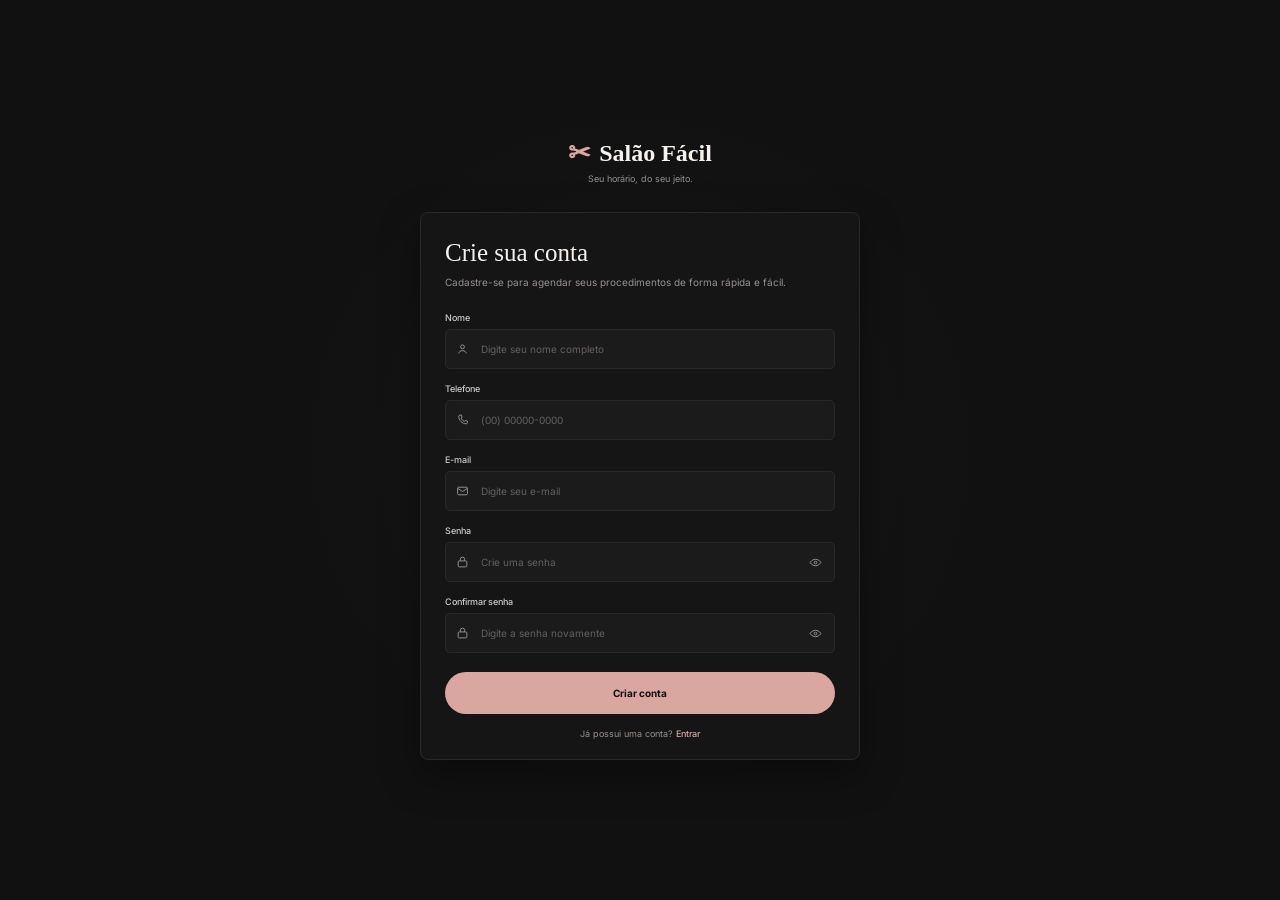
<file: projeto/projeto/cadastro.html>
<!DOCTYPE html>
<html lang="pt-BR">

<head>

    <meta charset="UTF-8">
    <meta name="viewport" content="width=device-width, initial-scale=1.0">

    <title>Cadastro | Salão Fácil</title>

    <link rel="preconnect" href="https://fonts.googleapis.com">
    <link rel="preconnect" href="https://fonts.gstatic.com" crossorigin>

    <link href="https://fonts.googleapis.com/css2?family=Inter:wght@400;500;600;700&display=swap" rel="stylesheet">

    <style>

        /* =====================================================
           PALETA DO LANDING
        ===================================================== */

        /*
            Fundo principal: #111111
            Fundo secundário: #0D0D0D
            Card: #151515
            Campo: #1B1B1B
            Rosa principal: #D9A6A0
            Rosa hover: #E6B8B2
            Branco: #F6F1ED
            Texto secundário: #99918D
            Texto suave: #D0CBC8
            Bordas: #292929
        */


        /* =====================================================
           RESET
        ===================================================== */

        * {
            margin: 0;
            padding: 0;
            box-sizing: border-box;
        }


        html,
        body {
            width: 100%;
            min-height: 100%;
        }


        body {

            font-family: "Inter", Arial, Helvetica, sans-serif;

            background-color: #111111;

            color: #F6F1ED;
        }


        button,
        input {
            font-family: inherit;
        }


        /* =====================================================
           PÁGINA
        ===================================================== */

        .page {

            min-height: 100vh;

            width: 100%;

            display: flex;

            justify-content: center;

            align-items: center;

            padding: 40px 20px;

            background:
                radial-gradient(
                    circle at center,
                    rgba(217, 166, 160, 0.035),
                    transparent 45%
                ),
                #111111;
        }


        /* =====================================================
           CONTAINER
        ===================================================== */

        .register-container {

            width: 100%;

            max-width: 440px;
        }


        /* =====================================================
           LOGO
        ===================================================== */

        .brand {

            text-align: center;

            margin-bottom: 28px;
        }


        .brand-name {

            display: flex;

            justify-content: center;

            align-items: center;

            gap: 8px;

            color: #F6F1ED;

            font-family: Georgia, serif;

            font-size: 24px;

            font-weight: bold;
        }


        .brand-icon {

            color: #D9A6A0;

            font-size: 27px;

            line-height: 1;
        }


        .brand-subtitle {

            margin-top: 6px;

            color: #99918D;

            font-size: 9px;

            font-weight: 400;
        }


        /* =====================================================
           CARD
        ===================================================== */

        .register-card {

            width: 100%;

            padding: 26px 24px 20px;

            background-color: #151515;

            border: 1px solid #292929;

            border-radius: 8px;

            box-shadow:
                0 15px 40px rgba(0, 0, 0, 0.35);
        }


        /* =====================================================
           CABEÇALHO
        ===================================================== */

        .card-title {

            color: #F6F1ED;

            font-family: Georgia, serif;

            font-size: 25px;

            font-weight: normal;

            margin-bottom: 7px;
        }


        .card-description {

            color: #99918D;

            font-size: 10px;

            line-height: 1.6;

            margin-bottom: 22px;
        }


        /* =====================================================
           FORMULÁRIO
        ===================================================== */

        .form {

            display: flex;

            flex-direction: column;

            gap: 14px;
        }


        .form-group {

            display: flex;

            flex-direction: column;
        }


        .form-label {

            margin-bottom: 6px;

            color: #D0CBC8;

            font-size: 9px;

            font-weight: 500;
        }


        /* =====================================================
           INPUT WRAPPER
        ===================================================== */

        .input-wrapper {

            position: relative;

            width: 100%;
        }


        /* =====================================================
           INPUT
        ===================================================== */

        .input {

            width: 100%;

            height: 40px;

            padding: 0 10px 0 35px;

            color: #F6F1ED;

            background-color: #1B1B1B;

            border: 1px solid #292929;

            border-radius: 5px;

            outline: none;

            font-size: 10px;

            transition:
                border-color 0.25s ease,
                box-shadow 0.25s ease,
                background-color 0.25s ease;
        }


        .input::placeholder {

            color: #66605D;
        }


        .input:hover {

            border-color: #3A3A3A;
        }


        .input:focus {

            background-color: #1D1D1D;

            border-color: #D9A6A0;

            box-shadow:
                0 0 0 2px rgba(217, 166, 160, 0.10);
        }


        /* =====================================================
           ÍCONES
        ===================================================== */

        .input-icon {

            position: absolute;

            left: 11px;

            top: 50%;

            transform: translateY(-50%);

            width: 13px;

            height: 13px;

            color: #99918D;

            pointer-events: none;
        }


        /* =====================================================
           BOTÃO MOSTRAR SENHA
        ===================================================== */

        .password-toggle {

            position: absolute;

            right: 9px;

            top: 50%;

            transform: translateY(-50%);

            border: none;

            background: transparent;

            color: #99918D;

            cursor: pointer;

            display: flex;

            align-items: center;

            justify-content: center;

            width: 22px;

            height: 22px;

            transition: 0.2s;
        }


        .password-toggle:hover {

            color: #D9A6A0;
        }


        .password-toggle svg {

            width: 13px;

            height: 13px;
        }


        /* =====================================================
           ERRO
        ===================================================== */

        .form-group.error .input {

            border-color: #C96F6F;
        }


        .form-group.error .input:focus {

            box-shadow:
                0 0 0 2px rgba(201, 111, 111, 0.10);
        }


        .error-message {

            display: none;

            margin-top: 5px;

            color: #D98585;

            font-size: 8px;

            line-height: 1.3;
        }


        .form-group.error .error-message {

            display: block;
        }


        /* =====================================================
           BOTÃO CADASTRAR
        ===================================================== */

        .submit-button {

            width: 100%;

            height: 42px;

            margin-top: 5px;

            border: none;

            border-radius: 25px;

            background-color: #D9A6A0;

            color: #111111;

            font-size: 10px;

            font-weight: 700;

            cursor: pointer;

            transition:
                background-color 0.25s ease,
                transform 0.1s ease,
                box-shadow 0.25s ease;
        }


        .submit-button:hover {

            background-color: #E6B8B2;

            box-shadow:
                0 5px 18px rgba(217, 166, 160, 0.18);
        }


        .submit-button:active {

            transform: translateY(1px);
        }


        .submit-button:focus-visible {

            outline: 2px solid #F6F1ED;

            outline-offset: 2px;
        }


        /* =====================================================
           LINK LOGIN
        ===================================================== */

        .login-link {

            margin-top: 14px;

            text-align: center;

            color: #99918D;

            font-size: 9px;
        }


        .login-link a {

            color: #D9A6A0;

            text-decoration: none;

            font-weight: 500;

            transition: 0.2s;
        }


        .login-link a:hover {

            color: #E6B8B2;

            text-decoration: underline;
        }


        /* =====================================================
           TABLET
        ===================================================== */

        @media (max-width: 768px) {

            .page {

                padding: 32px 20px;
            }


            .register-container {

                max-width: 420px;
            }


            .register-card {

                padding: 26px 22px 20px;
            }


            .brand {

                margin-bottom: 24px;
            }


            .brand-name {

                font-size: 22px;
            }


            .card-title {

                font-size: 24px;
            }


            .card-description {

                font-size: 10px;
            }


            .form {

                gap: 14px;
            }


            .form-label {

                font-size: 10px;
            }


            .input {

                height: 42px;

                font-size: 10px;
            }


            .submit-button {

                height: 44px;

                font-size: 10px;
            }


            .login-link {

                font-size: 9px;
            }
        }


        /* =====================================================
           MOBILE
        ===================================================== */

        @media (max-width: 480px) {

            .page {

                min-height: 100vh;

                align-items: flex-start;

                padding:
                    28px 16px 30px;
            }


            .register-container {

                width: 100%;

                max-width: none;
            }


            .brand {

                margin-bottom: 22px;
            }


            .brand-name {

                font-size: 21px;
            }


            .brand-subtitle {

                font-size: 9px;
            }


            .register-card {

                padding:
                    24px 18px 20px;

                border-radius: 8px;
            }


            .card-title {

                font-size: 23px;
            }


            .card-description {

                font-size: 9px;

                margin-bottom: 19px;
            }


            .form {

                gap: 13px;
            }


            .form-label {

                font-size: 9px;
            }


            .input {

                height: 44px;

                font-size: 10px;

                padding-left: 35px;
            }


            .input-icon {

                left: 11px;
            }


            .password-toggle {

                right: 10px;

                width: 22px;

                height: 22px;
            }


            .submit-button {

                height: 45px;

                margin-top: 5px;

                font-size: 10px;
            }


            .login-link {

                margin-top: 14px;

                font-size: 9px;
            }
        }


        /* =====================================================
           TELAS MUITO PEQUENAS
        ===================================================== */

        @media (max-width: 350px) {

            .page {

                padding-left: 12px;

                padding-right: 12px;
            }


            .register-card {

                padding-left: 15px;

                padding-right: 15px;
            }


            .brand-name {

                font-size: 20px;
            }


            .card-title {

                font-size: 21px;
            }
        }

    </style>

</head>


<body>

    <main class="page">

        <section class="register-container">


            <!-- MARCA -->

            <header class="brand">

                <div class="brand-name">

                    <span class="brand-icon">
                        ✂
                    </span>

                    <span>
                        Salão Fácil
                    </span>

                </div>


                <p class="brand-subtitle">
                    Seu horário, do seu jeito.
                </p>

            </header>


            <!-- CARD DE CADASTRO -->

            <div class="register-card">

                <h1 class="card-title">
                    Crie sua conta
                </h1>


                <p class="card-description">

                    Cadastre-se para agendar seus procedimentos de forma
                    rápida e fácil.

                </p>


                <form
                    class="form"
                    id="registerForm"
                    novalidate
                >


                    <!-- NOME -->

                    <div class="form-group">

                        <label
                            class="form-label"
                            for="name"
                        >
                            Nome
                        </label>


                        <div class="input-wrapper">

                            <svg
                                class="input-icon"
                                viewBox="0 0 24 24"
                                fill="none"
                                stroke="currentColor"
                                stroke-width="1.8"
                            >

                                <circle
                                    cx="12"
                                    cy="8"
                                    r="3.5"
                                />

                                <path
                                    d="M5 20c.8-3.3 3.2-5 7-5s6.2 1.7 7 5"
                                />

                            </svg>


                            <input
                                class="input"
                                type="text"
                                id="name"
                                name="name"
                                placeholder="Digite seu nome completo"
                                autocomplete="name"
                            >

                        </div>


                        <span class="error-message">
                            Informe seu nome completo.
                        </span>

                    </div>


                    <!-- TELEFONE -->

                    <div class="form-group">

                        <label
                            class="form-label"
                            for="phone"
                        >
                            Telefone
                        </label>


                        <div class="input-wrapper">

                            <svg
                                class="input-icon"
                                viewBox="0 0 24 24"
                                fill="none"
                                stroke="currentColor"
                                stroke-width="1.8"
                            >

                                <path
                                    d="M7 3h3l1.2 4-2 1.5a15 15 0 0 0 6.3 6.3l1.5-2 4 1.2v3c0 1.1-.9 2-2 2C11.3 19 5 12.7 5 5c0-1.1.9-2 2-2Z"
                                />

                            </svg>


                            <input
                                class="input"
                                type="tel"
                                id="phone"
                                name="phone"
                                placeholder="(00) 00000-0000"
                                autocomplete="tel"
                            >

                        </div>


                        <span class="error-message">
                            Informe um telefone válido.
                        </span>

                    </div>


                    <!-- EMAIL -->

                    <div class="form-group">

                        <label
                            class="form-label"
                            for="email"
                        >
                            E-mail
                        </label>


                        <div class="input-wrapper">

                            <svg
                                class="input-icon"
                                viewBox="0 0 24 24"
                                fill="none"
                                stroke="currentColor"
                                stroke-width="1.8"
                            >

                                <rect
                                    x="3"
                                    y="5"
                                    width="18"
                                    height="14"
                                    rx="2"
                                />

                                <path
                                    d="m3 7 9 6 9-6"
                                />

                            </svg>


                            <input
                                class="input"
                                type="email"
                                id="email"
                                name="email"
                                placeholder="Digite seu e-mail"
                                autocomplete="email"
                            >

                        </div>


                        <span class="error-message">
                            Digite um e-mail válido.
                        </span>

                    </div>


                    <!-- SENHA -->

                    <div class="form-group">

                        <label
                            class="form-label"
                            for="password"
                        >
                            Senha
                        </label>


                        <div class="input-wrapper">

                            <svg
                                class="input-icon"
                                viewBox="0 0 24 24"
                                fill="none"
                                stroke="currentColor"
                                stroke-width="1.8"
                            >

                                <rect
                                    x="4"
                                    y="10"
                                    width="16"
                                    height="11"
                                    rx="2"
                                />

                                <path
                                    d="M8 10V7a4 4 0 0 1 8 0v3"
                                />

                            </svg>


                            <input
                                class="input password-input"
                                type="password"
                                id="password"
                                name="password"
                                placeholder="Crie uma senha"
                                autocomplete="new-password"
                            >


                            <button
                                type="button"
                                class="password-toggle"
                                aria-label="Mostrar senha"
                                data-target="password"
                            >

                                <svg
                                    viewBox="0 0 24 24"
                                    fill="none"
                                    stroke="currentColor"
                                    stroke-width="1.8"
                                >

                                    <path
                                        d="M2 12s3.5-6 10-6 10 6 10 6-3.5 6-10 6S2 12 2 12Z"
                                    />

                                    <circle
                                        cx="12"
                                        cy="12"
                                        r="2.5"
                                    />

                                </svg>

                            </button>

                        </div>


                        <span class="error-message">
                            A senha deve ter pelo menos 6 caracteres.
                        </span>

                    </div>


                    <!-- CONFIRMAR SENHA -->

                    <div class="form-group">

                        <label
                            class="form-label"
                            for="confirmPassword"
                        >
                            Confirmar senha
                        </label>


                        <div class="input-wrapper">

                            <svg
                                class="input-icon"
                                viewBox="0 0 24 24"
                                fill="none"
                                stroke="currentColor"
                                stroke-width="1.8"
                            >

                                <rect
                                    x="4"
                                    y="10"
                                    width="16"
                                    height="11"
                                    rx="2"
                                />

                                <path
                                    d="M8 10V7a4 4 0 0 1 8 0v3"
                                />

                            </svg>


                            <input
                                class="input password-input"
                                type="password"
                                id="confirmPassword"
                                name="confirmPassword"
                                placeholder="Digite a senha novamente"
                                autocomplete="new-password"
                            >


                            <button
                                type="button"
                                class="password-toggle"
                                aria-label="Mostrar senha"
                                data-target="confirmPassword"
                            >

                                <svg
                                    viewBox="0 0 24 24"
                                    fill="none"
                                    stroke="currentColor"
                                    stroke-width="1.8"
                                >

                                    <path
                                        d="M2 12s3.5-6 10-6 10 6 10 6-3.5 6-10 6S2 12 2 12Z"
                                    />

                                    <circle
                                        cx="12"
                                        cy="12"
                                        r="2.5"
                                    />

                                </svg>

                            </button>

                        </div>


                        <span class="error-message">
                            As senhas não coincidem.
                        </span>

                    </div>


                    <!-- BOTÃO -->

                    <button
                        type="submit"
                        class="submit-button"
                    >
                        Criar conta
                    </button>

                </form>


                <!-- LINK LOGIN -->

                <p class="login-link">

                    Já possui uma conta?

                    <a href="index.html">
                        Entrar
                    </a>

                </p>

            </div>

        </section>

    </main>


    <script>

        /* =====================================================
           MOSTRAR / OCULTAR SENHA
        ===================================================== */

        const passwordButtons =
            document.querySelectorAll(".password-toggle");

        passwordButtons.forEach(button => {

            button.addEventListener("click", () => {

                const targetId =
                    button.getAttribute("data-target");

                const input =
                    document.getElementById(targetId);

                if (input.type === "password") {

                    input.type = "text";

                    button.setAttribute(
                        "aria-label",
                        "Ocultar senha"
                    );

                } else {

                    input.type = "password";

                    button.setAttribute(
                        "aria-label",
                        "Mostrar senha"
                    );
                }

            });

        });


        /* =====================================================
           MÁSCARA TELEFONE
        ===================================================== */

        const phoneInput =
            document.getElementById("phone");

        phoneInput.addEventListener("input", function () {

            let value = this.value
                .replace(/\D/g, "")
                .slice(0, 11);

            if (value.length <= 10) {

                value = value.replace(
                    /^(\d{2})(\d)/,
                    "($1) $2"
                );

                value = value.replace(
                    /(\d{4})(\d)/,
                    "$1-$2"
                );

            } else {

                value = value.replace(
                    /^(\d{2})(\d)/,
                    "($1) $2"
                );

                value = value.replace(
                    /(\d{5})(\d)/,
                    "$1-$2"
                );
            }

            this.value = value;

        });


        /* =====================================================
           VALIDAÇÃO
        ===================================================== */

        const form =
            document.getElementById("registerForm");

        function setError(input, message) {

            const group =
                input.closest(".form-group");

            group.classList.add("error");

            group.querySelector(
                ".error-message"
            ).textContent = message;

        }


        function clearError(input) {

            const group =
                input.closest(".form-group");

            group.classList.remove("error");

        }


        function validateName() {

            const input =
                document.getElementById("name");

            const value =
                input.value.trim();

            if (!value) {

                setError(
                    input,
                    "Informe seu nome completo."
                );

                return false;
            }

            if (value.split(" ").length < 2) {

                setError(
                    input,
                    "Digite nome e sobrenome."
                );

                return false;
            }

            clearError(input);

            return true;
        }


        function validatePhone() {

            const input =
                document.getElementById("phone");

            const numbers =
                input.value.replace(/\D/g, "");

            if (!numbers) {

                setError(
                    input,
                    "Informe seu telefone."
                );

                return false;
            }

            if (numbers.length < 10) {

                setError(
                    input,
                    "Informe um telefone válido."
                );

                return false;
            }

            clearError(input);

            return true;
        }


        function validateEmail() {

            const input =
                document.getElementById("email");

            const value =
                input.value.trim();

            const emailRegex =
                /^[^\s@]+@[^\s@]+\.[^\s@]+$/;

            if (!value) {

                setError(
                    input,
                    "Informe seu e-mail."
                );

                return false;
            }

            if (!emailRegex.test(value)) {

                setError(
                    input,
                    "Digite um e-mail válido."
                );

                return false;
            }

            clearError(input);

            return true;
        }


        function validatePassword() {

            const input =
                document.getElementById("password");

            const value =
                input.value;

            if (!value) {

                setError(
                    input,
                    "Informe uma senha."
                );

                return false;
            }

            if (value.length < 6) {

                setError(
                    input,
                    "A senha deve ter pelo menos 6 caracteres."
                );

                return false;
            }

            clearError(input);

            return true;
        }


        function validateConfirmPassword() {

            const input =
                document.getElementById("confirmPassword");

            const password =
                document.getElementById("password");

            if (!input.value) {

                setError(
                    input,
                    "Confirme sua senha."
                );

                return false;
            }

            if (input.value !== password.value) {

                setError(
                    input,
                    "As senhas não coincidem."
                );

                return false;
            }

            clearError(input);

            return true;
        }


        /* =====================================================
           SUBMIT
        ===================================================== */

        form.addEventListener("submit", function(event) {

            event.preventDefault();

            const nameValid =
                validateName();

            const phoneValid =
                validatePhone();

            const emailValid =
                validateEmail();

            const passwordValid =
                validatePassword();

            const confirmValid =
                validateConfirmPassword();

            if (
                nameValid &&
                phoneValid &&
                emailValid &&
                passwordValid &&
                confirmValid
            ) {

                alert("Conta criada com sucesso!");

                // Aqui futuramente você poderá
                // enviar os dados para seu backend.

            }

        });


        /* =====================================================
           VALIDAR AO SAIR DO CAMPO
        ===================================================== */

        document
            .getElementById("name")
            .addEventListener("blur", validateName);

        document
            .getElementById("phone")
            .addEventListener("blur", validatePhone);

        document
            .getElementById("email")
            .addEventListener("blur", validateEmail);

        document
            .getElementById("password")
            .addEventListener("blur", validatePassword);

        document
            .getElementById("confirmPassword")
            .addEventListener(
                "blur",
                validateConfirmPassword
            );

    </script>

</body>

</html>
</file>
<file: projeto/css/menu.css>
/* ==========================================
   MENU COMPARTILHADO - SALÃO FÁCIL
   Estilização do cabeçalho de todas as páginas
========================================== */

/* CABEÇALHO FIXO NO TOPO */
.site-header {
    position: fixed;
    top: 0;
    left: 0;
    width: 100%;
    min-height: 75px;
    padding: 0 7%;
    background-color: #111111;
    border-bottom: 1px solid rgba(217, 166, 160, 0.18);
    display: flex;
    align-items: center;
    justify-content: space-between;
    z-index: 1000;
}

/* LOGO */
.menu-logo {
    display: flex;
    align-items: center;
    gap: 10px;
    color: #F6F1ED;
    text-decoration: none;
    font-family: Georgia, serif;
    font-size: 23px;
    font-weight: bold;
}

.menu-logo-icon {
    color: #D9A6A0;
    font-size: 25px;
}

/* LINKS DO MENU */
.site-nav {
    display: flex;
    align-items: center;
    gap: 30px;
}

.site-nav a {
    color: #F6F1ED;
    text-decoration: none;
    font-family: Arial, sans-serif;
    font-size: 12px;
    transition: 0.3s;
}

.site-nav a:hover {
    color: #D9A6A0;
}

/* BOTÃO ENTRAR */
.site-nav .menu-login {
    border: 1px solid #D9A6A0;
    border-radius: 25px;
    padding: 10px 23px;
}

.site-nav .menu-login:hover {
    background-color: #D9A6A0;
    color: #111111;
}

/* AJUSTES PARA CELULAR */
@media (max-width: 800px) {
    .site-header {
        min-height: 70px;
        padding: 0 5%;
    }

    .menu-logo {
        font-size: 20px;
    }

    .site-nav {
        gap: 15px;
    }

    .site-nav a:not(.menu-login) {
        display: none;
    }
}
</file>
